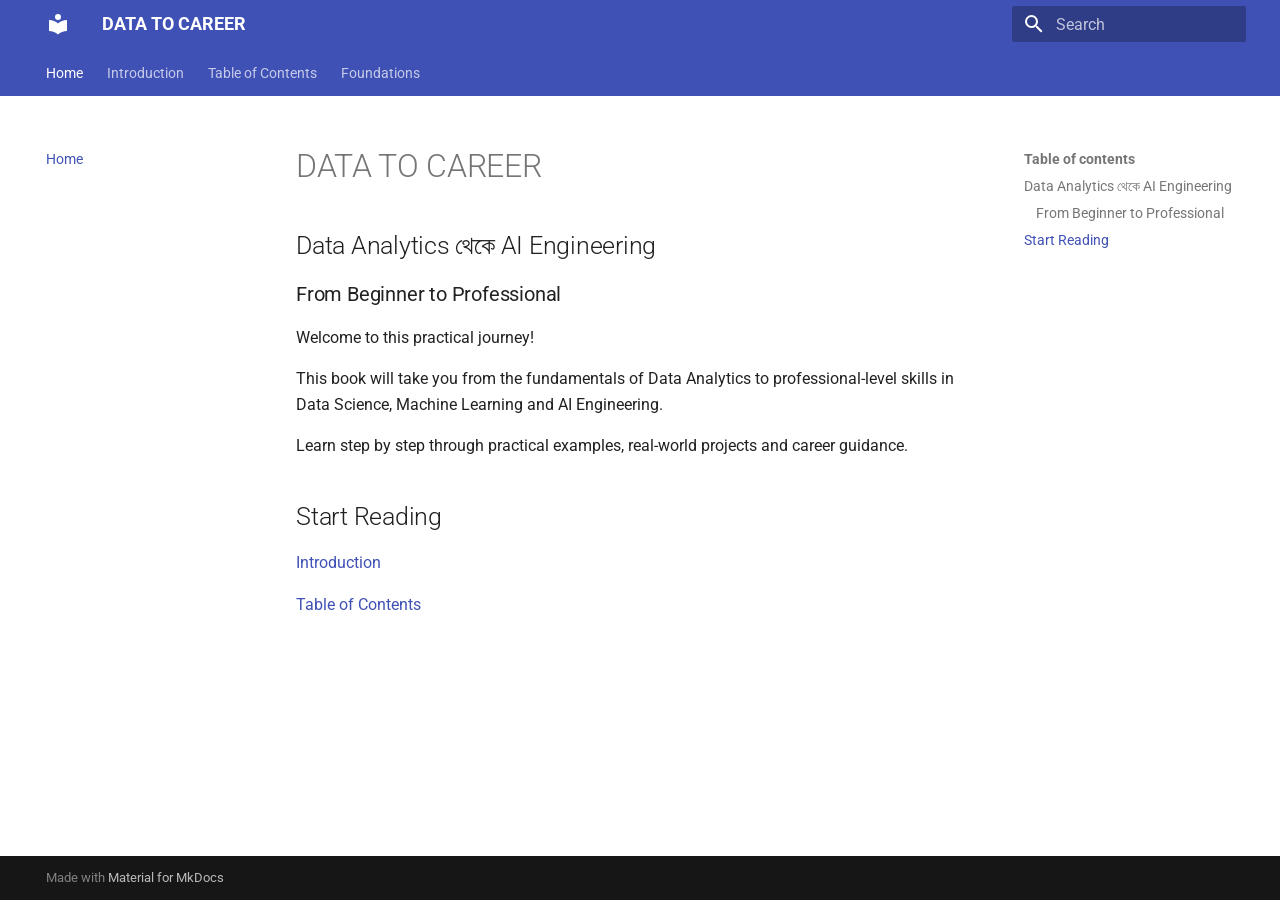
<file: index.html>
<!doctype html>
<html lang="en" class="no-js">
  <head>
    
      <meta charset="utf-8">
      <meta name="viewport" content="width=device-width,initial-scale=1">
      
        <meta name="description" content="Data Analytics থেকে AI Engineering">
      
      
        <meta name="author" content="MD.SHAFIQUL ISLAM">
      
      
      
      
      
        
      
      
      <link rel="icon" href="assets/images/favicon.png">
      <meta name="generator" content="mkdocs-1.6.1, mkdocs-material-9.7.7">
    
    
      
        <title>DATA TO CAREER</title>
      
    
    
      <link rel="stylesheet" href="assets/stylesheets/main.ec1eaa64.min.css">
      
      


    
    
      
    
    
      
        
        
        <link rel="preconnect" href="https://fonts.gstatic.com" crossorigin>
        <link rel="stylesheet" href="https://fonts.googleapis.com/css?family=Roboto:300,300i,400,400i,700,700i%7CRoboto+Mono:400,400i,700,700i&display=fallback">
        <style>:root{--md-text-font:"Roboto";--md-code-font:"Roboto Mono"}</style>
      
    
    
    <script>__md_scope=new URL(".",location),__md_hash=e=>[...e].reduce(((e,_)=>(e<<5)-e+_.charCodeAt(0)),0),__md_get=(e,_=localStorage,t=__md_scope)=>JSON.parse(_.getItem(t.pathname+"."+e)),__md_set=(e,_,t=localStorage,a=__md_scope)=>{try{t.setItem(a.pathname+"."+e,JSON.stringify(_))}catch(e){}}</script>
    
      

    
    
  </head>
  
  
    <body dir="ltr">
  
    
    <input class="md-toggle" data-md-toggle="drawer" type="checkbox" id="__drawer" autocomplete="off">
    <input class="md-toggle" data-md-toggle="search" type="checkbox" id="__search" autocomplete="off">
    <label class="md-overlay" for="__drawer"></label>
    <div data-md-component="skip">
      
        
        <a href="#data-to-career" class="md-skip">
          Skip to content
        </a>
      
    </div>
    <div data-md-component="announce">
      
    </div>
    
    
      

<header class="md-header" data-md-component="header">
  <nav class="md-header__inner md-grid" aria-label="Header">
    <a href="." title="DATA TO CAREER" class="md-header__button md-logo" aria-label="DATA TO CAREER" data-md-component="logo">
      
  
  <svg xmlns="http://www.w3.org/2000/svg" viewBox="0 0 24 24"><path d="M12 8a3 3 0 0 0 3-3 3 3 0 0 0-3-3 3 3 0 0 0-3 3 3 3 0 0 0 3 3m0 3.54C9.64 9.35 6.5 8 3 8v11c3.5 0 6.64 1.35 9 3.54 2.36-2.19 5.5-3.54 9-3.54V8c-3.5 0-6.64 1.35-9 3.54"/></svg>

    </a>
    <label class="md-header__button md-icon" for="__drawer">
      
      <svg xmlns="http://www.w3.org/2000/svg" viewBox="0 0 24 24"><path d="M3 6h18v2H3zm0 5h18v2H3zm0 5h18v2H3z"/></svg>
    </label>
    <div class="md-header__title" data-md-component="header-title">
      <div class="md-header__ellipsis">
        <div class="md-header__topic">
          <span class="md-ellipsis">
            DATA TO CAREER
          </span>
        </div>
        <div class="md-header__topic" data-md-component="header-topic">
          <span class="md-ellipsis">
            
              Home
            
          </span>
        </div>
      </div>
    </div>
    
    
      <script>var palette=__md_get("__palette");if(palette&&palette.color){if("(prefers-color-scheme)"===palette.color.media){var media=matchMedia("(prefers-color-scheme: light)"),input=document.querySelector(media.matches?"[data-md-color-media='(prefers-color-scheme: light)']":"[data-md-color-media='(prefers-color-scheme: dark)']");palette.color.media=input.getAttribute("data-md-color-media"),palette.color.scheme=input.getAttribute("data-md-color-scheme"),palette.color.primary=input.getAttribute("data-md-color-primary"),palette.color.accent=input.getAttribute("data-md-color-accent")}for(var[key,value]of Object.entries(palette.color))document.body.setAttribute("data-md-color-"+key,value)}</script>
    
    
    
      
      
        <label class="md-header__button md-icon" for="__search">
          
          <svg xmlns="http://www.w3.org/2000/svg" viewBox="0 0 24 24"><path d="M9.5 3A6.5 6.5 0 0 1 16 9.5c0 1.61-.59 3.09-1.56 4.23l.27.27h.79l5 5-1.5 1.5-5-5v-.79l-.27-.27A6.52 6.52 0 0 1 9.5 16 6.5 6.5 0 0 1 3 9.5 6.5 6.5 0 0 1 9.5 3m0 2C7 5 5 7 5 9.5S7 14 9.5 14 14 12 14 9.5 12 5 9.5 5"/></svg>
        </label>
        <div class="md-search" data-md-component="search" role="dialog">
  <label class="md-search__overlay" for="__search"></label>
  <div class="md-search__inner" role="search">
    <form class="md-search__form" name="search">
      <input type="text" class="md-search__input" name="query" aria-label="Search" placeholder="Search" autocapitalize="off" autocorrect="off" autocomplete="off" spellcheck="false" data-md-component="search-query" required>
      <label class="md-search__icon md-icon" for="__search">
        
        <svg xmlns="http://www.w3.org/2000/svg" viewBox="0 0 24 24"><path d="M9.5 3A6.5 6.5 0 0 1 16 9.5c0 1.61-.59 3.09-1.56 4.23l.27.27h.79l5 5-1.5 1.5-5-5v-.79l-.27-.27A6.52 6.52 0 0 1 9.5 16 6.5 6.5 0 0 1 3 9.5 6.5 6.5 0 0 1 9.5 3m0 2C7 5 5 7 5 9.5S7 14 9.5 14 14 12 14 9.5 12 5 9.5 5"/></svg>
        
        <svg xmlns="http://www.w3.org/2000/svg" viewBox="0 0 24 24"><path d="M20 11v2H8l5.5 5.5-1.42 1.42L4.16 12l7.92-7.92L13.5 5.5 8 11z"/></svg>
      </label>
      <nav class="md-search__options" aria-label="Search">
        
        <button type="reset" class="md-search__icon md-icon" title="Clear" aria-label="Clear" tabindex="-1">
          
          <svg xmlns="http://www.w3.org/2000/svg" viewBox="0 0 24 24"><path d="M19 6.41 17.59 5 12 10.59 6.41 5 5 6.41 10.59 12 5 17.59 6.41 19 12 13.41 17.59 19 19 17.59 13.41 12z"/></svg>
        </button>
      </nav>
      
        <div class="md-search__suggest" data-md-component="search-suggest"></div>
      
    </form>
    <div class="md-search__output">
      <div class="md-search__scrollwrap" tabindex="0" data-md-scrollfix>
        <div class="md-search-result" data-md-component="search-result">
          <div class="md-search-result__meta">
            Initializing search
          </div>
          <ol class="md-search-result__list" role="presentation"></ol>
        </div>
      </div>
    </div>
  </div>
</div>
      
    
    
  </nav>
  
</header>
    
    <div class="md-container" data-md-component="container">
      
      
        
          
            
<nav class="md-tabs" aria-label="Tabs" data-md-component="tabs">
  <div class="md-grid">
    <ul class="md-tabs__list">
      
        
  
  
  
    
  
  
    <li class="md-tabs__item md-tabs__item--active">
      <a href="." class="md-tabs__link">
        
  
  
    
  
  Home

      </a>
    </li>
  

      
        
  
  
  
  
    <li class="md-tabs__item">
      <a href="introduction.md" class="md-tabs__link">
        
  
  
    
  
  Introduction

      </a>
    </li>
  

      
        
  
  
  
  
    <li class="md-tabs__item">
      <a href="table-of-contents.md" class="md-tabs__link">
        
  
  
    
  
  Table of Contents

      </a>
    </li>
  

      
        
  
  
  
  
    
    
      <li class="md-tabs__item">
        <a href="part-01-foundations/chapter-01.md" class="md-tabs__link">
          
  
  
  Foundations

        </a>
      </li>
    
  

      
    </ul>
  </div>
</nav>
          
        
      
      <main class="md-main" data-md-component="main">
        <div class="md-main__inner md-grid">
          
            
              
              <div class="md-sidebar md-sidebar--primary" data-md-component="sidebar" data-md-type="navigation" >
                <div class="md-sidebar__scrollwrap">
                  <div class="md-sidebar__inner">
                    


  


<nav class="md-nav md-nav--primary md-nav--lifted" aria-label="Navigation" data-md-level="0">
  <label class="md-nav__title" for="__drawer">
    <a href="." title="DATA TO CAREER" class="md-nav__button md-logo" aria-label="DATA TO CAREER" data-md-component="logo">
      
  
  <svg xmlns="http://www.w3.org/2000/svg" viewBox="0 0 24 24"><path d="M12 8a3 3 0 0 0 3-3 3 3 0 0 0-3-3 3 3 0 0 0-3 3 3 3 0 0 0 3 3m0 3.54C9.64 9.35 6.5 8 3 8v11c3.5 0 6.64 1.35 9 3.54 2.36-2.19 5.5-3.54 9-3.54V8c-3.5 0-6.64 1.35-9 3.54"/></svg>

    </a>
    DATA TO CAREER
  </label>
  
  <ul class="md-nav__list" data-md-scrollfix>
    
      
      
  
  
    
  
  
  
    <li class="md-nav__item md-nav__item--active">
      
      <input class="md-nav__toggle md-toggle" type="checkbox" id="__toc">
      
      
        
      
      
        <label class="md-nav__link md-nav__link--active" for="__toc">
          
  
  
  <span class="md-ellipsis">
    
  
    Home
  

    
  </span>
  
  

          <span class="md-nav__icon md-icon"></span>
        </label>
      
      <a href="." class="md-nav__link md-nav__link--active">
        
  
  
  <span class="md-ellipsis">
    
  
    Home
  

    
  </span>
  
  

      </a>
      
        

<nav class="md-nav md-nav--secondary" aria-label="Table of contents">
  
  
  
    
  
  
    <label class="md-nav__title" for="__toc">
      <span class="md-nav__icon md-icon"></span>
      Table of contents
    </label>
    <ul class="md-nav__list" data-md-component="toc" data-md-scrollfix>
      
        <li class="md-nav__item">
  <a href="#data-analytics-ai-engineering" class="md-nav__link">
    <span class="md-ellipsis">
      
        Data Analytics থেকে AI Engineering
      
    </span>
  </a>
  
    <nav class="md-nav" aria-label="Data Analytics থেকে AI Engineering">
      <ul class="md-nav__list">
        
          <li class="md-nav__item">
  <a href="#from-beginner-to-professional" class="md-nav__link">
    <span class="md-ellipsis">
      
        From Beginner to Professional
      
    </span>
  </a>
  
</li>
        
      </ul>
    </nav>
  
</li>
      
        <li class="md-nav__item">
  <a href="#start-reading" class="md-nav__link">
    <span class="md-ellipsis">
      
        Start Reading
      
    </span>
  </a>
  
</li>
      
    </ul>
  
</nav>
      
    </li>
  

    
      
      
  
  
  
  
    <li class="md-nav__item">
      <a href="introduction.md" class="md-nav__link">
        
  
  
  <span class="md-ellipsis">
    
  
    Introduction
  

    
  </span>
  
  

      </a>
    </li>
  

    
      
      
  
  
  
  
    <li class="md-nav__item">
      <a href="table-of-contents.md" class="md-nav__link">
        
  
  
  <span class="md-ellipsis">
    
  
    Table of Contents
  

    
  </span>
  
  

      </a>
    </li>
  

    
      
      
  
  
  
  
    
    
    
    
      
      
        
      
    
    
    <li class="md-nav__item md-nav__item--nested">
      
        
        
        <input class="md-nav__toggle md-toggle " type="checkbox" id="__nav_4" >
        
          
          <label class="md-nav__link" for="__nav_4" id="__nav_4_label" tabindex="0">
            
  
  
  <span class="md-ellipsis">
    
  
    Foundations
  

    
  </span>
  
  

            <span class="md-nav__icon md-icon"></span>
          </label>
        
        <nav class="md-nav" data-md-level="1" aria-labelledby="__nav_4_label" aria-expanded="false">
          <label class="md-nav__title" for="__nav_4">
            <span class="md-nav__icon md-icon"></span>
            
  
    Foundations
  

          </label>
          <ul class="md-nav__list" data-md-scrollfix>
            
              
                
  
  
  
  
    <li class="md-nav__item">
      <a href="part-01-foundations/chapter-01.md" class="md-nav__link">
        
  
  
  <span class="md-ellipsis">
    
  
    Chapter 1
  

    
  </span>
  
  

      </a>
    </li>
  

              
            
              
                
  
  
  
  
    <li class="md-nav__item">
      <a href="part-01-foundations/chapter-02.md" class="md-nav__link">
        
  
  
  <span class="md-ellipsis">
    
  
    Chapter 2
  

    
  </span>
  
  

      </a>
    </li>
  

              
            
          </ul>
        </nav>
      
    </li>
  

    
  </ul>
</nav>
                  </div>
                </div>
              </div>
            
            
              
              <div class="md-sidebar md-sidebar--secondary" data-md-component="sidebar" data-md-type="toc" >
                <div class="md-sidebar__scrollwrap">
                  <div class="md-sidebar__inner">
                    

<nav class="md-nav md-nav--secondary" aria-label="Table of contents">
  
  
  
    
  
  
    <label class="md-nav__title" for="__toc">
      <span class="md-nav__icon md-icon"></span>
      Table of contents
    </label>
    <ul class="md-nav__list" data-md-component="toc" data-md-scrollfix>
      
        <li class="md-nav__item">
  <a href="#data-analytics-ai-engineering" class="md-nav__link">
    <span class="md-ellipsis">
      
        Data Analytics থেকে AI Engineering
      
    </span>
  </a>
  
    <nav class="md-nav" aria-label="Data Analytics থেকে AI Engineering">
      <ul class="md-nav__list">
        
          <li class="md-nav__item">
  <a href="#from-beginner-to-professional" class="md-nav__link">
    <span class="md-ellipsis">
      
        From Beginner to Professional
      
    </span>
  </a>
  
</li>
        
      </ul>
    </nav>
  
</li>
      
        <li class="md-nav__item">
  <a href="#start-reading" class="md-nav__link">
    <span class="md-ellipsis">
      
        Start Reading
      
    </span>
  </a>
  
</li>
      
    </ul>
  
</nav>
                  </div>
                </div>
              </div>
            
          
          
            <div class="md-content" data-md-component="content">
              
              <article class="md-content__inner md-typeset">
                
                  



<h1 id="data-to-career">DATA TO CAREER</h1>
<h2 id="data-analytics-ai-engineering">Data Analytics থেকে AI Engineering</h2>
<h3 id="from-beginner-to-professional">From Beginner to Professional</h3>
<p>Welcome to this practical journey!</p>
<p>This book will take you from the fundamentals
of Data Analytics to professional-level skills
in Data Science, Machine Learning and AI Engineering.</p>
<p>Learn step by step through practical examples,
real-world projects and career guidance.</p>
<h2 id="start-reading">Start Reading</h2>
<p><a href="introduction.md">Introduction</a></p>
<p><a href="table-of-contents.md">Table of Contents</a></p>












                
              </article>
            </div>
          
          
<script>var target=document.getElementById(location.hash.slice(1));target&&target.name&&(target.checked=target.name.startsWith("__tabbed_"))</script>
        </div>
        
          <button type="button" class="md-top md-icon" data-md-component="top" hidden>
  
  <svg xmlns="http://www.w3.org/2000/svg" viewBox="0 0 24 24"><path d="M13 20h-2V8l-5.5 5.5-1.42-1.42L12 4.16l7.92 7.92-1.42 1.42L13 8z"/></svg>
  Back to top
</button>
        
      </main>
      
        <footer class="md-footer">
  
  <div class="md-footer-meta md-typeset">
    <div class="md-footer-meta__inner md-grid">
      <div class="md-copyright">
  
  
    Made with
    <a href="https://squidfunk.github.io/mkdocs-material/" target="_blank" rel="noopener">
      Material for MkDocs
    </a>
  
</div>
      
    </div>
  </div>
</footer>
      
    </div>
    <div class="md-dialog" data-md-component="dialog">
      <div class="md-dialog__inner md-typeset"></div>
    </div>
    
    
    
      
      
      <script id="__config" type="application/json">{"annotate": null, "base": ".", "features": ["navigation.tabs", "navigation.sections", "navigation.top", "search.suggest", "search.highlight", "content.code.copy"], "search": "assets/javascripts/workers/search.2c215733.min.js", "tags": null, "translations": {"clipboard.copied": "Copied to clipboard", "clipboard.copy": "Copy to clipboard", "search.result.more.one": "1 more on this page", "search.result.more.other": "# more on this page", "search.result.none": "No matching documents", "search.result.one": "1 matching document", "search.result.other": "# matching documents", "search.result.placeholder": "Type to start searching", "search.result.term.missing": "Missing", "select.version": "Select version"}, "version": null}</script>
    
    
      <script src="assets/javascripts/bundle.d7400e89.min.js"></script>
      
    
  </body>
</html>
</file>
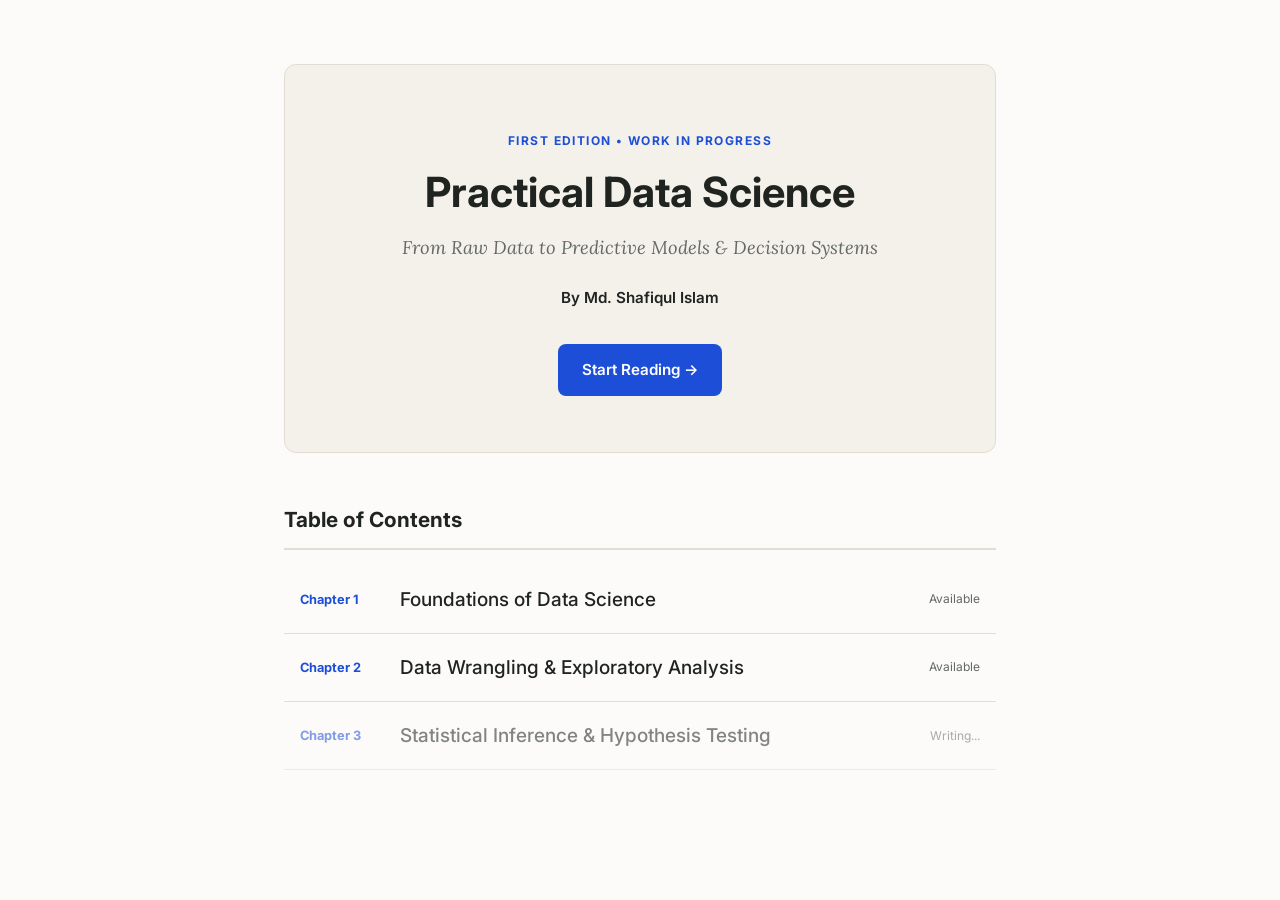
<file: docs/index.html>
<!DOCTYPE html>
<html lang="en" data-theme="light">
<head>
  <meta charset="UTF-8" />
  <meta name="viewport" content="width=device-width, initial-scale=1.0" />
  <title>Practical Data Science</title>
  <link rel="stylesheet" href="book.css" />
</head>
<body class="cover-page">
  <div class="cover-container">
    <header class="book-cover">
      <span class="edition-tag">FIRST EDITION • WORK IN PROGRESS</span>
      <h1>Practical Data Science</h1>
      <p class="subtitle">From Raw Data to Predictive Models & Decision Systems</p>
      <p class="author">By Md. Shafiqul Islam</p>
      <div class="cover-actions">
        <a href="chapters/chapter-1.html" class="btn-primary">Start Reading →</a>
        <button id="resume-btn" class="btn-secondary" style="display:none;">🔖 Resume Bookmark</button>
      </div>
    </header>

    <section class="toc-section">
      <h2>Table of Contents</h2>
      <ol class="toc-list">
        <li>
          <a href="chapters/chapter-1.html">
            <span class="ch-num">Chapter 1</span>
            <span class="ch-title">Foundations of Data Science</span>
            <span class="ch-status">Available</span>
          </a>
        </li>
        <li>
          <a href="chapters/chapter-2.html">
            <span class="ch-num">Chapter 2</span>
            <span class="ch-title">Data Wrangling & Exploratory Analysis</span>
            <span class="ch-status">Available</span>
          </a>
        </li>
        <!-- Copy and paste an <li> block below as you write new chapters -->
        <li class="upcoming">
          <span class="ch-num">Chapter 3</span>
          <span class="ch-title">Statistical Inference & Hypothesis Testing</span>
          <span class="ch-status">Writing...</span>
        </li>
      </ol>
    </section>
  </div>

  <script src="book.js"></script>
</body>
</html>
</file>
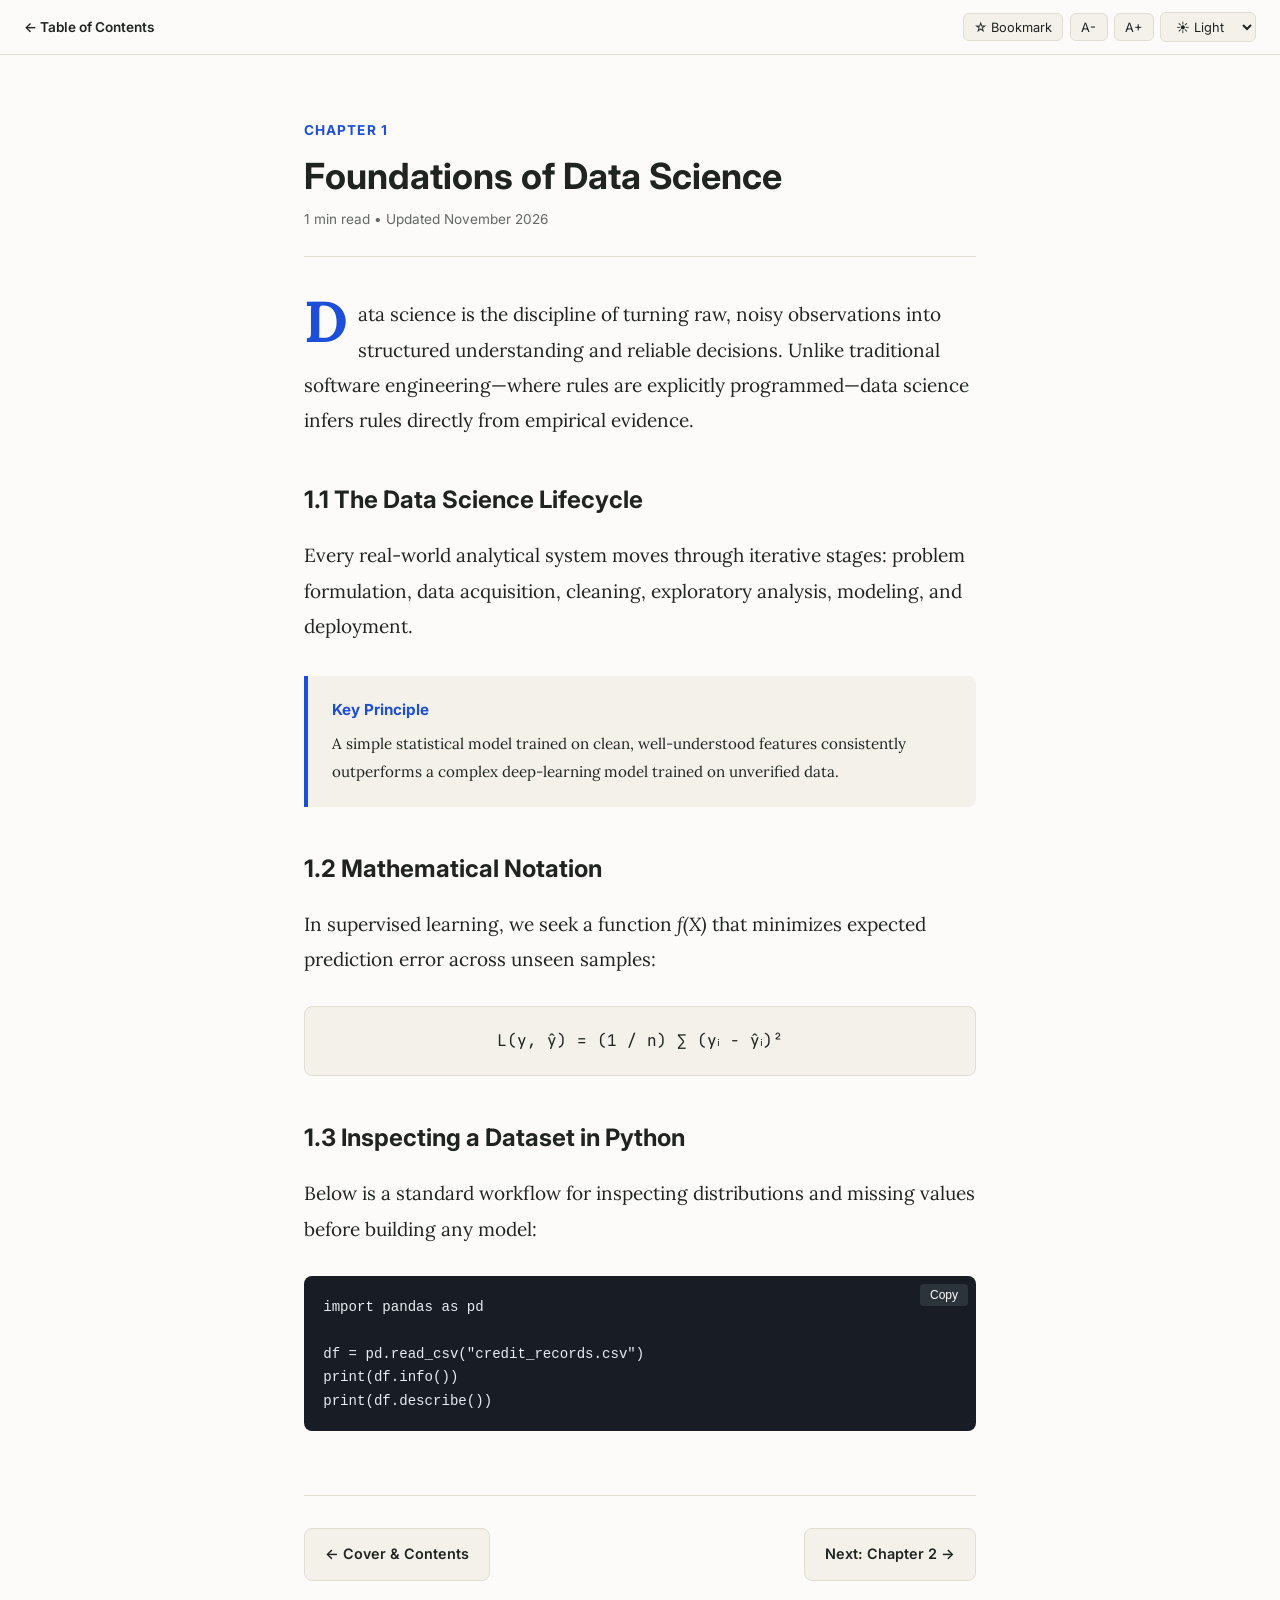
<file: docs/chapters/chapter-1.html>
<!DOCTYPE html>
<html lang="en" data-theme="light">
<head>
  <meta charset="UTF-8" />
  <meta name="viewport" content="width=device-width, initial-scale=1.0" />
  <title>Chapter 1: Foundations of Data Science</title>
  <link rel="stylesheet" href="../book.css" />
</head>
<body>
  <div id="progress-bar"></div>

  <!-- Top Reader Toolbar -->
  <header class="reader-toolbar">
    <div class="toolbar-left">
      <a href="../index.html">← Table of Contents</a>
    </div>
    <div class="toolbar-controls">
      <button id="bookmark-btn" class="tool-btn">☆ Bookmark</button>
      <button id="font-dec" class="tool-btn">A-</button>
      <button id="font-inc" class="tool-btn">A+</button>
      <select id="theme-select" class="theme-select">
        <option value="light">☀️ Light</option>
        <option value="sepia">📜 Sepia</option>
        <option value="dark">🌙 Dark</option>
      </select>
    </div>
  </header>

  <!-- Chapter Body -->
  <main class="chapter-wrapper">
    <header class="chapter-header">
      <span class="chapter-label">Chapter 1</span>
      <h1>Foundations of Data Science</h1>
      <div class="chapter-meta">
        <span id="reading-time">Calculating...</span> • Updated November 2026
      </div>
    </header>

    <article class="book-content">
      <p class="drop-cap">
        Data science is the discipline of turning raw, noisy observations into structured understanding and reliable decisions. Unlike traditional software engineering—where rules are explicitly programmed—data science infers rules directly from empirical evidence.
      </p>

      <h2>1.1 The Data Science Lifecycle</h2>
      <p>
        Every real-world analytical system moves through iterative stages: problem formulation, data acquisition, cleaning, exploratory analysis, modeling, and deployment.
      </p>

      <!-- Custom Callout Box -->
      <div class="callout">
        <span class="callout-title">Key Principle</span>
        A simple statistical model trained on clean, well-understood features consistently outperforms a complex deep-learning model trained on unverified data.
      </div>

      <h2>1.2 Mathematical Notation</h2>
      <p>
        In supervised learning, we seek a function <em>f(X)</em> that minimizes expected prediction error across unseen samples:
      </p>

      <!-- Styled Formula Box -->
      <div class="formula-box">
        L(y, ŷ) = (1 / n) ∑ (yᵢ - ŷᵢ)²
      </div>

      <h2>1.3 Inspecting a Dataset in Python</h2>
      <p>
        Below is a standard workflow for inspecting distributions and missing values before building any model:
      </p>

      <pre><code>import pandas as pd

df = pd.read_csv("credit_records.csv")
print(df.info())
print(df.describe())</code></pre>
    </article>

    <!-- Bottom Chapter Navigation -->
    <footer class="chapter-footer">
      <a href="../index.html" class="nav-link">← Cover & Contents</a>
      <a href="chapter-2.html" class="nav-link">Next: Chapter 2 →</a>
    </footer>
  </main>

  <script src="../book.js"></script>
</body>
</html>
</file>
<file: docs/book.css>
@import url('https://fonts.googleapis.com/css2?family=Inter:wght@400;500;600;700&family=Lora:ital,wght@0,400;0,600;1,400&family=JetBrains+Mono:wght@400;500&display=swap');

:root {
  --bg: #fcfbf9;
  --surface: #f4f1ea;
  --text: #1f2421;
  --muted: #636965;
  --border: #e2ddd2;
  --accent: #1d4ed8;
  --accent-soft: #eff6ff;
  --font-size: 19px;
}

[data-theme="sepia"] {
  --bg: #f4ecd8;
  --surface: #e9dec3;
  --text: #382e24;
  --muted: #6e5e4f;
  --border: #d5c6a9;
  --accent: #9a4e12;
  --accent-soft: #ebdcb9;
}

[data-theme="dark"] {
  --bg: #12151c;
  --surface: #1b202b;
  --text: #e2e6ee;
  --muted: #939cb0;
  --border: #2c3344;
  --accent: #60a5fa;
  --accent-soft: #1e293b;
}

* { box-sizing: border-box; margin: 0; padding: 0; }

body {
  background: var(--bg);
  color: var(--text);
  font-family: 'Lora', Georgia, serif;
  font-size: var(--font-size);
  line-height: 1.85;
  transition: background 0.25s, color 0.25s;
}

/* Progress Bar */
#progress-bar {
  position: fixed;
  top: 0; left: 0;
  height: 3px;
  width: 0%;
  background: var(--accent);
  z-index: 1000;
}

/* Top Reader Toolbar */
.reader-toolbar {
  position: sticky;
  top: 0;
  background: var(--bg);
  border-bottom: 1px solid var(--border);
  padding: 0.75rem 1.5rem;
  display: flex;
  justify-content: space-between;
  align-items: center;
  font-family: 'Inter', sans-serif;
  font-size: 0.85rem;
  z-index: 100;
}

.toolbar-left a {
  text-decoration: none;
  color: var(--text);
  font-weight: 600;
}

.toolbar-controls {
  display: flex;
  gap: 0.4rem;
  align-items: center;
}

.tool-btn, .theme-select {
  background: var(--surface);
  color: var(--text);
  border: 1px solid var(--border);
  padding: 0.35rem 0.65rem;
  border-radius: 6px;
  cursor: pointer;
  font-family: 'Inter', sans-serif;
  font-size: 0.8rem;
}

/* Book Cover Page */
.cover-container {
  max-width: 760px;
  margin: 0 auto;
  padding: 4rem 1.5rem;
}

.book-cover {
  text-align: center;
  padding: 3.5rem 2rem;
  background: var(--surface);
  border: 1px solid var(--border);
  border-radius: 12px;
  margin-bottom: 3rem;
}

.edition-tag {
  font-family: 'Inter', sans-serif;
  font-size: 0.75rem;
  letter-spacing: 0.12em;
  color: var(--accent);
  font-weight: 700;
}

.book-cover h1 {
  font-family: 'Inter', sans-serif;
  font-size: 2.6rem;
  line-height: 1.2;
  margin: 0.75rem 0;
}

.subtitle {
  color: var(--muted);
  font-size: 1.15rem;
  font-style: italic;
  margin-bottom: 1.25rem;
}

.author {
  font-family: 'Inter', sans-serif;
  font-weight: 600;
  font-size: 0.95rem;
  margin-bottom: 2rem;
}

.cover-actions {
  display: flex;
  gap: 1rem;
  justify-content: center;
  flex-wrap: wrap;
}

.btn-primary, .btn-secondary {
  font-family: 'Inter', sans-serif;
  padding: 0.75rem 1.5rem;
  border-radius: 8px;
  text-decoration: none;
  font-weight: 600;
  font-size: 0.95rem;
  cursor: pointer;
}

.btn-primary { background: var(--accent); color: #fff; border: none; }
.btn-secondary { background: var(--bg); color: var(--text); border: 1px solid var(--border); }

/* Table of Contents */
.toc-section h2 {
  font-family: 'Inter', sans-serif;
  font-size: 1.3rem;
  margin-bottom: 1rem;
  padding-bottom: 0.5rem;
  border-bottom: 2px solid var(--border);
}

.toc-list { list-style: none; }

.toc-list li a, .toc-list li.upcoming {
  display: flex;
  align-items: center;
  justify-content: space-between;
  padding: 1rem;
  border-bottom: 1px solid var(--border);
  text-decoration: none;
  color: var(--text);
  font-family: 'Inter', sans-serif;
}

.toc-list li a:hover { background: var(--surface); }
.toc-list li.upcoming { opacity: 0.55; }

.ch-num { font-size: 0.8rem; color: var(--accent); font-weight: 700; width: 100px; }
.ch-title { flex: 1; font-weight: 500; }
.ch-status { font-size: 0.75rem; color: var(--muted); }

/* Chapter Layout */
.chapter-wrapper {
  max-width: 720px;
  margin: 0 auto;
  padding: 3.5rem 1.5rem 6rem;
}

.chapter-header {
  margin-bottom: 2.5rem;
  padding-bottom: 1.5rem;
  border-bottom: 1px solid var(--border);
}

.chapter-label {
  font-family: 'Inter', sans-serif;
  font-size: 0.85rem;
  font-weight: 700;
  text-transform: uppercase;
  letter-spacing: 0.08em;
  color: var(--accent);
}

.chapter-header h1 {
  font-family: 'Inter', sans-serif;
  font-size: 2.25rem;
  line-height: 1.25;
  margin: 0.5rem 0;
}

.chapter-meta {
  font-family: 'Inter', sans-serif;
  font-size: 0.85rem;
  color: var(--muted);
}

/* Book Typography & Elements */
.book-content p { margin-bottom: 1.4rem; }

.book-content h2 {
  font-family: 'Inter', sans-serif;
  font-size: 1.5rem;
  margin: 2.5rem 0 1rem;
}

.book-content h3 {
  font-family: 'Inter', sans-serif;
  font-size: 1.2rem;
  margin: 1.8rem 0 0.75rem;
}

/* Drop Cap for First Paragraph */
.drop-cap::first-letter {
  float: left;
  font-size: 3.6rem;
  line-height: 0.85;
  padding-right: 0.6rem;
  font-weight: 700;
  color: var(--accent);
}

/* Styled Callout Boxes */
.callout {
  background: var(--surface);
  border-left: 4px solid var(--accent);
  padding: 1.25rem 1.5rem;
  margin: 2rem 0;
  border-radius: 0 8px 8px 0;
  font-size: 0.95rem;
}

.callout-title {
  font-family: 'Inter', sans-serif;
  font-weight: 700;
  display: block;
  margin-bottom: 0.4rem;
  color: var(--accent);
}

/* Formula Box */
.formula-box {
  background: var(--surface);
  border: 1px solid var(--border);
  padding: 1.2rem;
  text-align: center;
  border-radius: 8px;
  margin: 1.8rem 0;
  font-family: 'JetBrains Mono', monospace;
  font-size: 1rem;
}

/* Code Blocks */
pre {
  background: #181c24;
  color: #e6edf3;
  padding: 1.2rem;
  border-radius: 8px;
  overflow-x: auto;
  margin: 1.8rem 0;
  font-family: 'JetBrains Mono', monospace;
  font-size: 0.88rem;
  line-height: 1.6;
  position: relative;
}

.copy-btn {
  position: absolute;
  top: 8px; right: 8px;
  background: #2d333b;
  color: #fff;
  border: none;
  padding: 4px 10px;
  border-radius: 4px;
  font-size: 0.75rem;
  cursor: pointer;
}

/* Figures & Images */
figure {
  margin: 2rem 0;
  text-align: center;
}

figure img {
  max-width: 100%;
  border-radius: 8px;
  border: 1px solid var(--border);
}

figcaption {
  font-family: 'Inter', sans-serif;
  font-size: 0.82rem;
  color: var(--muted);
  margin-top: 0.6rem;
}

/* Footer Navigation */
.chapter-footer {
  display: flex;
  justify-content: space-between;
  margin-top: 4rem;
  padding-top: 2rem;
  border-top: 1px solid var(--border);
  font-family: 'Inter', sans-serif;
}

.nav-link {
  text-decoration: none;
  color: var(--text);
  background: var(--surface);
  border: 1px solid var(--border);
  padding: 0.75rem 1.25rem;
  border-radius: 8px;
  font-weight: 600;
  font-size: 0.9rem;
}

/* Print / PDF Styling */
@media print {
  .reader-toolbar, .chapter-footer, #progress-bar { display: none; }
  body { background: #fff; color: #000; font-size: 12pt; }
}
</file>
<file: assets/stylesheets/main.ec1eaa64.min.css>
@charset "UTF-8";html{-webkit-text-size-adjust:none;-moz-text-size-adjust:none;text-size-adjust:none;box-sizing:border-box}*,:after,:before{box-sizing:inherit}@media (prefers-reduced-motion){*,:after,:before{transition:none!important}}body{margin:0}a,button,input,label{-webkit-tap-highlight-color:transparent}a{color:inherit;text-decoration:none}hr{border:0;box-sizing:initial;display:block;height:.05rem;overflow:visible;padding:0}small{font-size:80%}sub,sup{line-height:1em}img{border-style:none}table{border-collapse:initial;border-spacing:0}td,th{font-weight:400;vertical-align:top}button{background:#0000;border:0;font-family:inherit;font-size:inherit;margin:0;padding:0}input{border:0;outline:none}:root{--md-primary-fg-color:#4051b5;--md-primary-fg-color--light:#5d6cc0;--md-primary-fg-color--dark:#303fa1;--md-primary-bg-color:#fff;--md-primary-bg-color--light:#ffffffb3;--md-accent-fg-color:#526cfe;--md-accent-fg-color--transparent:#526cfe1a;--md-accent-bg-color:#fff;--md-accent-bg-color--light:#ffffffb3}[data-md-color-scheme=default]{color-scheme:light}[data-md-color-scheme=default] img[src$="#gh-dark-mode-only"],[data-md-color-scheme=default] img[src$="#only-dark"]{display:none}:root,[data-md-color-scheme=default]{--md-hue:225deg;--md-default-fg-color:#000000de;--md-default-fg-color--light:#0000008a;--md-default-fg-color--lighter:#00000052;--md-default-fg-color--lightest:#00000012;--md-default-bg-color:#fff;--md-default-bg-color--light:#ffffffb3;--md-default-bg-color--lighter:#ffffff4d;--md-default-bg-color--lightest:#ffffff1f;--md-code-fg-color:#36464e;--md-code-bg-color:#f5f5f5;--md-code-bg-color--light:#f5f5f5b3;--md-code-bg-color--lighter:#f5f5f54d;--md-code-hl-color:#4287ff;--md-code-hl-color--light:#4287ff1a;--md-code-hl-number-color:#d52a2a;--md-code-hl-special-color:#db1457;--md-code-hl-function-color:#a846b9;--md-code-hl-constant-color:#6e59d9;--md-code-hl-keyword-color:#3f6ec6;--md-code-hl-string-color:#1c7d4d;--md-code-hl-name-color:var(--md-code-fg-color);--md-code-hl-operator-color:var(--md-default-fg-color--light);--md-code-hl-punctuation-color:var(--md-default-fg-color--light);--md-code-hl-comment-color:var(--md-default-fg-color--light);--md-code-hl-generic-color:var(--md-default-fg-color--light);--md-code-hl-variable-color:var(--md-default-fg-color--light);--md-typeset-color:var(--md-default-fg-color);--md-typeset-a-color:var(--md-primary-fg-color);--md-typeset-del-color:#f5503d26;--md-typeset-ins-color:#0bd57026;--md-typeset-kbd-color:#fafafa;--md-typeset-kbd-accent-color:#fff;--md-typeset-kbd-border-color:#b8b8b8;--md-typeset-mark-color:#ffff0080;--md-typeset-table-color:#0000001f;--md-typeset-table-color--light:rgba(0,0,0,.035);--md-admonition-fg-color:var(--md-default-fg-color);--md-admonition-bg-color:var(--md-default-bg-color);--md-warning-fg-color:#000000de;--md-warning-bg-color:#ff9;--md-footer-fg-color:#fff;--md-footer-fg-color--light:#ffffffb3;--md-footer-fg-color--lighter:#ffffff73;--md-footer-bg-color:#000000de;--md-footer-bg-color--dark:#00000052;--md-shadow-z1:0 0.2rem 0.5rem #0000000d,0 0 0.05rem #0000001a;--md-shadow-z2:0 0.2rem 0.5rem #0000001a,0 0 0.05rem #00000040;--md-shadow-z3:0 0.2rem 0.5rem #0003,0 0 0.05rem #00000059}.md-icon svg{fill:currentcolor;display:block;height:1.2rem;width:1.2rem}body{-webkit-font-smoothing:antialiased;-moz-osx-font-smoothing:grayscale;--md-text-font-family:var(--md-text-font,_),-apple-system,BlinkMacSystemFont,Helvetica,Arial,sans-serif;--md-code-font-family:var(--md-code-font,_),SFMono-Regular,Consolas,Menlo,monospace}aside,body,input{font-feature-settings:"kern","liga";color:var(--md-typeset-color);font-family:var(--md-text-font-family)}code,kbd,pre{font-feature-settings:"kern";font-family:var(--md-code-font-family)}:root{--md-typeset-table-sort-icon:url('data:image/svg+xml;charset=utf-8,<svg xmlns="http://www.w3.org/2000/svg" viewBox="0 0 24 24"><path d="m18 21-4-4h3V7h-3l4-4 4 4h-3v10h3M2 19v-2h10v2M2 13v-2h7v2M2 7V5h4v2z"/></svg>');--md-typeset-table-sort-icon--asc:url('data:image/svg+xml;charset=utf-8,<svg xmlns="http://www.w3.org/2000/svg" viewBox="0 0 24 24"><path d="M19 17h3l-4 4-4-4h3V3h2M2 17h10v2H2M6 5v2H2V5m0 6h7v2H2z"/></svg>');--md-typeset-table-sort-icon--desc:url('data:image/svg+xml;charset=utf-8,<svg xmlns="http://www.w3.org/2000/svg" viewBox="0 0 24 24"><path d="M19 7h3l-4-4-4 4h3v14h2M2 17h10v2H2M6 5v2H2V5m0 6h7v2H2z"/></svg>')}.md-typeset{-webkit-print-color-adjust:exact;color-adjust:exact;font-size:.8rem;line-height:1.6;overflow-wrap:break-word}@media print{.md-typeset{font-size:.68rem}}.md-typeset blockquote,.md-typeset dl,.md-typeset figure,.md-typeset ol,.md-typeset pre,.md-typeset ul{margin-bottom:1em;margin-top:1em}.md-typeset h1{color:var(--md-default-fg-color--light);font-size:2em;line-height:1.3;margin:0 0 1.25em}.md-typeset h1,.md-typeset h2{font-weight:300;letter-spacing:-.01em}.md-typeset h2{font-size:1.5625em;line-height:1.4;margin:1.6em 0 .64em}.md-typeset h3{font-size:1.25em;font-weight:400;letter-spacing:-.01em;line-height:1.5;margin:1.6em 0 .8em}.md-typeset h2+h3{margin-top:.8em}.md-typeset h4{font-weight:700;letter-spacing:-.01em;margin:1em 0}.md-typeset h5,.md-typeset h6{color:var(--md-default-fg-color--light);font-size:.8em;font-weight:700;letter-spacing:-.01em;margin:1.25em 0}.md-typeset h5{text-transform:uppercase}.md-typeset h5 code{text-transform:none}.md-typeset hr{border-bottom:.05rem solid var(--md-default-fg-color--lightest);display:flow-root;margin:1.5em 0}.md-typeset a{color:var(--md-typeset-a-color);word-break:break-word}.md-typeset a,.md-typeset a:before{transition:color 125ms}.md-typeset a:focus,.md-typeset a:hover{color:var(--md-accent-fg-color)}.md-typeset a:focus code,.md-typeset a:hover code{background-color:var(--md-accent-fg-color--transparent);color:var(--md-accent-fg-color)}.md-typeset a code{color:var(--md-typeset-a-color)}.md-typeset a.focus-visible{outline-color:var(--md-accent-fg-color);outline-offset:.2rem}.md-typeset code,.md-typeset kbd,.md-typeset pre{color:var(--md-code-fg-color);direction:ltr;font-variant-ligatures:none;transition:background-color 125ms}@media print{.md-typeset code,.md-typeset kbd,.md-typeset pre{white-space:pre-wrap}}.md-typeset code{background-color:var(--md-code-bg-color);border-radius:.1rem;-webkit-box-decoration-break:clone;box-decoration-break:clone;font-size:.85em;padding:0 .2941176471em;transition:color 125ms,background-color 125ms;word-break:break-word}.md-typeset code:not(.focus-visible){-webkit-tap-highlight-color:transparent;outline:none}.md-typeset pre{display:flow-root;line-height:1.4;position:relative}.md-typeset pre>code{-webkit-box-decoration-break:slice;box-decoration-break:slice;box-shadow:none;display:block;margin:0;outline-color:var(--md-accent-fg-color);overflow:auto;padding:.7720588235em 1.1764705882em;scrollbar-color:var(--md-default-fg-color--lighter) #0000;scrollbar-width:thin;touch-action:auto;word-break:normal}.md-typeset pre>code:hover{scrollbar-color:var(--md-accent-fg-color) #0000}.md-typeset pre>code::-webkit-scrollbar{height:.2rem;width:.2rem}.md-typeset pre>code::-webkit-scrollbar-thumb{background-color:var(--md-default-fg-color--lighter)}.md-typeset pre>code::-webkit-scrollbar-thumb:hover{background-color:var(--md-accent-fg-color)}.md-typeset kbd{background-color:var(--md-typeset-kbd-color);border-radius:.1rem;box-shadow:0 .1rem 0 .05rem var(--md-typeset-kbd-border-color),0 .1rem 0 var(--md-typeset-kbd-border-color),0 -.1rem .2rem var(--md-typeset-kbd-accent-color) inset;color:var(--md-default-fg-color);display:inline-block;font-size:.75em;padding:0 .6666666667em;vertical-align:text-top;word-break:break-word}.md-typeset mark{background-color:var(--md-typeset-mark-color);-webkit-box-decoration-break:clone;box-decoration-break:clone;color:inherit;word-break:break-word}.md-typeset abbr{cursor:help;text-decoration:none}.md-typeset [data-preview],.md-typeset abbr{border-bottom:.05rem dotted var(--md-default-fg-color--light)}.md-typeset small{opacity:.75}[dir=ltr] .md-typeset sub,[dir=ltr] .md-typeset sup{margin-left:.078125em}[dir=rtl] .md-typeset sub,[dir=rtl] .md-typeset sup{margin-right:.078125em}[dir=ltr] .md-typeset blockquote{padding-left:.6rem}[dir=rtl] .md-typeset blockquote{padding-right:.6rem}[dir=ltr] .md-typeset blockquote{border-left:.2rem solid var(--md-default-fg-color--lighter)}[dir=rtl] .md-typeset blockquote{border-right:.2rem solid var(--md-default-fg-color--lighter)}.md-typeset blockquote{color:var(--md-default-fg-color--light);margin-left:0;margin-right:0}.md-typeset ul{list-style-type:disc}.md-typeset ul[type]{list-style-type:revert-layer}[dir=ltr] .md-typeset ol,[dir=ltr] .md-typeset ul{margin-left:.625em}[dir=rtl] .md-typeset ol,[dir=rtl] .md-typeset ul{margin-right:.625em}.md-typeset ol,.md-typeset ul{padding:0}.md-typeset ol:not([hidden]),.md-typeset ul:not([hidden]){display:flow-root}.md-typeset ol ol,.md-typeset ul ol{list-style-type:lower-alpha}.md-typeset ol ol ol,.md-typeset ul ol ol{list-style-type:lower-roman}.md-typeset ol ol ol ol,.md-typeset ul ol ol ol{list-style-type:upper-alpha}.md-typeset ol ol ol ol ol,.md-typeset ul ol ol ol ol{list-style-type:upper-roman}.md-typeset ol[type],.md-typeset ul[type]{list-style-type:revert-layer}[dir=ltr] .md-typeset ol li,[dir=ltr] .md-typeset ul li{margin-left:1.25em}[dir=rtl] .md-typeset ol li,[dir=rtl] .md-typeset ul li{margin-right:1.25em}.md-typeset ol li,.md-typeset ul li{margin-bottom:.5em}.md-typeset ol li blockquote,.md-typeset ol li p,.md-typeset ul li blockquote,.md-typeset ul li p{margin:.5em 0}.md-typeset ol li:last-child,.md-typeset ul li:last-child{margin-bottom:0}[dir=ltr] .md-typeset ol li ol,[dir=ltr] .md-typeset ol li ul,[dir=ltr] .md-typeset ul li ol,[dir=ltr] .md-typeset ul li ul{margin-left:.625em}[dir=rtl] .md-typeset ol li ol,[dir=rtl] .md-typeset ol li ul,[dir=rtl] .md-typeset ul li ol,[dir=rtl] .md-typeset ul li ul{margin-right:.625em}.md-typeset ol li ol,.md-typeset ol li ul,.md-typeset ul li ol,.md-typeset ul li ul{margin-bottom:.5em;margin-top:.5em}[dir=ltr] .md-typeset dd{margin-left:1.875em}[dir=rtl] .md-typeset dd{margin-right:1.875em}.md-typeset dd{margin-bottom:1.5em;margin-top:1em}.md-typeset img,.md-typeset svg,.md-typeset video{height:auto;max-width:100%}.md-typeset img[align=left]{margin:1em 1em 1em 0}.md-typeset img[align=right]{margin:1em 0 1em 1em}.md-typeset img[align]:only-child{margin-top:0}.md-typeset figure{display:flow-root;margin:1em auto;max-width:100%;text-align:center;width:fit-content}.md-typeset figure img{display:block;margin:0 auto}.md-typeset figcaption{font-style:italic;margin:1em auto;max-width:24rem}.md-typeset iframe{max-width:100%}.md-typeset table:not([class]){background-color:var(--md-default-bg-color);border:.05rem solid var(--md-typeset-table-color);border-radius:.1rem;display:inline-block;font-size:.64rem;max-width:100%;overflow:auto;touch-action:auto}@media print{.md-typeset table:not([class]){display:table}}.md-typeset table:not([class])+*{margin-top:1.5em}.md-typeset table:not([class]) td>:first-child,.md-typeset table:not([class]) th>:first-child{margin-top:0}.md-typeset table:not([class]) td>:last-child,.md-typeset table:not([class]) th>:last-child{margin-bottom:0}.md-typeset table:not([class]) td:not([align]),.md-typeset table:not([class]) th:not([align]){text-align:left}[dir=rtl] .md-typeset table:not([class]) td:not([align]),[dir=rtl] .md-typeset table:not([class]) th:not([align]){text-align:right}.md-typeset table:not([class]) th{font-weight:700;min-width:5rem;padding:.9375em 1.25em;vertical-align:top}.md-typeset table:not([class]) td{border-top:.05rem solid var(--md-typeset-table-color);padding:.9375em 1.25em;vertical-align:top}.md-typeset table:not([class]) tbody tr{transition:background-color 125ms}.md-typeset table:not([class]) tbody tr:hover{background-color:var(--md-typeset-table-color--light);box-shadow:0 .05rem 0 var(--md-default-bg-color) inset}.md-typeset table:not([class]) a{word-break:normal}.md-typeset table th[role=columnheader]{cursor:pointer}[dir=ltr] .md-typeset table th[role=columnheader]:after{margin-left:.5em}[dir=rtl] .md-typeset table th[role=columnheader]:after{margin-right:.5em}.md-typeset table th[role=columnheader]:after{content:"";display:inline-block;height:1.2em;-webkit-mask-image:var(--md-typeset-table-sort-icon);mask-image:var(--md-typeset-table-sort-icon);-webkit-mask-repeat:no-repeat;mask-repeat:no-repeat;-webkit-mask-size:contain;mask-size:contain;transition:background-color 125ms;vertical-align:text-bottom;width:1.2em}.md-typeset table th[role=columnheader]:hover:after{background-color:var(--md-default-fg-color--lighter)}.md-typeset table th[role=columnheader][aria-sort=ascending]:after{background-color:var(--md-default-fg-color--light);-webkit-mask-image:var(--md-typeset-table-sort-icon--asc);mask-image:var(--md-typeset-table-sort-icon--asc)}.md-typeset table th[role=columnheader][aria-sort=descending]:after{background-color:var(--md-default-fg-color--light);-webkit-mask-image:var(--md-typeset-table-sort-icon--desc);mask-image:var(--md-typeset-table-sort-icon--desc)}.md-typeset__scrollwrap{margin:1em -.8rem;overflow-x:auto;touch-action:auto}.md-typeset__table{display:inline-block;margin-bottom:.5em;padding:0 .8rem}@media print{.md-typeset__table{display:block}}html .md-typeset__table table{display:table;margin:0;overflow:hidden;width:100%}@media screen and (max-width:44.984375em){.md-content__inner>pre{margin:1em -.8rem}.md-content__inner>pre code{border-radius:0}}.md-typeset .md-author{border-radius:100%;display:block;flex-shrink:0;height:1.6rem;overflow:hidden;position:relative;transition:color 125ms,transform 125ms;width:1.6rem}.md-typeset .md-author img{display:block}.md-typeset .md-author--more{background:var(--md-default-fg-color--lightest);color:var(--md-default-fg-color--lighter);font-size:.6rem;font-weight:700;line-height:1.6rem;text-align:center}.md-typeset .md-author--long{height:2.4rem;width:2.4rem}.md-typeset a.md-author{transform:scale(1)}.md-typeset a.md-author img{border-radius:100%;filter:grayscale(100%) opacity(75%);transition:filter 125ms}.md-typeset a.md-author:focus,.md-typeset a.md-author:hover{transform:scale(1.1);z-index:1}.md-typeset a.md-author:focus img,.md-typeset a.md-author:hover img{filter:grayscale(0)}.md-banner{background-color:var(--md-footer-bg-color);color:var(--md-footer-fg-color);overflow:auto}@media print{.md-banner{display:none}}.md-banner--warning{background-color:var(--md-warning-bg-color);color:var(--md-warning-fg-color)}.md-banner__inner{font-size:.7rem;margin:.6rem auto;padding:0 .8rem}[dir=ltr] .md-banner__button{float:right}[dir=rtl] .md-banner__button{float:left}.md-banner__button{color:inherit;cursor:pointer;transition:opacity .25s}.no-js .md-banner__button{display:none}.md-banner__button:hover{opacity:.7}html{font-size:125%;height:100%;overflow-x:hidden}@media screen and (min-width:100em){html{font-size:137.5%}}@media screen and (min-width:125em){html{font-size:150%}}body{background-color:var(--md-default-bg-color);display:flex;flex-direction:column;font-size:.5rem;min-height:100%;position:relative;width:100%}@media print{body{display:block}}@media screen and (max-width:59.984375em){body[data-md-scrolllock]{position:fixed}}.md-grid{margin-left:auto;margin-right:auto;max-width:61rem}.md-container{display:flex;flex-direction:column;flex-grow:1}@media print{.md-container{display:block}}.md-main{flex-grow:1}.md-main__inner{display:flex;height:100%;margin-top:1.5rem}.md-ellipsis{overflow:hidden;text-overflow:ellipsis}.md-toggle{display:none}.md-option{height:0;opacity:0;position:absolute;width:0}.md-option:checked+label:not([hidden]){display:block}.md-option.focus-visible+label{outline-color:var(--md-accent-fg-color);outline-style:auto}.md-skip{background-color:var(--md-default-fg-color);border-radius:.1rem;color:var(--md-default-bg-color);font-size:.64rem;margin:.5rem;opacity:0;outline-color:var(--md-accent-fg-color);padding:.3rem .5rem;position:fixed;transform:translateY(.4rem);z-index:-1}.md-skip:focus{opacity:1;transform:translateY(0);transition:transform .25s cubic-bezier(.4,0,.2,1),opacity 175ms 75ms;z-index:10}@page{margin:25mm}:root{--md-clipboard-icon:url('data:image/svg+xml;charset=utf-8,<svg xmlns="http://www.w3.org/2000/svg" viewBox="0 0 24 24"><path d="M19 21H8V7h11m0-2H8a2 2 0 0 0-2 2v14a2 2 0 0 0 2 2h11a2 2 0 0 0 2-2V7a2 2 0 0 0-2-2m-3-4H4a2 2 0 0 0-2 2v14h2V3h12z"/></svg>')}.md-clipboard{border-radius:.1rem;color:var(--md-default-fg-color--lightest);cursor:pointer;height:1.5em;outline-color:var(--md-accent-fg-color);outline-offset:.1rem;transition:color .25s;width:1.5em;z-index:1}@media print{.md-clipboard{display:none}}.md-clipboard:not(.focus-visible){-webkit-tap-highlight-color:transparent;outline:none}:hover>.md-clipboard{color:var(--md-default-fg-color--light)}.md-clipboard:focus,.md-clipboard:hover{color:var(--md-accent-fg-color)}.md-clipboard:after{background-color:currentcolor;content:"";display:block;height:1.125em;margin:0 auto;-webkit-mask-image:var(--md-clipboard-icon);mask-image:var(--md-clipboard-icon);-webkit-mask-position:center;mask-position:center;-webkit-mask-repeat:no-repeat;mask-repeat:no-repeat;-webkit-mask-size:contain;mask-size:contain;width:1.125em}.md-clipboard--inline{cursor:pointer}.md-clipboard--inline code{transition:color .25s,background-color .25s}.md-clipboard--inline:focus code,.md-clipboard--inline:hover code{background-color:var(--md-accent-fg-color--transparent);color:var(--md-accent-fg-color)}:root{--md-code-select-icon:url('data:image/svg+xml;charset=utf-8,<svg xmlns="http://www.w3.org/2000/svg" viewBox="0 0 24 24"><path d="M19 19h-4v2h4c1.1 0 2-.9 2-2v-4h-2m0-12h-4v2h4v4h2V5c0-1.1-.9-2-2-2M5 5h4V3H5c-1.1 0-2 .9-2 2v4h2m0 6H3v4c0 1.1.9 2 2 2h4v-2H5zm2-4h2v2H7zm4 0h2v2h-2zm4 0h2v2h-2zM7 7h2v2H7zm4 0h2v2h-2zm4 0h2v2h-2zm-8 8h2v2H7zm4 0h2v2h-2zm4 0h2v2h-2z"/></svg>');--md-code-copy-icon:url('data:image/svg+xml;charset=utf-8,<svg xmlns="http://www.w3.org/2000/svg" viewBox="0 0 24 24"><path d="M19 21H8V7h11m0-2H8a2 2 0 0 0-2 2v14a2 2 0 0 0 2 2h11a2 2 0 0 0 2-2V7a2 2 0 0 0-2-2m-3-4H4a2 2 0 0 0-2 2v14h2V3h12z"/></svg>')}.md-typeset .md-code__content{display:grid}.md-code__nav{background-color:var(--md-code-bg-color--lighter);border-radius:.1rem;display:flex;gap:.2rem;padding:.2rem;position:absolute;right:.25em;top:.25em;transition:background-color .25s;z-index:1}:hover>.md-code__nav{background-color:var(--md-code-bg-color--light)}.md-code__button{color:var(--md-default-fg-color--lightest);cursor:pointer;display:block;height:1.5em;outline-color:var(--md-accent-fg-color);outline-offset:.1rem;transition:color .25s;width:1.5em}:hover>*>.md-code__button{color:var(--md-default-fg-color--light)}.md-code__button.focus-visible,.md-code__button:hover{color:var(--md-accent-fg-color)}.md-code__button--active{color:var(--md-default-fg-color)!important}.md-code__button:after{background-color:currentcolor;content:"";display:block;height:1.125em;margin:0 auto;-webkit-mask-position:center;mask-position:center;-webkit-mask-repeat:no-repeat;mask-repeat:no-repeat;-webkit-mask-size:contain;mask-size:contain;width:1.125em}.md-code__button[data-md-type=select]:after{-webkit-mask-image:var(--md-code-select-icon);mask-image:var(--md-code-select-icon)}.md-code__button[data-md-type=copy]:after{-webkit-mask-image:var(--md-code-copy-icon);mask-image:var(--md-code-copy-icon)}@keyframes consent{0%{opacity:0;transform:translateY(100%)}to{opacity:1;transform:translateY(0)}}@keyframes overlay{0%{opacity:0}to{opacity:1}}.md-consent__overlay{animation:overlay .25s both;-webkit-backdrop-filter:blur(.1rem);backdrop-filter:blur(.1rem);background-color:#0000008a;height:100%;opacity:1;position:fixed;top:0;width:100%;z-index:5}.md-consent__inner{animation:consent .5s cubic-bezier(.1,.7,.1,1) both;background-color:var(--md-default-bg-color);border:0;border-radius:.1rem;bottom:0;box-shadow:0 0 .2rem #0000001a,0 .2rem .4rem #0003;max-height:100%;overflow:auto;padding:0;position:fixed;width:100%;z-index:5}.md-consent__form{padding:.8rem}.md-consent__settings{display:none;margin:1em 0}input:checked+.md-consent__settings{display:block}.md-consent__controls{margin-bottom:.8rem}.md-typeset .md-consent__controls .md-button{display:inline}@media screen and (max-width:44.984375em){.md-typeset .md-consent__controls .md-button{display:block;margin-top:.4rem;text-align:center;width:100%}}.md-consent label{cursor:pointer}.md-content{flex-grow:1;min-width:0}.md-content__inner{margin:0 .8rem 1.2rem;padding-top:.6rem}@media screen and (min-width:76.25em){[dir=ltr] .md-sidebar--primary:not([hidden])~.md-content>.md-content__inner{margin-left:1.2rem}[dir=ltr] .md-sidebar--secondary:not([hidden])~.md-content>.md-content__inner,[dir=rtl] .md-sidebar--primary:not([hidden])~.md-content>.md-content__inner{margin-right:1.2rem}[dir=rtl] .md-sidebar--secondary:not([hidden])~.md-content>.md-content__inner{margin-left:1.2rem}}.md-content__inner:before{content:"";display:block;height:.4rem}.md-content__inner>:last-child{margin-bottom:0}[dir=ltr] .md-content__button{float:right}[dir=rtl] .md-content__button{float:left}[dir=ltr] .md-content__button{margin-left:.4rem}[dir=rtl] .md-content__button{margin-right:.4rem}.md-content__button{margin:.4rem 0;padding:0}@media print{.md-content__button{display:none}}.md-typeset .md-content__button{color:var(--md-default-fg-color--lighter)}.md-content__button svg{display:inline;vertical-align:top}[dir=rtl] .md-content__button svg{transform:scaleX(-1)}[dir=ltr] .md-dialog{right:.8rem}[dir=rtl] .md-dialog{left:.8rem}.md-dialog{background-color:var(--md-default-fg-color);border-radius:.1rem;bottom:.8rem;box-shadow:var(--md-shadow-z3);min-width:11.1rem;opacity:0;padding:.4rem .6rem;pointer-events:none;position:fixed;transform:translateY(100%);transition:transform 0ms .4s,opacity .4s;z-index:4}@media print{.md-dialog{display:none}}.md-dialog--active{opacity:1;pointer-events:auto;transform:translateY(0);transition:transform .4s cubic-bezier(.075,.85,.175,1),opacity .4s}.md-dialog__inner{color:var(--md-default-bg-color);font-size:.7rem}.md-feedback{margin:2em 0 1em;text-align:center}.md-feedback fieldset{border:none;margin:0;padding:0}.md-feedback__title{font-weight:700;margin:1em auto}.md-feedback__inner{position:relative}.md-feedback__list{display:flex;flex-wrap:wrap;place-content:baseline center;position:relative}.md-feedback__list:hover .md-icon:not(:disabled){color:var(--md-default-fg-color--lighter)}:disabled .md-feedback__list{min-height:1.8rem}.md-feedback__icon{color:var(--md-default-fg-color--light);cursor:pointer;flex-shrink:0;margin:0 .1rem;transition:color 125ms}.md-feedback__icon:not(:disabled).md-icon:hover{color:var(--md-accent-fg-color)}.md-feedback__icon:disabled{color:var(--md-default-fg-color--lightest);pointer-events:none}.md-feedback__note{opacity:0;position:relative;transform:translateY(.4rem);transition:transform .4s cubic-bezier(.1,.7,.1,1),opacity .15s}.md-feedback__note>*{margin:0 auto;max-width:16rem}:disabled .md-feedback__note{opacity:1;transform:translateY(0)}@media print{.md-feedback{display:none}}.md-footer{background-color:var(--md-footer-bg-color);color:var(--md-footer-fg-color)}@media print{.md-footer{display:none}}.md-footer__inner{justify-content:space-between;overflow:auto;padding:.2rem}.md-footer__inner:not([hidden]){display:flex}.md-footer__link{align-items:end;display:flex;flex-grow:0.01;margin-bottom:.4rem;margin-top:1rem;max-width:100%;outline-color:var(--md-accent-fg-color);overflow:hidden;transition:opacity .25s}.md-footer__link:focus,.md-footer__link:hover{opacity:.7}[dir=rtl] .md-footer__link svg{transform:scaleX(-1)}@media screen and (max-width:44.984375em){.md-footer__link--prev{flex-shrink:0}.md-footer__link--prev .md-footer__title{display:none}}[dir=ltr] .md-footer__link--next{margin-left:auto}[dir=rtl] .md-footer__link--next{margin-right:auto}.md-footer__link--next{text-align:right}[dir=rtl] .md-footer__link--next{text-align:left}.md-footer__title{flex-grow:1;font-size:.9rem;margin-bottom:.7rem;max-width:calc(100% - 2.4rem);padding:0 1rem;white-space:nowrap}.md-footer__button{margin:.2rem;padding:.4rem}.md-footer__direction{font-size:.64rem;opacity:.7}.md-footer-meta{background-color:var(--md-footer-bg-color--dark)}.md-footer-meta__inner{display:flex;flex-wrap:wrap;justify-content:space-between;padding:.2rem}html .md-footer-meta.md-typeset a{color:var(--md-footer-fg-color--light)}html .md-footer-meta.md-typeset a:focus,html .md-footer-meta.md-typeset a:hover{color:var(--md-footer-fg-color)}.md-copyright{color:var(--md-footer-fg-color--lighter);font-size:.64rem;margin:auto .6rem;padding:.4rem 0;width:100%}@media screen and (min-width:45em){.md-copyright{width:auto}}.md-copyright__highlight{color:var(--md-footer-fg-color--light)}.md-social{display:inline-flex;gap:.2rem;margin:0 .4rem;padding:.2rem 0 .6rem}@media screen and (min-width:45em){.md-social{padding:.6rem 0}}.md-social__link{display:inline-block;height:1.6rem;text-align:center;width:1.6rem}.md-social__link:before{line-height:1.9}.md-social__link svg{fill:currentcolor;max-height:.8rem;vertical-align:-25%}.md-typeset .md-button{border:.1rem solid;border-radius:.1rem;color:var(--md-primary-fg-color);cursor:pointer;display:inline-block;font-weight:700;padding:.625em 2em;transition:color 125ms,background-color 125ms,border-color 125ms}.md-typeset .md-button--primary{background-color:var(--md-primary-fg-color);border-color:var(--md-primary-fg-color);color:var(--md-primary-bg-color)}.md-typeset .md-button:focus,.md-typeset .md-button:hover{background-color:var(--md-accent-fg-color);border-color:var(--md-accent-fg-color);color:var(--md-accent-bg-color)}[dir=ltr] .md-typeset .md-input{border-top-left-radius:.1rem}[dir=ltr] .md-typeset .md-input,[dir=rtl] .md-typeset .md-input{border-top-right-radius:.1rem}[dir=rtl] .md-typeset .md-input{border-top-left-radius:.1rem}.md-typeset .md-input{border-bottom:.1rem solid var(--md-default-fg-color--lighter);box-shadow:var(--md-shadow-z1);font-size:.8rem;height:1.8rem;padding:0 .6rem;transition:border .25s,box-shadow .25s}.md-typeset .md-input:focus,.md-typeset .md-input:hover{border-bottom-color:var(--md-accent-fg-color);box-shadow:var(--md-shadow-z2)}.md-typeset .md-input--stretch{width:100%}.md-header{background-color:var(--md-primary-fg-color);box-shadow:0 0 .2rem #0000,0 .2rem .4rem #0000;color:var(--md-primary-bg-color);display:block;left:0;position:sticky;right:0;top:0;z-index:4}@media print{.md-header{display:none}}.md-header[hidden]{transform:translateY(-100%);transition:transform .25s cubic-bezier(.8,0,.6,1),box-shadow .25s}.md-header--shadow{box-shadow:0 0 .2rem #0000001a,0 .2rem .4rem #0003;transition:transform .25s cubic-bezier(.1,.7,.1,1),box-shadow .25s}.md-header__inner{align-items:center;display:flex;padding:0 .2rem}.md-header__button{color:currentcolor;cursor:pointer;margin:.2rem;outline-color:var(--md-accent-fg-color);padding:.4rem;position:relative;transition:opacity .25s;vertical-align:middle;z-index:1}.md-header__button:hover{opacity:.7}.md-header__button:not([hidden]){display:inline-block}.md-header__button:not(.focus-visible){-webkit-tap-highlight-color:transparent;outline:none}.md-header__button.md-logo{margin:.2rem;padding:.4rem}@media screen and (max-width:76.234375em){.md-header__button.md-logo{display:none}}.md-header__button.md-logo img,.md-header__button.md-logo svg{fill:currentcolor;display:block;height:1.2rem;width:auto}@media screen and (min-width:60em){.md-header__button[for=__search]{display:none}}.no-js .md-header__button[for=__search]{display:none}[dir=rtl] .md-header__button[for=__search] svg{transform:scaleX(-1)}@media screen and (min-width:76.25em){.md-header__button[for=__drawer]{display:none}}.md-header__topic{display:flex;max-width:100%;position:absolute;transition:transform .4s cubic-bezier(.1,.7,.1,1),opacity .15s;white-space:nowrap}.md-header__topic+.md-header__topic{opacity:0;pointer-events:none;transform:translateX(1.25rem);transition:transform .4s cubic-bezier(1,.7,.1,.1),opacity .15s;z-index:-1}[dir=rtl] .md-header__topic+.md-header__topic{transform:translateX(-1.25rem)}.md-header__topic:first-child{font-weight:700}[dir=ltr] .md-header__title{margin-left:1rem;margin-right:.4rem}[dir=rtl] .md-header__title{margin-left:.4rem;margin-right:1rem}.md-header__title{flex-grow:1;font-size:.9rem;height:2.4rem;line-height:2.4rem}.md-header__title--active .md-header__topic{opacity:0;pointer-events:none;transform:translateX(-1.25rem);transition:transform .4s cubic-bezier(1,.7,.1,.1),opacity .15s;z-index:-1}[dir=rtl] .md-header__title--active .md-header__topic{transform:translateX(1.25rem)}.md-header__title--active .md-header__topic+.md-header__topic{opacity:1;pointer-events:auto;transform:translateX(0);transition:transform .4s cubic-bezier(.1,.7,.1,1),opacity .15s;z-index:0}.md-header__title>.md-header__ellipsis{height:100%;position:relative;width:100%}.md-header__option{display:flex;flex-shrink:0;max-width:100%;transition:max-width 0ms .25s,opacity .25s .25s;white-space:nowrap}[data-md-toggle=search]:checked~.md-header .md-header__option{max-width:0;opacity:0;transition:max-width 0ms,opacity 0ms}.md-header__option>input{bottom:0}.md-header__source{display:none}@media screen and (min-width:60em){[dir=ltr] .md-header__source{margin-left:1rem}[dir=rtl] .md-header__source{margin-right:1rem}.md-header__source{display:block;max-width:11.7rem;width:11.7rem}}@media screen and (min-width:76.25em){[dir=ltr] .md-header__source{margin-left:1.4rem}[dir=rtl] .md-header__source{margin-right:1.4rem}}.md-meta{color:var(--md-default-fg-color--light);font-size:.7rem;line-height:1.3}.md-meta__list{display:inline-flex;flex-wrap:wrap;list-style:none;margin:0;padding:0}.md-meta__item:not(:last-child):after{content:"·";margin-left:.2rem;margin-right:.2rem}.md-meta__link{color:var(--md-typeset-a-color)}.md-meta__link:focus,.md-meta__link:hover{color:var(--md-accent-fg-color)}.md-draft{background-color:#ff1744;border-radius:.125em;color:#fff;display:inline-block;font-weight:700;padding-left:.5714285714em;padding-right:.5714285714em}:root{--md-nav-icon--prev:url('data:image/svg+xml;charset=utf-8,<svg xmlns="http://www.w3.org/2000/svg" viewBox="0 0 24 24"><path d="M20 11v2H8l5.5 5.5-1.42 1.42L4.16 12l7.92-7.92L13.5 5.5 8 11z"/></svg>');--md-nav-icon--next:url('data:image/svg+xml;charset=utf-8,<svg xmlns="http://www.w3.org/2000/svg" viewBox="0 0 24 24"><path d="M8.59 16.58 13.17 12 8.59 7.41 10 6l6 6-6 6z"/></svg>');--md-toc-icon:url('data:image/svg+xml;charset=utf-8,<svg xmlns="http://www.w3.org/2000/svg" viewBox="0 0 24 24"><path d="M3 9h14V7H3zm0 4h14v-2H3zm0 4h14v-2H3zm16 0h2v-2h-2zm0-10v2h2V7zm0 6h2v-2h-2z"/></svg>')}.md-nav{font-size:.7rem;line-height:1.3}.md-nav__title{color:var(--md-default-fg-color--light);display:block;font-weight:700;overflow:hidden;padding:0 .6rem;text-overflow:ellipsis}.md-nav__title .md-nav__button{display:none}.md-nav__title .md-nav__button img{height:100%;width:auto}.md-nav__title .md-nav__button.md-logo img,.md-nav__title .md-nav__button.md-logo svg{fill:currentcolor;display:block;height:2.4rem;max-width:100%;object-fit:contain;width:auto}.md-nav__list{list-style:none;margin:0;padding:0}.md-nav__link{align-items:flex-start;display:flex;gap:.4rem;margin-top:.625em;scroll-snap-align:start;transition:color 125ms}.md-nav__link--passed,.md-nav__link--passed code{color:var(--md-default-fg-color--light)}.md-nav__item .md-nav__link--active,.md-nav__item .md-nav__link--active code{color:var(--md-typeset-a-color)}.md-nav__link .md-ellipsis{position:relative}.md-nav__link .md-ellipsis code{word-break:normal}[dir=ltr] .md-nav__link .md-icon:last-child{margin-left:auto}[dir=rtl] .md-nav__link .md-icon:last-child{margin-right:auto}.md-nav__link .md-typeset{font-size:.7rem;line-height:1.3}.md-nav__link svg{fill:currentcolor;flex-shrink:0;height:1.3em;position:relative}.md-nav__link[for]:focus,.md-nav__link[for]:hover,.md-nav__link[href]:focus,.md-nav__link[href]:hover{color:var(--md-accent-fg-color);cursor:pointer}.md-nav__link[for]:focus code,.md-nav__link[for]:hover code,.md-nav__link[href]:focus code,.md-nav__link[href]:hover code{background-color:var(--md-accent-fg-color--transparent);color:var(--md-accent-fg-color)}.md-nav__link.focus-visible{outline-color:var(--md-accent-fg-color);outline-offset:.2rem}.md-nav--primary .md-nav__link[for=__toc]{display:none}.md-nav--primary .md-nav__link[for=__toc] .md-icon:after{background-color:currentcolor;display:block;height:100%;-webkit-mask-image:var(--md-toc-icon);mask-image:var(--md-toc-icon);width:100%}.md-nav--primary .md-nav__link[for=__toc]~.md-nav{display:none}.md-nav__container>.md-nav__link{margin-top:0}.md-nav__container>.md-nav__link:first-child{flex-grow:1;min-width:0}.md-nav__icon{flex-shrink:0}.md-nav__source{display:none}@media screen and (max-width:76.234375em){.md-nav--primary,.md-nav--primary .md-nav{background-color:var(--md-default-bg-color);display:flex;flex-direction:column;height:100%;left:0;position:absolute;right:0;top:0;z-index:1}.md-nav--primary .md-nav__item,.md-nav--primary .md-nav__title{font-size:.8rem;line-height:1.5}.md-nav--primary .md-nav__title{background-color:var(--md-default-fg-color--lightest);color:var(--md-default-fg-color--light);cursor:pointer;height:5.6rem;line-height:2.4rem;padding:3rem .8rem .2rem;position:relative;white-space:nowrap}[dir=ltr] .md-nav--primary .md-nav__title .md-nav__icon{left:.4rem}[dir=rtl] .md-nav--primary .md-nav__title .md-nav__icon{right:.4rem}.md-nav--primary .md-nav__title .md-nav__icon{display:block;height:1.2rem;margin:.2rem;position:absolute;top:.4rem;width:1.2rem}.md-nav--primary .md-nav__title .md-nav__icon:after{background-color:currentcolor;content:"";display:block;height:100%;-webkit-mask-image:var(--md-nav-icon--prev);mask-image:var(--md-nav-icon--prev);-webkit-mask-position:center;mask-position:center;-webkit-mask-repeat:no-repeat;mask-repeat:no-repeat;-webkit-mask-size:contain;mask-size:contain;width:100%}.md-nav--primary .md-nav__title~.md-nav__list{background-color:var(--md-default-bg-color);box-shadow:0 .05rem 0 var(--md-default-fg-color--lightest) inset;overflow-y:auto;scroll-snap-type:y mandatory;touch-action:pan-y}.md-nav--primary .md-nav__title~.md-nav__list>:first-child{border-top:0}.md-nav--primary .md-nav__title[for=__drawer]{background-color:var(--md-primary-fg-color);color:var(--md-primary-bg-color);font-weight:700}.md-nav--primary .md-nav__title .md-logo{display:block;left:.2rem;margin:.2rem;padding:.4rem;position:absolute;right:.2rem;top:.2rem}.md-nav--primary .md-nav__list{flex:1}.md-nav--primary .md-nav__item{border-top:.05rem solid var(--md-default-fg-color--lightest)}.md-nav--primary .md-nav__item--active>.md-nav__link{color:var(--md-typeset-a-color)}.md-nav--primary .md-nav__item--active>.md-nav__link:focus,.md-nav--primary .md-nav__item--active>.md-nav__link:hover{color:var(--md-accent-fg-color)}.md-nav--primary .md-nav__link{margin-top:0;padding:.6rem .8rem}.md-nav--primary .md-nav__link svg{margin-top:.1em}.md-nav--primary .md-nav__link>.md-nav__link{padding:0}[dir=ltr] .md-nav--primary .md-nav__link .md-nav__icon{margin-right:-.2rem}[dir=rtl] .md-nav--primary .md-nav__link .md-nav__icon{margin-left:-.2rem}.md-nav--primary .md-nav__link .md-nav__icon{font-size:1.2rem;height:1.2rem;width:1.2rem}.md-nav--primary .md-nav__link .md-nav__icon:after{background-color:currentcolor;content:"";display:block;height:100%;-webkit-mask-image:var(--md-nav-icon--next);mask-image:var(--md-nav-icon--next);-webkit-mask-position:center;mask-position:center;-webkit-mask-repeat:no-repeat;mask-repeat:no-repeat;-webkit-mask-size:contain;mask-size:contain;width:100%}[dir=rtl] .md-nav--primary .md-nav__icon:after{transform:scale(-1)}.md-nav--primary .md-nav--secondary .md-nav{background-color:initial;position:static}[dir=ltr] .md-nav--primary .md-nav--secondary .md-nav .md-nav__link{padding-left:1.4rem}[dir=rtl] .md-nav--primary .md-nav--secondary .md-nav .md-nav__link{padding-right:1.4rem}[dir=ltr] .md-nav--primary .md-nav--secondary .md-nav .md-nav .md-nav__link{padding-left:2rem}[dir=rtl] .md-nav--primary .md-nav--secondary .md-nav .md-nav .md-nav__link{padding-right:2rem}[dir=ltr] .md-nav--primary .md-nav--secondary .md-nav .md-nav .md-nav .md-nav__link{padding-left:2.6rem}[dir=rtl] .md-nav--primary .md-nav--secondary .md-nav .md-nav .md-nav .md-nav__link{padding-right:2.6rem}[dir=ltr] .md-nav--primary .md-nav--secondary .md-nav .md-nav .md-nav .md-nav .md-nav__link{padding-left:3.2rem}[dir=rtl] .md-nav--primary .md-nav--secondary .md-nav .md-nav .md-nav .md-nav .md-nav__link{padding-right:3.2rem}.md-nav--secondary{background-color:initial}.md-nav__toggle~.md-nav{display:flex;opacity:0;transform:translateX(100%);transition:transform .25s cubic-bezier(.8,0,.6,1),opacity 125ms 50ms}[dir=rtl] .md-nav__toggle~.md-nav{transform:translateX(-100%)}.md-nav__toggle:checked~.md-nav{opacity:1;transform:translateX(0);transition:transform .25s cubic-bezier(.4,0,.2,1),opacity 125ms 125ms}.md-nav__toggle:checked~.md-nav>.md-nav__list{backface-visibility:hidden}}@media screen and (max-width:59.984375em){.md-nav--primary .md-nav__link[for=__toc]{display:flex}.md-nav--primary .md-nav__link[for=__toc] .md-icon:after{content:""}.md-nav--primary .md-nav__link[for=__toc]+.md-nav__link{display:none}.md-nav--primary .md-nav__link[for=__toc]~.md-nav{display:flex}.md-nav__source{background-color:var(--md-primary-fg-color--dark);color:var(--md-primary-bg-color);display:block;padding:0 .2rem}}@media screen and (min-width:60em) and (max-width:76.234375em){.md-nav--integrated .md-nav__link[for=__toc]{display:flex}.md-nav--integrated .md-nav__link[for=__toc] .md-icon:after{content:""}.md-nav--integrated .md-nav__link[for=__toc]+.md-nav__link{display:none}.md-nav--integrated .md-nav__link[for=__toc]~.md-nav{display:flex}}@media screen and (min-width:60em){.md-nav{margin-bottom:-.4rem}.md-nav--secondary .md-nav__title{background:var(--md-default-bg-color);box-shadow:0 0 .4rem .4rem var(--md-default-bg-color);position:sticky;top:0;z-index:1}.md-nav--secondary .md-nav__title[for=__toc]{scroll-snap-align:start}.md-nav--secondary .md-nav__title .md-nav__icon{display:none}[dir=ltr] .md-nav--secondary .md-nav__list{padding-left:.6rem}[dir=rtl] .md-nav--secondary .md-nav__list{padding-right:.6rem}.md-nav--secondary .md-nav__list{padding-bottom:.4rem}[dir=ltr] .md-nav--secondary .md-nav__item>.md-nav__link{margin-right:.4rem}[dir=rtl] .md-nav--secondary .md-nav__item>.md-nav__link{margin-left:.4rem}}@media screen and (min-width:76.25em){.md-nav{margin-bottom:-.4rem;transition:max-height .25s cubic-bezier(.86,0,.07,1)}.md-nav--primary .md-nav__title{background:var(--md-default-bg-color);box-shadow:0 0 .4rem .4rem var(--md-default-bg-color);position:sticky;top:0;z-index:1}.md-nav--primary .md-nav__title[for=__drawer]{scroll-snap-align:start}.md-nav--primary .md-nav__title .md-nav__icon{display:none}[dir=ltr] .md-nav--primary .md-nav__list{padding-left:.6rem}[dir=rtl] .md-nav--primary .md-nav__list{padding-right:.6rem}.md-nav--primary .md-nav__list{padding-bottom:.4rem}[dir=ltr] .md-nav--primary .md-nav__item>.md-nav__link{margin-right:.4rem}[dir=rtl] .md-nav--primary .md-nav__item>.md-nav__link{margin-left:.4rem}.md-nav__toggle~.md-nav{display:grid;grid-template-rows:minmax(.4rem,0fr);opacity:0;transition:grid-template-rows .25s cubic-bezier(.86,0,.07,1),opacity .25s,visibility 0ms .25s;visibility:collapse}.md-nav__toggle~.md-nav>.md-nav__list{overflow:hidden}.md-nav__toggle.md-toggle--indeterminate~.md-nav,.md-nav__toggle:checked~.md-nav{grid-template-rows:minmax(.4rem,1fr);opacity:1;transition:grid-template-rows .25s cubic-bezier(.86,0,.07,1),opacity .15s .1s,visibility 0ms;visibility:visible}.md-nav__toggle.md-toggle--indeterminate~.md-nav{transition:none}.md-nav__item--nested>.md-nav>.md-nav__title{display:none}.md-nav__item--section{display:block;margin:1.25em 0}.md-nav__item--section:last-child{margin-bottom:0}.md-nav__item--section>.md-nav__link{font-weight:700}.md-nav__item--section>.md-nav__link[for]{color:var(--md-default-fg-color--light)}.md-nav__item--section>.md-nav__link:not(.md-nav__container){pointer-events:none}.md-nav__item--section>.md-nav__link .md-icon,.md-nav__item--section>.md-nav__link>[for]{display:none}[dir=ltr] .md-nav__item--section>.md-nav{margin-left:-.6rem}[dir=rtl] .md-nav__item--section>.md-nav{margin-right:-.6rem}.md-nav__item--section>.md-nav{display:block;opacity:1;visibility:visible}.md-nav__item--section>.md-nav>.md-nav__list>.md-nav__item{padding:0}.md-nav__icon{border-radius:100%;height:.9rem;transition:background-color .25s;width:.9rem}.md-nav__icon:hover{background-color:var(--md-accent-fg-color--transparent)}.md-nav__icon:after{background-color:currentcolor;border-radius:100%;content:"";display:inline-block;height:100%;-webkit-mask-image:var(--md-nav-icon--next);mask-image:var(--md-nav-icon--next);-webkit-mask-position:center;mask-position:center;-webkit-mask-repeat:no-repeat;mask-repeat:no-repeat;-webkit-mask-size:contain;mask-size:contain;transition:transform .25s;vertical-align:-.1rem;width:100%}[dir=rtl] .md-nav__icon:after{transform:rotate(180deg)}.md-nav__item--nested .md-nav__toggle:checked~.md-nav__link .md-nav__icon:after,.md-nav__item--nested .md-toggle--indeterminate~.md-nav__link .md-nav__icon:after{transform:rotate(90deg)}.md-nav--lifted>.md-nav__list>.md-nav__item,.md-nav--lifted>.md-nav__title{display:none}.md-nav--lifted>.md-nav__list>.md-nav__item--active{display:block}.md-nav--lifted>.md-nav__list>.md-nav__item--active>.md-nav__link{background:var(--md-default-bg-color);box-shadow:0 0 .4rem .4rem var(--md-default-bg-color);margin-top:0;position:sticky;top:0;z-index:1}.md-nav--lifted>.md-nav__list>.md-nav__item--active>.md-nav__link:not(.md-nav__container){pointer-events:none}.md-nav--lifted>.md-nav__list>.md-nav__item--active.md-nav__item--section{margin:0}[dir=ltr] .md-nav--lifted>.md-nav__list>.md-nav__item>.md-nav:not(.md-nav--secondary){margin-left:-.6rem}[dir=rtl] .md-nav--lifted>.md-nav__list>.md-nav__item>.md-nav:not(.md-nav--secondary){margin-right:-.6rem}.md-nav--lifted>.md-nav__list>.md-nav__item>[for]{color:var(--md-default-fg-color--light)}.md-nav--lifted .md-nav[data-md-level="1"]{grid-template-rows:minmax(.4rem,1fr);opacity:1;visibility:visible}[dir=ltr] .md-nav--integrated>.md-nav__list>.md-nav__item--active .md-nav--secondary{border-left:.05rem solid var(--md-primary-fg-color)}[dir=rtl] .md-nav--integrated>.md-nav__list>.md-nav__item--active .md-nav--secondary{border-right:.05rem solid var(--md-primary-fg-color)}.md-nav--integrated>.md-nav__list>.md-nav__item--active .md-nav--secondary{display:block;margin-bottom:1.25em;opacity:1;visibility:visible}.md-nav--integrated>.md-nav__list>.md-nav__item--active .md-nav--secondary>.md-nav__list{overflow:visible;padding-bottom:0}.md-nav--integrated>.md-nav__list>.md-nav__item--active .md-nav--secondary>.md-nav__title{display:none}}.md-pagination{font-size:.8rem;font-weight:700;gap:.4rem}.md-pagination,.md-pagination>*{align-items:center;display:flex;justify-content:center}.md-pagination>*{border-radius:.2rem;height:1.8rem;min-width:1.8rem;text-align:center}.md-pagination__current{background-color:var(--md-default-fg-color--lightest);color:var(--md-default-fg-color--light)}.md-pagination__link{transition:color 125ms,background-color 125ms}.md-pagination__link:focus,.md-pagination__link:hover{background-color:var(--md-accent-fg-color--transparent);color:var(--md-accent-fg-color)}.md-pagination__link:focus svg,.md-pagination__link:hover svg{color:var(--md-accent-fg-color)}.md-pagination__link.focus-visible{outline-color:var(--md-accent-fg-color);outline-offset:.2rem}.md-pagination__link svg{fill:currentcolor;color:var(--md-default-fg-color--lighter);display:block;max-height:100%;width:1.2rem}:root{--md-path-icon:url('data:image/svg+xml;charset=utf-8,<svg xmlns="http://www.w3.org/2000/svg" viewBox="0 0 24 24"><path d="M8.59 16.58 13.17 12 8.59 7.41 10 6l6 6-6 6z"/></svg>')}.md-path{font-size:.7rem;margin:0 .8rem;overflow:auto;padding-top:1.2rem}.md-path:not([hidden]){display:block}@media screen and (min-width:76.25em){.md-path{margin:0 1.2rem}}.md-path__list{align-items:center;display:flex;gap:.2rem;list-style:none;margin:0;padding:0}.md-path__item:not(:first-child){display:inline-flex;gap:.2rem;white-space:nowrap}.md-path__item:not(:first-child):before{background-color:var(--md-default-fg-color--lighter);content:"";display:inline;height:.8rem;-webkit-mask-image:var(--md-path-icon);mask-image:var(--md-path-icon);width:.8rem}.md-path__link{align-items:center;color:var(--md-default-fg-color--light);display:flex}.md-path__link:focus,.md-path__link:hover{color:var(--md-accent-fg-color)}:root{--md-post-pin-icon:url('data:image/svg+xml;charset=utf-8,<svg xmlns="http://www.w3.org/2000/svg" viewBox="0 0 24 24"><path d="M16 12V4h1V2H7v2h1v8l-2 2v2h5.2v6h1.6v-6H18v-2z"/></svg>')}.md-post__back{border-bottom:.05rem solid var(--md-default-fg-color--lightest);margin-bottom:1.2rem;padding-bottom:1.2rem}@media screen and (max-width:76.234375em){.md-post__back{display:none}}[dir=rtl] .md-post__back svg{transform:scaleX(-1)}.md-post__authors{display:flex;flex-direction:column;gap:.6rem;margin:0 .6rem 1.2rem}.md-post .md-post__meta a{transition:color 125ms}.md-post .md-post__meta a:focus,.md-post .md-post__meta a:hover{color:var(--md-accent-fg-color)}.md-post__title{color:var(--md-default-fg-color--light);font-weight:700}.md-post--excerpt{margin-bottom:3.2rem}.md-post--excerpt .md-post__header{align-items:center;display:flex;gap:.6rem;min-height:1.6rem}.md-post--excerpt .md-post__authors{align-items:center;display:inline-flex;flex-direction:row;gap:.2rem;margin:0;min-height:2.4rem}[dir=ltr] .md-post--excerpt .md-post__meta .md-meta__list{margin-right:.4rem}[dir=rtl] .md-post--excerpt .md-post__meta .md-meta__list{margin-left:.4rem}.md-post--excerpt .md-post__content>:first-child{--md-scroll-margin:6rem;margin-top:0}.md-post>.md-nav--secondary{margin:1em 0}.md-pin{background:var(--md-default-fg-color--lightest);border-radius:1rem;margin-top:-.05rem;padding:.2rem}.md-pin:after{background-color:currentcolor;content:"";display:block;height:.6rem;margin:0 auto;-webkit-mask-image:var(--md-post-pin-icon);mask-image:var(--md-post-pin-icon);-webkit-mask-position:center;mask-position:center;-webkit-mask-repeat:no-repeat;mask-repeat:no-repeat;-webkit-mask-size:contain;mask-size:contain;width:.6rem}.md-profile{align-items:center;display:flex;font-size:.7rem;gap:.6rem;line-height:1.4;width:100%}.md-profile__description{flex-grow:1}.md-content--post{display:flex}@media screen and (max-width:76.234375em){.md-content--post{flex-flow:column-reverse}}.md-content--post>.md-content__inner{flex-grow:1;min-width:0}@media screen and (min-width:76.25em){[dir=ltr] .md-content--post>.md-content__inner{margin-left:1.2rem}[dir=rtl] .md-content--post>.md-content__inner{margin-right:1.2rem}}@media screen and (max-width:76.234375em){.md-sidebar.md-sidebar--post{padding:0;position:static;width:100%}.md-sidebar.md-sidebar--post .md-sidebar__scrollwrap{overflow:visible}.md-sidebar.md-sidebar--post .md-sidebar__inner{padding:0}.md-sidebar.md-sidebar--post .md-post__meta{margin-left:.6rem;margin-right:.6rem}.md-sidebar.md-sidebar--post .md-nav__item{border:none;display:inline}.md-sidebar.md-sidebar--post .md-nav__list{display:inline-flex;flex-wrap:wrap;gap:.6rem;padding-bottom:.6rem;padding-top:.6rem}.md-sidebar.md-sidebar--post .md-nav__link{padding:0}.md-sidebar.md-sidebar--post .md-nav{height:auto;margin-bottom:0;position:static}}:root{--md-progress-value:0;--md-progress-delay:400ms}.md-progress{background:var(--md-primary-bg-color);height:.075rem;opacity:min(clamp(0,var(--md-progress-value),1),clamp(0,100 - var(--md-progress-value),1));position:fixed;top:0;transform:scaleX(calc(var(--md-progress-value)*1%));transform-origin:left;transition:transform .5s cubic-bezier(.19,1,.22,1),opacity .25s var(--md-progress-delay);width:100%;z-index:4}:root{--md-search-result-icon:url('data:image/svg+xml;charset=utf-8,<svg xmlns="http://www.w3.org/2000/svg" viewBox="0 0 24 24"><path d="M14 2H6a2 2 0 0 0-2 2v16a2 2 0 0 0 2 2h7c-.41-.25-.8-.56-1.14-.9-.33-.33-.61-.7-.86-1.1H6V4h7v5h5v1.18c.71.16 1.39.43 2 .82V8zm6.31 16.9c1.33-2.11.69-4.9-1.4-6.22-2.11-1.33-4.91-.68-6.22 1.4-1.34 2.11-.69 4.89 1.4 6.22 1.46.93 3.32.93 4.79.02L22 23.39 23.39 22zm-3.81.1a2.5 2.5 0 0 1-2.5-2.5 2.5 2.5 0 0 1 2.5-2.5 2.5 2.5 0 0 1 2.5 2.5 2.5 2.5 0 0 1-2.5 2.5"/></svg>')}.md-search{position:relative}@media screen and (min-width:60em){.md-search{padding:.2rem 0}}.no-js .md-search{display:none}.md-search__overlay{opacity:0;z-index:1}@media screen and (max-width:59.984375em){[dir=ltr] .md-search__overlay{left:-2.2rem}[dir=rtl] .md-search__overlay{right:-2.2rem}.md-search__overlay{background-color:var(--md-default-bg-color);border-radius:1rem;height:2rem;overflow:hidden;pointer-events:none;position:absolute;top:-1rem;transform-origin:center;transition:transform .3s .1s,opacity .2s .2s;width:2rem}[data-md-toggle=search]:checked~.md-header .md-search__overlay{opacity:1;transition:transform .4s,opacity .1s}}@media screen and (min-width:60em){[dir=ltr] .md-search__overlay{left:0}[dir=rtl] .md-search__overlay{right:0}.md-search__overlay{background-color:#0000008a;cursor:pointer;height:0;position:fixed;top:0;transition:width 0ms .25s,height 0ms .25s,opacity .25s;width:0}[data-md-toggle=search]:checked~.md-header .md-search__overlay{height:200vh;opacity:1;transition:width 0ms,height 0ms,opacity .25s;width:100%}}@media screen and (max-width:29.984375em){[data-md-toggle=search]:checked~.md-header .md-search__overlay{transform:scale(45)}}@media screen and (min-width:30em) and (max-width:44.984375em){[data-md-toggle=search]:checked~.md-header .md-search__overlay{transform:scale(60)}}@media screen and (min-width:45em) and (max-width:59.984375em){[data-md-toggle=search]:checked~.md-header .md-search__overlay{transform:scale(75)}}.md-search__inner{backface-visibility:hidden}@media screen and (max-width:59.984375em){[dir=ltr] .md-search__inner{left:0}[dir=rtl] .md-search__inner{right:0}.md-search__inner{height:0;opacity:0;overflow:hidden;position:fixed;top:0;transform:translateX(5%);transition:width 0ms .3s,height 0ms .3s,transform .15s cubic-bezier(.4,0,.2,1) .15s,opacity .15s .15s;width:0;z-index:2}[dir=rtl] .md-search__inner{transform:translateX(-5%)}[data-md-toggle=search]:checked~.md-header .md-search__inner{height:100%;opacity:1;transform:translateX(0);transition:width 0ms 0ms,height 0ms 0ms,transform .15s cubic-bezier(.1,.7,.1,1) .15s,opacity .15s .15s;width:100%}}@media screen and (min-width:60em){[dir=ltr] .md-search__inner{float:right}[dir=rtl] .md-search__inner{float:left}.md-search__inner{padding:.1rem 0;position:relative;transition:width .25s cubic-bezier(.1,.7,.1,1);width:11.7rem}}@media screen and (min-width:60em) and (max-width:76.234375em){[data-md-toggle=search]:checked~.md-header .md-search__inner{width:23.4rem}}@media screen and (min-width:76.25em){[data-md-toggle=search]:checked~.md-header .md-search__inner{width:34.4rem}}.md-search__form{background-color:var(--md-default-bg-color);box-shadow:0 0 .6rem #0000;height:2.4rem;position:relative;transition:color .25s,background-color .25s;z-index:2}@media screen and (min-width:60em){.md-search__form{background-color:#00000042;border-radius:.1rem;height:1.8rem}.md-search__form:hover{background-color:#ffffff1f}}[data-md-toggle=search]:checked~.md-header .md-search__form{background-color:var(--md-default-bg-color);border-radius:.1rem .1rem 0 0;box-shadow:0 0 .6rem #00000012;color:var(--md-default-fg-color)}[dir=ltr] .md-search__input{padding-left:3.6rem;padding-right:2.2rem}[dir=rtl] .md-search__input{padding-left:2.2rem;padding-right:3.6rem}.md-search__input{background:#0000;font-size:.9rem;height:100%;position:relative;text-overflow:ellipsis;width:100%;z-index:2}.md-search__input::placeholder{transition:color .25s}.md-search__input::placeholder,.md-search__input~.md-search__icon{color:var(--md-default-fg-color--light)}.md-search__input::-ms-clear{display:none}@media screen and (max-width:59.984375em){.md-search__input{font-size:.9rem;height:2.4rem;width:100%}}@media screen and (min-width:60em){[dir=ltr] .md-search__input{padding-left:2.2rem}[dir=rtl] .md-search__input{padding-right:2.2rem}.md-search__input{color:inherit;font-size:.8rem}.md-search__input::placeholder{color:var(--md-primary-bg-color--light)}.md-search__input+.md-search__icon{color:var(--md-primary-bg-color)}[data-md-toggle=search]:checked~.md-header .md-search__input{text-overflow:clip}[data-md-toggle=search]:checked~.md-header .md-search__input+.md-search__icon{color:var(--md-default-fg-color--light)}[data-md-toggle=search]:checked~.md-header .md-search__input::placeholder{color:#0000}}.md-search__icon{cursor:pointer;display:inline-block;height:1.2rem;transition:color .25s,opacity .25s;width:1.2rem}.md-search__icon:hover{opacity:.7}[dir=ltr] .md-search__icon[for=__search]{left:.5rem}[dir=rtl] .md-search__icon[for=__search]{right:.5rem}.md-search__icon[for=__search]{position:absolute;top:.3rem;z-index:2}[dir=rtl] .md-search__icon[for=__search] svg{transform:scaleX(-1)}@media screen and (max-width:59.984375em){[dir=ltr] .md-search__icon[for=__search]{left:.8rem}[dir=rtl] .md-search__icon[for=__search]{right:.8rem}.md-search__icon[for=__search]{top:.6rem}.md-search__icon[for=__search] svg:first-child{display:none}}@media screen and (min-width:60em){.md-search__icon[for=__search]{pointer-events:none}.md-search__icon[for=__search] svg:last-child{display:none}}[dir=ltr] .md-search__options{right:.5rem}[dir=rtl] .md-search__options{left:.5rem}.md-search__options{pointer-events:none;position:absolute;top:.3rem;z-index:2}@media screen and (max-width:59.984375em){[dir=ltr] .md-search__options{right:.8rem}[dir=rtl] .md-search__options{left:.8rem}.md-search__options{top:.6rem}}[dir=ltr] .md-search__options>.md-icon{margin-left:.2rem}[dir=rtl] .md-search__options>.md-icon{margin-right:.2rem}.md-search__options>.md-icon{color:var(--md-default-fg-color--light);opacity:0;transform:scale(.75);transition:transform .15s cubic-bezier(.1,.7,.1,1),opacity .15s}.md-search__options>.md-icon:not(.focus-visible){-webkit-tap-highlight-color:transparent;outline:none}[data-md-toggle=search]:checked~.md-header .md-search__input:valid~.md-search__options>.md-icon{opacity:1;pointer-events:auto;transform:scale(1)}[data-md-toggle=search]:checked~.md-header .md-search__input:valid~.md-search__options>.md-icon:hover{opacity:.7}[dir=ltr] .md-search__suggest{padding-left:3.6rem;padding-right:2.2rem}[dir=rtl] .md-search__suggest{padding-left:2.2rem;padding-right:3.6rem}.md-search__suggest{align-items:center;color:var(--md-default-fg-color--lighter);display:flex;font-size:.9rem;height:100%;opacity:0;position:absolute;top:0;transition:opacity 50ms;white-space:pre;width:100%}@media screen and (min-width:60em){[dir=ltr] .md-search__suggest{padding-left:2.2rem}[dir=rtl] .md-search__suggest{padding-right:2.2rem}.md-search__suggest{font-size:.8rem}}[data-md-toggle=search]:checked~.md-header .md-search__suggest{opacity:1;transition:opacity .3s .1s}[dir=ltr] .md-search__output{border-bottom-left-radius:.1rem}[dir=ltr] .md-search__output,[dir=rtl] .md-search__output{border-bottom-right-radius:.1rem}[dir=rtl] .md-search__output{border-bottom-left-radius:.1rem}.md-search__output{overflow:hidden;position:absolute;width:100%;z-index:1}@media screen and (max-width:59.984375em){.md-search__output{bottom:0;top:2.4rem}}@media screen and (min-width:60em){.md-search__output{opacity:0;top:1.9rem;transition:opacity .4s}[data-md-toggle=search]:checked~.md-header .md-search__output{box-shadow:var(--md-shadow-z3);opacity:1}}.md-search__scrollwrap{backface-visibility:hidden;background-color:var(--md-default-bg-color);height:100%;overflow-y:auto;touch-action:pan-y}@media (-webkit-max-device-pixel-ratio:1),(max-resolution:1dppx){.md-search__scrollwrap{transform:translateZ(0)}}@media screen and (min-width:60em) and (max-width:76.234375em){.md-search__scrollwrap{width:23.4rem}}@media screen and (min-width:76.25em){.md-search__scrollwrap{width:34.4rem}}@media screen and (min-width:60em){.md-search__scrollwrap{max-height:0;scrollbar-color:var(--md-default-fg-color--lighter) #0000;scrollbar-width:thin}[data-md-toggle=search]:checked~.md-header .md-search__scrollwrap{max-height:75vh}.md-search__scrollwrap:hover{scrollbar-color:var(--md-accent-fg-color) #0000}.md-search__scrollwrap::-webkit-scrollbar{height:.2rem;width:.2rem}.md-search__scrollwrap::-webkit-scrollbar-thumb{background-color:var(--md-default-fg-color--lighter)}.md-search__scrollwrap::-webkit-scrollbar-thumb:hover{background-color:var(--md-accent-fg-color)}}.md-search-result{color:var(--md-default-fg-color);word-break:break-word}.md-search-result__meta{background-color:var(--md-default-fg-color--lightest);color:var(--md-default-fg-color--light);font-size:.64rem;line-height:1.8rem;padding:0 .8rem;scroll-snap-align:start}@media screen and (min-width:60em){[dir=ltr] .md-search-result__meta{padding-left:2.2rem}[dir=rtl] .md-search-result__meta{padding-right:2.2rem}}.md-search-result__list{list-style:none;margin:0;padding:0;-webkit-user-select:none;user-select:none}.md-search-result__item{box-shadow:0 -.05rem var(--md-default-fg-color--lightest)}.md-search-result__item:first-child{box-shadow:none}.md-search-result__link{display:block;outline:none;scroll-snap-align:start;transition:background-color .25s}.md-search-result__link:focus,.md-search-result__link:hover{background-color:var(--md-accent-fg-color--transparent)}.md-search-result__link:last-child p:last-child{margin-bottom:.6rem}.md-search-result__more>summary{cursor:pointer;display:block;outline:none;position:sticky;scroll-snap-align:start;top:0;z-index:1}.md-search-result__more>summary::marker{display:none}.md-search-result__more>summary::-webkit-details-marker{display:none}.md-search-result__more>summary>div{color:var(--md-typeset-a-color);font-size:.64rem;padding:.75em .8rem;transition:color .25s,background-color .25s}@media screen and (min-width:60em){[dir=ltr] .md-search-result__more>summary>div{padding-left:2.2rem}[dir=rtl] .md-search-result__more>summary>div{padding-right:2.2rem}}.md-search-result__more>summary:focus>div,.md-search-result__more>summary:hover>div{background-color:var(--md-accent-fg-color--transparent);color:var(--md-accent-fg-color)}.md-search-result__more[open]>summary{background-color:var(--md-default-bg-color)}.md-search-result__article{overflow:hidden;padding:0 .8rem;position:relative}@media screen and (min-width:60em){[dir=ltr] .md-search-result__article{padding-left:2.2rem}[dir=rtl] .md-search-result__article{padding-right:2.2rem}}[dir=ltr] .md-search-result__icon{left:0}[dir=rtl] .md-search-result__icon{right:0}.md-search-result__icon{color:var(--md-default-fg-color--light);height:1.2rem;margin:.5rem;position:absolute;width:1.2rem}@media screen and (max-width:59.984375em){.md-search-result__icon{display:none}}.md-search-result__icon:after{background-color:currentcolor;content:"";display:inline-block;height:100%;-webkit-mask-image:var(--md-search-result-icon);mask-image:var(--md-search-result-icon);-webkit-mask-position:center;mask-position:center;-webkit-mask-repeat:no-repeat;mask-repeat:no-repeat;-webkit-mask-size:contain;mask-size:contain;width:100%}[dir=rtl] .md-search-result__icon:after{transform:scaleX(-1)}.md-search-result .md-typeset{color:var(--md-default-fg-color--light);font-size:.64rem;line-height:1.6}.md-search-result .md-typeset h1{color:var(--md-default-fg-color);font-size:.8rem;font-weight:400;line-height:1.4;margin:.55rem 0}.md-search-result .md-typeset h1 mark{text-decoration:none}.md-search-result .md-typeset h2{color:var(--md-default-fg-color);font-size:.64rem;font-weight:700;line-height:1.6;margin:.5em 0}.md-search-result .md-typeset h2 mark{text-decoration:none}.md-search-result__terms{color:var(--md-default-fg-color);display:block;font-size:.64rem;font-style:italic;margin:.5em 0}.md-search-result mark{background-color:initial;color:var(--md-accent-fg-color);text-decoration:underline}.md-select{position:relative;z-index:1}.md-select__inner{background-color:var(--md-default-bg-color);border-radius:.1rem;box-shadow:var(--md-shadow-z2);color:var(--md-default-fg-color);left:50%;margin-top:.2rem;max-height:0;opacity:0;position:absolute;top:calc(100% - .2rem);transform:translate3d(-50%,.3rem,0);transition:transform .25s 375ms,opacity .25s .25s,max-height 0ms .5s}.md-select:focus-within .md-select__inner,.md-select:hover .md-select__inner{max-height:10rem;opacity:1;transform:translate3d(-50%,0,0);transition:transform .25s cubic-bezier(.1,.7,.1,1),opacity .25s,max-height 0ms}.md-select__inner:after{border-bottom:.2rem solid #0000;border-bottom-color:var(--md-default-bg-color);border-left:.2rem solid #0000;border-right:.2rem solid #0000;border-top:0;content:"";height:0;left:50%;margin-left:-.2rem;margin-top:-.2rem;position:absolute;top:0;width:0}.md-select__list{border-radius:.1rem;font-size:.8rem;list-style-type:none;margin:0;max-height:inherit;overflow:auto;padding:0}.md-select__item{line-height:1.8rem}[dir=ltr] .md-select__link{padding-left:.6rem;padding-right:1.2rem}[dir=rtl] .md-select__link{padding-left:1.2rem;padding-right:.6rem}.md-select__link{cursor:pointer;display:block;outline:none;scroll-snap-align:start;transition:background-color .25s,color .25s;width:100%}.md-select__link:focus,.md-select__link:hover{color:var(--md-accent-fg-color)}.md-select__link:focus{background-color:var(--md-default-fg-color--lightest)}.md-sidebar{align-self:flex-start;flex-shrink:0;padding:1.2rem 0;position:sticky;top:2.4rem;width:12.1rem}@media print{.md-sidebar{display:none}}@media screen and (max-width:76.234375em){[dir=ltr] .md-sidebar--primary{left:-12.1rem}[dir=rtl] .md-sidebar--primary{right:-12.1rem}.md-sidebar--primary{background-color:var(--md-default-bg-color);display:block;height:100%;position:fixed;top:0;transform:translateX(0);transition:transform .25s cubic-bezier(.4,0,.2,1),box-shadow .25s;width:12.1rem;z-index:5}[data-md-toggle=drawer]:checked~.md-container .md-sidebar--primary{box-shadow:var(--md-shadow-z3);transform:translateX(12.1rem)}[dir=rtl] [data-md-toggle=drawer]:checked~.md-container .md-sidebar--primary{transform:translateX(-12.1rem)}.md-sidebar--primary .md-sidebar__scrollwrap{bottom:0;left:0;margin:0;overflow:hidden;position:absolute;right:0;scroll-snap-type:none;top:0}}@media screen and (min-width:76.25em){.md-sidebar{height:0}.no-js .md-sidebar{height:auto}.md-header--lifted~.md-container .md-sidebar{top:4.8rem}}.md-sidebar--secondary{display:none;order:2}@media screen and (min-width:60em){.md-sidebar--secondary{height:0}.no-js .md-sidebar--secondary{height:auto}.md-sidebar--secondary:not([hidden]){display:block}.md-sidebar--secondary .md-sidebar__scrollwrap{touch-action:pan-y}}.md-sidebar__scrollwrap{backface-visibility:hidden;margin:0 .2rem;overflow-y:auto;scrollbar-color:var(--md-default-fg-color--lighter) #0000}@media screen and (min-width:60em){.md-sidebar__scrollwrap{scrollbar-gutter:stable;scrollbar-width:thin}}.md-sidebar__scrollwrap::-webkit-scrollbar{height:.2rem;width:.2rem}.md-sidebar__scrollwrap:focus-within,.md-sidebar__scrollwrap:hover{scrollbar-color:var(--md-accent-fg-color) #0000}.md-sidebar__scrollwrap:focus-within::-webkit-scrollbar-thumb,.md-sidebar__scrollwrap:hover::-webkit-scrollbar-thumb{background-color:var(--md-default-fg-color--lighter)}.md-sidebar__scrollwrap:focus-within::-webkit-scrollbar-thumb:hover,.md-sidebar__scrollwrap:hover::-webkit-scrollbar-thumb:hover{background-color:var(--md-accent-fg-color)}@supports selector(::-webkit-scrollbar){.md-sidebar__scrollwrap{scrollbar-gutter:auto}[dir=ltr] .md-sidebar__inner{padding-right:calc(100% - 11.5rem)}[dir=rtl] .md-sidebar__inner{padding-left:calc(100% - 11.5rem)}}@media screen and (max-width:76.234375em){.md-overlay{background-color:#0000008a;height:0;opacity:0;position:fixed;top:0;transition:width 0ms .25s,height 0ms .25s,opacity .25s;width:0;z-index:5}[data-md-toggle=drawer]:checked~.md-overlay{height:100%;opacity:1;transition:width 0ms,height 0ms,opacity .25s;width:100%}}@keyframes facts{0%{height:0}to{height:.65rem}}@keyframes fact{0%{opacity:0;transform:translateY(100%)}50%{opacity:0}to{opacity:1;transform:translateY(0)}}:root{--md-source-forks-icon:url('data:image/svg+xml;charset=utf-8,<svg xmlns="http://www.w3.org/2000/svg" viewBox="0 0 16 16"><path d="M5 5.372v.878c0 .414.336.75.75.75h4.5a.75.75 0 0 0 .75-.75v-.878a2.25 2.25 0 1 1 1.5 0v.878a2.25 2.25 0 0 1-2.25 2.25h-1.5v2.128a2.251 2.251 0 1 1-1.5 0V8.5h-1.5A2.25 2.25 0 0 1 3.5 6.25v-.878a2.25 2.25 0 1 1 1.5 0M5 3.25a.75.75 0 1 0-1.5 0 .75.75 0 0 0 1.5 0m6.75.75a.75.75 0 1 0 0-1.5.75.75 0 0 0 0 1.5m-3 8.75a.75.75 0 1 0-1.5 0 .75.75 0 0 0 1.5 0"/></svg>');--md-source-repositories-icon:url('data:image/svg+xml;charset=utf-8,<svg xmlns="http://www.w3.org/2000/svg" viewBox="0 0 16 16"><path d="M2 2.5A2.5 2.5 0 0 1 4.5 0h8.75a.75.75 0 0 1 .75.75v12.5a.75.75 0 0 1-.75.75h-2.5a.75.75 0 0 1 0-1.5h1.75v-2h-8a1 1 0 0 0-.714 1.7.75.75 0 1 1-1.072 1.05A2.5 2.5 0 0 1 2 11.5Zm10.5-1h-8a1 1 0 0 0-1 1v6.708A2.5 2.5 0 0 1 4.5 9h8ZM5 12.25a.25.25 0 0 1 .25-.25h3.5a.25.25 0 0 1 .25.25v3.25a.25.25 0 0 1-.4.2l-1.45-1.087a.25.25 0 0 0-.3 0L5.4 15.7a.25.25 0 0 1-.4-.2Z"/></svg>');--md-source-stars-icon:url('data:image/svg+xml;charset=utf-8,<svg xmlns="http://www.w3.org/2000/svg" viewBox="0 0 16 16"><path d="M8 .25a.75.75 0 0 1 .673.418l1.882 3.815 4.21.612a.75.75 0 0 1 .416 1.279l-3.046 2.97.719 4.192a.751.751 0 0 1-1.088.791L8 12.347l-3.766 1.98a.75.75 0 0 1-1.088-.79l.72-4.194L.818 6.374a.75.75 0 0 1 .416-1.28l4.21-.611L7.327.668A.75.75 0 0 1 8 .25m0 2.445L6.615 5.5a.75.75 0 0 1-.564.41l-3.097.45 2.24 2.184a.75.75 0 0 1 .216.664l-.528 3.084 2.769-1.456a.75.75 0 0 1 .698 0l2.77 1.456-.53-3.084a.75.75 0 0 1 .216-.664l2.24-2.183-3.096-.45a.75.75 0 0 1-.564-.41z"/></svg>');--md-source-version-icon:url('data:image/svg+xml;charset=utf-8,<svg xmlns="http://www.w3.org/2000/svg" viewBox="0 0 16 16"><path d="M1 7.775V2.75C1 1.784 1.784 1 2.75 1h5.025c.464 0 .91.184 1.238.513l6.25 6.25a1.75 1.75 0 0 1 0 2.474l-5.026 5.026a1.75 1.75 0 0 1-2.474 0l-6.25-6.25A1.75 1.75 0 0 1 1 7.775m1.5 0c0 .066.026.13.073.177l6.25 6.25a.25.25 0 0 0 .354 0l5.025-5.025a.25.25 0 0 0 0-.354l-6.25-6.25a.25.25 0 0 0-.177-.073H2.75a.25.25 0 0 0-.25.25ZM6 5a1 1 0 1 1 0 2 1 1 0 0 1 0-2"/></svg>')}.md-source{backface-visibility:hidden;display:block;font-size:.65rem;line-height:1.2;outline-color:var(--md-accent-fg-color);transition:opacity .25s;white-space:nowrap}.md-source:hover{opacity:.7}.md-source__icon{display:inline-block;height:2.4rem;vertical-align:middle;width:2rem}[dir=ltr] .md-source__icon svg{margin-left:.6rem}[dir=rtl] .md-source__icon svg{margin-right:.6rem}.md-source__icon svg{margin-top:.6rem}[dir=ltr] .md-source__icon+.md-source__repository{padding-left:2rem}[dir=rtl] .md-source__icon+.md-source__repository{padding-right:2rem}[dir=ltr] .md-source__icon+.md-source__repository{margin-left:-2rem}[dir=rtl] .md-source__icon+.md-source__repository{margin-right:-2rem}[dir=ltr] .md-source__repository{margin-left:.6rem}[dir=rtl] .md-source__repository{margin-right:.6rem}.md-source__repository{display:inline-block;max-width:calc(100% - 1.2rem);overflow:hidden;text-overflow:ellipsis;vertical-align:middle}.md-source__facts{display:flex;font-size:.55rem;gap:.4rem;list-style-type:none;margin:.1rem 0 0;opacity:.75;overflow:hidden;padding:0;width:100%}.md-source__repository--active .md-source__facts{animation:facts .25s ease-in}.md-source__fact{overflow:hidden;text-overflow:ellipsis}.md-source__repository--active .md-source__fact{animation:fact .4s ease-out}[dir=ltr] .md-source__fact:before{margin-right:.1rem}[dir=rtl] .md-source__fact:before{margin-left:.1rem}.md-source__fact:before{background-color:currentcolor;content:"";display:inline-block;height:.6rem;-webkit-mask-position:center;mask-position:center;-webkit-mask-repeat:no-repeat;mask-repeat:no-repeat;-webkit-mask-size:contain;mask-size:contain;vertical-align:text-top;width:.6rem}.md-source__fact:nth-child(1n+2){flex-shrink:0}.md-source__fact--version:before{-webkit-mask-image:var(--md-source-version-icon);mask-image:var(--md-source-version-icon)}.md-source__fact--stars:before{-webkit-mask-image:var(--md-source-stars-icon);mask-image:var(--md-source-stars-icon)}.md-source__fact--forks:before{-webkit-mask-image:var(--md-source-forks-icon);mask-image:var(--md-source-forks-icon)}.md-source__fact--repositories:before{-webkit-mask-image:var(--md-source-repositories-icon);mask-image:var(--md-source-repositories-icon)}.md-source-file{margin:1em 0}[dir=ltr] .md-source-file__fact{margin-right:.6rem}[dir=rtl] .md-source-file__fact{margin-left:.6rem}.md-source-file__fact{align-items:center;color:var(--md-default-fg-color--light);display:inline-flex;font-size:.68rem;gap:.3rem}.md-source-file__fact .md-icon{flex-shrink:0;margin-bottom:.05rem}[dir=ltr] .md-source-file__fact .md-author{float:left}[dir=rtl] .md-source-file__fact .md-author{float:right}.md-source-file__fact .md-author{margin-right:.2rem}.md-source-file__fact svg{width:.9rem}:root{--md-status:url('data:image/svg+xml;charset=utf-8,<svg xmlns="http://www.w3.org/2000/svg" viewBox="0 0 24 24"><path d="M11 9h2V7h-2m1 13c-4.41 0-8-3.59-8-8s3.59-8 8-8 8 3.59 8 8-3.59 8-8 8m0-18A10 10 0 0 0 2 12a10 10 0 0 0 10 10 10 10 0 0 0 10-10A10 10 0 0 0 12 2m-1 15h2v-6h-2z"/></svg>');--md-status--new:url('data:image/svg+xml;charset=utf-8,<svg xmlns="http://www.w3.org/2000/svg" viewBox="0 0 24 24"><path d="m23 12-2.44-2.78.34-3.68-3.61-.82-1.89-3.18L12 3 8.6 1.54 6.71 4.72l-3.61.81.34 3.68L1 12l2.44 2.78-.34 3.69 3.61.82 1.89 3.18L12 21l3.4 1.46 1.89-3.18 3.61-.82-.34-3.68zm-10 5h-2v-2h2zm0-4h-2V7h2z"/></svg>');--md-status--deprecated:url('data:image/svg+xml;charset=utf-8,<svg xmlns="http://www.w3.org/2000/svg" viewBox="0 0 24 24"><path d="M9 3v1H4v2h1v13a2 2 0 0 0 2 2h10a2 2 0 0 0 2-2V6h1V4h-5V3zm0 5h2v9H9zm4 0h2v9h-2z"/></svg>');--md-status--encrypted:url('data:image/svg+xml;charset=utf-8,<svg xmlns="http://www.w3.org/2000/svg" viewBox="0 0 24 24"><path d="M12 1 3 5v6c0 5.55 3.84 10.74 9 12 5.16-1.26 9-6.45 9-12V5zm0 6c1.4 0 2.8 1.1 2.8 2.5V11c.6 0 1.2.6 1.2 1.3v3.5c0 .6-.6 1.2-1.3 1.2H9.2c-.6 0-1.2-.6-1.2-1.3v-3.5c0-.6.6-1.2 1.2-1.2V9.5C9.2 8.1 10.6 7 12 7m0 1.2c-.8 0-1.5.5-1.5 1.3V11h3V9.5c0-.8-.7-1.3-1.5-1.3"/></svg>')}.md-status:after{background-color:var(--md-default-fg-color--light);content:"";display:inline-block;height:1.125em;-webkit-mask-image:var(--md-status);mask-image:var(--md-status);-webkit-mask-position:center;mask-position:center;-webkit-mask-repeat:no-repeat;mask-repeat:no-repeat;-webkit-mask-size:contain;mask-size:contain;vertical-align:text-bottom;width:1.125em}.md-status:hover:after{background-color:currentcolor}.md-status--new:after{-webkit-mask-image:var(--md-status--new);mask-image:var(--md-status--new)}.md-status--deprecated:after{-webkit-mask-image:var(--md-status--deprecated);mask-image:var(--md-status--deprecated)}.md-status--encrypted:after{-webkit-mask-image:var(--md-status--encrypted);mask-image:var(--md-status--encrypted)}.md-tabs{background-color:var(--md-primary-fg-color);color:var(--md-primary-bg-color);display:block;line-height:1.3;overflow:auto;width:100%;z-index:3}@media print{.md-tabs{display:none}}@media screen and (max-width:76.234375em){.md-tabs{display:none}}.md-tabs[hidden]{pointer-events:none}[dir=ltr] .md-tabs__list{margin-left:.2rem}[dir=rtl] .md-tabs__list{margin-right:.2rem}.md-tabs__list{contain:content;display:flex;list-style:none;margin:0;overflow:auto;padding:0;scrollbar-width:none;white-space:nowrap}.md-tabs__list::-webkit-scrollbar{display:none}.md-tabs__item{height:2.4rem;padding-left:.6rem;padding-right:.6rem}.md-tabs__item--active .md-tabs__link{color:inherit;opacity:1}.md-tabs__link{backface-visibility:hidden;display:flex;font-size:.7rem;margin-top:.8rem;opacity:.7;outline-color:var(--md-accent-fg-color);outline-offset:.2rem;transition:transform .4s cubic-bezier(.1,.7,.1,1),opacity .25s}.md-tabs__link:focus,.md-tabs__link:hover{color:inherit;opacity:1}[dir=ltr] .md-tabs__link svg{margin-right:.4rem}[dir=rtl] .md-tabs__link svg{margin-left:.4rem}.md-tabs__link svg{fill:currentcolor;height:1.3em}.md-tabs__item:nth-child(2) .md-tabs__link{transition-delay:20ms}.md-tabs__item:nth-child(3) .md-tabs__link{transition-delay:40ms}.md-tabs__item:nth-child(4) .md-tabs__link{transition-delay:60ms}.md-tabs__item:nth-child(5) .md-tabs__link{transition-delay:80ms}.md-tabs__item:nth-child(6) .md-tabs__link{transition-delay:.1s}.md-tabs__item:nth-child(7) .md-tabs__link{transition-delay:.12s}.md-tabs__item:nth-child(8) .md-tabs__link{transition-delay:.14s}.md-tabs__item:nth-child(9) .md-tabs__link{transition-delay:.16s}.md-tabs__item:nth-child(10) .md-tabs__link{transition-delay:.18s}.md-tabs__item:nth-child(11) .md-tabs__link{transition-delay:.2s}.md-tabs__item:nth-child(12) .md-tabs__link{transition-delay:.22s}.md-tabs__item:nth-child(13) .md-tabs__link{transition-delay:.24s}.md-tabs__item:nth-child(14) .md-tabs__link{transition-delay:.26s}.md-tabs__item:nth-child(15) .md-tabs__link{transition-delay:.28s}.md-tabs__item:nth-child(16) .md-tabs__link{transition-delay:.3s}.md-tabs[hidden] .md-tabs__link{opacity:0;transform:translateY(50%);transition:transform 0ms .1s,opacity .1s}:root{--md-tag-icon:url('data:image/svg+xml;charset=utf-8,<svg xmlns="http://www.w3.org/2000/svg" viewBox="0 0 24 24"><path d="m5.41 21 .71-4h-4l.35-2h4l1.06-6h-4l.35-2h4l.71-4h2l-.71 4h6l.71-4h2l-.71 4h4l-.35 2h-4l-1.06 6h4l-.35 2h-4l-.71 4h-2l.71-4h-6l-.71 4zM9.53 9l-1.06 6h6l1.06-6z"/></svg>')}.md-typeset .md-tags:not([hidden]){display:inline-flex;flex-wrap:wrap;gap:.5em;margin-bottom:.75em;margin-top:-.125em}.md-typeset .md-tag{align-items:center;background:var(--md-default-fg-color--lightest);border-radius:2.4rem;display:inline-flex;font-size:.64rem;font-size:min(.8em,.64rem);font-weight:700;gap:.5em;letter-spacing:normal;line-height:1.6;padding:.3125em .78125em}.md-typeset .md-tag[href]{-webkit-tap-highlight-color:transparent;color:inherit;outline:none;transition:color 125ms,background-color 125ms}.md-typeset .md-tag[href]:focus,.md-typeset .md-tag[href]:hover{background-color:var(--md-accent-fg-color);color:var(--md-accent-bg-color)}[id]>.md-typeset .md-tag{vertical-align:text-top}.md-typeset .md-tag-shadow{opacity:.5}.md-typeset .md-tag-icon:before{background-color:var(--md-default-fg-color--lighter);content:"";display:inline-block;height:1.2em;-webkit-mask-image:var(--md-tag-icon);mask-image:var(--md-tag-icon);-webkit-mask-position:center;mask-position:center;-webkit-mask-repeat:no-repeat;mask-repeat:no-repeat;-webkit-mask-size:contain;mask-size:contain;transition:background-color 125ms;vertical-align:text-bottom;width:1.2em}.md-typeset .md-tag-icon[href]:focus:before,.md-typeset .md-tag-icon[href]:hover:before{background-color:var(--md-accent-bg-color)}@keyframes pulse{0%{transform:scale(.95)}75%{transform:scale(1)}to{transform:scale(.95)}}:root{--md-annotation-bg-icon:url('data:image/svg+xml;charset=utf-8,<svg xmlns="http://www.w3.org/2000/svg" viewBox="0 0 24 24"><path d="M12 2A10 10 0 0 0 2 12a10 10 0 0 0 10 10 10 10 0 0 0 10-10A10 10 0 0 0 12 2"/></svg>');--md-annotation-icon:url('data:image/svg+xml;charset=utf-8,<svg xmlns="http://www.w3.org/2000/svg" viewBox="0 0 24 24"><path d="M17 13h-4v4h-2v-4H7v-2h4V7h2v4h4m-5-9A10 10 0 0 0 2 12a10 10 0 0 0 10 10 10 10 0 0 0 10-10A10 10 0 0 0 12 2"/></svg>')}.md-tooltip{backface-visibility:hidden;background-color:var(--md-default-bg-color);border-radius:.1rem;box-shadow:var(--md-shadow-z2);color:var(--md-default-fg-color);font-family:var(--md-text-font-family);left:clamp(var(--md-tooltip-0,0rem) + .8rem,var(--md-tooltip-x),100vw + var(--md-tooltip-0,0rem) + .8rem - var(--md-tooltip-width) - 2 * .8rem);max-width:calc(100vw - 1.6rem);opacity:0;position:absolute;top:var(--md-tooltip-y);transform:translateY(-.4rem);transition:transform 0ms .25s,opacity .25s,z-index .25s;width:var(--md-tooltip-width);z-index:0}.md-tooltip--active{opacity:1;transform:translateY(0);transition:transform .25s cubic-bezier(.1,.7,.1,1),opacity .25s,z-index 0ms;z-index:2}.md-tooltip--inline{font-weight:700;-webkit-user-select:none;user-select:none;width:auto}.md-tooltip--inline:not(.md-tooltip--active){transform:translateY(.2rem) scale(.9)}.md-tooltip--inline .md-tooltip__inner{font-size:.5rem;padding:.2rem .4rem}[hidden]+.md-tooltip--inline{display:none}.focus-visible>.md-tooltip,.md-tooltip:target{outline:var(--md-accent-fg-color) auto}.md-tooltip__inner{font-size:.64rem;padding:.8rem}.md-tooltip__inner.md-typeset>:first-child{margin-top:0}.md-tooltip__inner.md-typeset>:last-child{margin-bottom:0}.md-annotation{font-style:normal;font-weight:400;outline:none;text-align:initial;vertical-align:text-bottom;white-space:normal}[dir=rtl] .md-annotation{direction:rtl}code .md-annotation{font-family:var(--md-code-font-family);font-size:inherit}.md-annotation:not([hidden]){display:inline-block;line-height:1.25}.md-annotation__index{border-radius:.01px;cursor:pointer;display:inline-block;margin-left:.4ch;margin-right:.4ch;outline:none;overflow:hidden;position:relative;-webkit-user-select:none;user-select:none;vertical-align:text-top;z-index:0}.md-annotation .md-annotation__index{transition:z-index .25s}@media screen{.md-annotation__index{width:2.2ch}[data-md-visible]>.md-annotation__index{animation:pulse 2s infinite}.md-annotation__index:before{background:var(--md-default-bg-color);-webkit-mask-image:var(--md-annotation-bg-icon);mask-image:var(--md-annotation-bg-icon)}.md-annotation__index:after,.md-annotation__index:before{content:"";height:2.2ch;-webkit-mask-position:center;mask-position:center;-webkit-mask-repeat:no-repeat;mask-repeat:no-repeat;-webkit-mask-size:contain;mask-size:contain;position:absolute;top:-.1ch;width:2.2ch;z-index:-1}.md-annotation__index:after{background-color:var(--md-default-fg-color--lighter);-webkit-mask-image:var(--md-annotation-icon);mask-image:var(--md-annotation-icon);transform:scale(1.0001);transition:background-color .25s,transform .25s}.md-tooltip--active+.md-annotation__index:after{transform:rotate(45deg)}.md-tooltip--active+.md-annotation__index:after,:hover>.md-annotation__index:after{background-color:var(--md-accent-fg-color)}}.md-tooltip--active+.md-annotation__index{animation-play-state:paused;transition-duration:0ms;z-index:2}.md-annotation__index [data-md-annotation-id]{display:inline-block}@media print{.md-annotation__index [data-md-annotation-id]{background:var(--md-default-fg-color--lighter);border-radius:2ch;color:var(--md-default-bg-color);font-weight:700;padding:0 .6ch;white-space:nowrap}.md-annotation__index [data-md-annotation-id]:after{content:attr(data-md-annotation-id)}}.md-typeset .md-annotation-list{counter-reset:annotation;list-style:none!important}.md-typeset .md-annotation-list li{position:relative}[dir=ltr] .md-typeset .md-annotation-list li:before{left:-2.125em}[dir=rtl] .md-typeset .md-annotation-list li:before{right:-2.125em}.md-typeset .md-annotation-list li:before{background:var(--md-default-fg-color--lighter);border-radius:2ch;color:var(--md-default-bg-color);content:counter(annotation);counter-increment:annotation;font-size:.8875em;font-weight:700;height:2ch;line-height:1.25;min-width:2ch;padding:0 .6ch;position:absolute;text-align:center;top:.25em}:root{--md-tooltip-width:20rem;--md-tooltip-tail:0.3rem}.md-tooltip2{backface-visibility:hidden;color:var(--md-default-fg-color);font-family:var(--md-text-font-family);opacity:0;pointer-events:none;position:absolute;top:calc(var(--md-tooltip-host-y) + var(--md-tooltip-y));transform:translateY(-.4rem);transform-origin:calc(var(--md-tooltip-host-x) + var(--md-tooltip-x)) 0;transition:transform 0ms .25s,opacity .25s,z-index .25s;width:100%;z-index:0}.md-tooltip2:before{border-left:var(--md-tooltip-tail) solid #0000;border-right:var(--md-tooltip-tail) solid #0000;content:"";display:block;left:clamp(1.5 * .8rem,var(--md-tooltip-host-x) + var(--md-tooltip-x) - var(--md-tooltip-tail),100vw - 2 * var(--md-tooltip-tail) - 1.5 * .8rem);position:absolute;z-index:1}.md-tooltip2--top:before{border-top:var(--md-tooltip-tail) solid var(--md-default-bg-color);bottom:calc(var(--md-tooltip-tail)*-1 + .025rem);filter:drop-shadow(0 1px 0 hsla(0,0%,0%,.05))}.md-tooltip2--bottom:before{border-bottom:var(--md-tooltip-tail) solid var(--md-default-bg-color);filter:drop-shadow(0 -1px 0 hsla(0,0%,0%,.05));top:calc(var(--md-tooltip-tail)*-1 + .025rem)}.md-tooltip2--active{opacity:1;transform:translateY(0);transition:transform .4s cubic-bezier(0,1,.5,1),opacity .25s,z-index 0ms;z-index:2}.md-tooltip2__inner{scrollbar-gutter:stable;background-color:var(--md-default-bg-color);border-radius:.1rem;box-shadow:var(--md-shadow-z2);left:clamp(.8rem,var(--md-tooltip-host-x) - .8rem,100vw - var(--md-tooltip-width) - .8rem);max-height:40vh;max-width:calc(100vw - 1.6rem);position:relative;scrollbar-width:thin}.md-tooltip2__inner::-webkit-scrollbar{height:.2rem;width:.2rem}.md-tooltip2__inner::-webkit-scrollbar-thumb{background-color:var(--md-default-fg-color--lighter)}.md-tooltip2__inner::-webkit-scrollbar-thumb:hover{background-color:var(--md-accent-fg-color)}[role=dialog]>.md-tooltip2__inner{font-size:.64rem;overflow:auto;padding:0 .8rem;pointer-events:auto;width:var(--md-tooltip-width)}[role=dialog]>.md-tooltip2__inner:after,[role=dialog]>.md-tooltip2__inner:before{content:"";display:block;height:.8rem;position:sticky;width:100%;z-index:10}[role=dialog]>.md-tooltip2__inner:before{background:linear-gradient(var(--md-default-bg-color),#0000 75%);top:0}[role=dialog]>.md-tooltip2__inner:after{background:linear-gradient(#0000,var(--md-default-bg-color) 75%);bottom:0}[role=tooltip]>.md-tooltip2__inner{font-size:.5rem;font-weight:700;left:clamp(.8rem,var(--md-tooltip-host-x) + var(--md-tooltip-x) - var(--md-tooltip-width)/2,100vw - var(--md-tooltip-width) - .8rem);max-width:min(100vw - 2 * .8rem,400px);padding:.2rem .4rem;-webkit-user-select:none;user-select:none;width:fit-content}.md-tooltip2__inner.md-typeset>:first-child{margin-top:0}.md-tooltip2__inner.md-typeset>:last-child{margin-bottom:0}[dir=ltr] .md-top{margin-left:50%}[dir=rtl] .md-top{margin-right:50%}.md-top{background-color:var(--md-default-bg-color);border-radius:1.6rem;box-shadow:var(--md-shadow-z2);color:var(--md-default-fg-color--light);cursor:pointer;display:block;font-size:.7rem;outline:none;padding:.4rem .8rem;position:fixed;top:3.2rem;transform:translate(-50%);transition:color 125ms,background-color 125ms,transform 125ms cubic-bezier(.4,0,.2,1),opacity 125ms;z-index:2}@media print{.md-top{display:none}}[dir=rtl] .md-top{transform:translate(50%)}.md-top[hidden]{opacity:0;pointer-events:none;transform:translate(-50%,.2rem);transition-duration:0ms}[dir=rtl] .md-top[hidden]{transform:translate(50%,.2rem)}.md-top:focus,.md-top:hover{background-color:var(--md-accent-fg-color);color:var(--md-accent-bg-color)}.md-top svg{display:inline-block;vertical-align:-.5em}@keyframes hoverfix{0%{pointer-events:none}}:root{--md-version-icon:url('data:image/svg+xml;charset=utf-8,<svg xmlns="http://www.w3.org/2000/svg" viewBox="0 0 320 512"><!--! Font Awesome Free 7.1.0 by @fontawesome - https://fontawesome.com License - https://fontawesome.com/license/free (Icons: CC BY 4.0, Fonts: SIL OFL 1.1, Code: MIT License) Copyright 2025 Fonticons, Inc.--><path d="M140.3 376.8c12.6 10.2 31.1 9.5 42.8-2.2l128-128c9.2-9.2 11.9-22.9 6.9-34.9S301.4 192 288.5 192h-256c-12.9 0-24.6 7.8-29.6 19.8s-2.2 25.7 7 34.8l128 128z"/></svg>')}.md-version{flex-shrink:0;font-size:.8rem;height:2.4rem}[dir=ltr] .md-version__current{margin-left:1.4rem;margin-right:.4rem}[dir=rtl] .md-version__current{margin-left:.4rem;margin-right:1.4rem}.md-version__current{color:inherit;cursor:pointer;outline:none;position:relative;top:.05rem}[dir=ltr] .md-version__current:after{margin-left:.4rem}[dir=rtl] .md-version__current:after{margin-right:.4rem}.md-version__current:after{background-color:currentcolor;content:"";display:inline-block;height:.6rem;-webkit-mask-image:var(--md-version-icon);mask-image:var(--md-version-icon);-webkit-mask-position:center;mask-position:center;-webkit-mask-repeat:no-repeat;mask-repeat:no-repeat;-webkit-mask-size:contain;mask-size:contain;width:.4rem}.md-version__alias{margin-left:.3rem;opacity:.7}.md-version__list{background-color:var(--md-default-bg-color);border-radius:.1rem;box-shadow:var(--md-shadow-z2);color:var(--md-default-fg-color);list-style-type:none;margin:.2rem .8rem;max-height:0;opacity:0;overflow:auto;padding:0;position:absolute;scroll-snap-type:y mandatory;top:.15rem;transition:max-height 0ms .5s,opacity .25s .25s;z-index:3}.md-version:focus-within .md-version__list,.md-version:hover .md-version__list{max-height:10rem;opacity:1;transition:max-height 0ms,opacity .25s}@media (hover:none),(pointer:coarse){.md-version:hover .md-version__list{animation:hoverfix .25s forwards}.md-version:focus-within .md-version__list{animation:none}}.md-version__item{line-height:1.8rem}[dir=ltr] .md-version__link{padding-left:.6rem;padding-right:1.2rem}[dir=rtl] .md-version__link{padding-left:1.2rem;padding-right:.6rem}.md-version__link{cursor:pointer;display:block;outline:none;scroll-snap-align:start;transition:color .25s,background-color .25s;white-space:nowrap;width:100%}.md-version__link:focus,.md-version__link:hover{color:var(--md-accent-fg-color)}.md-version__link:focus{background-color:var(--md-default-fg-color--lightest)}:root{--md-admonition-icon--note:url('data:image/svg+xml;charset=utf-8,<svg xmlns="http://www.w3.org/2000/svg" viewBox="0 0 24 24"><path d="M12 2C6.47 2 2 6.47 2 12s4.47 10 10 10 10-4.47 10-10S17.53 2 12 2m3.1 5.07c.14 0 .28.05.4.16l1.27 1.27c.23.22.23.57 0 .78l-1 1-2.05-2.05 1-1c.1-.11.24-.16.38-.16m-1.97 1.74 2.06 2.06-6.06 6.06H7.07v-2.06z"/></svg>');--md-admonition-icon--abstract:url('data:image/svg+xml;charset=utf-8,<svg xmlns="http://www.w3.org/2000/svg" viewBox="0 0 24 24"><path d="M17 9H7V7h10m0 6H7v-2h10m-3 6H7v-2h7M12 3a1 1 0 0 1 1 1 1 1 0 0 1-1 1 1 1 0 0 1-1-1 1 1 0 0 1 1-1m7 0h-4.18C14.4 1.84 13.3 1 12 1s-2.4.84-2.82 2H5a2 2 0 0 0-2 2v14a2 2 0 0 0 2 2h14a2 2 0 0 0 2-2V5a2 2 0 0 0-2-2"/></svg>');--md-admonition-icon--info:url('data:image/svg+xml;charset=utf-8,<svg xmlns="http://www.w3.org/2000/svg" viewBox="0 0 24 24"><path d="M13 9h-2V7h2m0 10h-2v-6h2m-1-9A10 10 0 0 0 2 12a10 10 0 0 0 10 10 10 10 0 0 0 10-10A10 10 0 0 0 12 2"/></svg>');--md-admonition-icon--tip:url('data:image/svg+xml;charset=utf-8,<svg xmlns="http://www.w3.org/2000/svg" viewBox="0 0 24 24"><path d="M17.66 11.2c-.23-.3-.51-.56-.77-.82-.67-.6-1.43-1.03-2.07-1.66C13.33 7.26 13 4.85 13.95 3c-.95.23-1.78.75-2.49 1.32-2.59 2.08-3.61 5.75-2.39 8.9.04.1.08.2.08.33 0 .22-.15.42-.35.5-.23.1-.47.04-.66-.12a.6.6 0 0 1-.14-.17c-1.13-1.43-1.31-3.48-.55-5.12C5.78 10 4.87 12.3 5 14.47c.06.5.12 1 .29 1.5.14.6.41 1.2.71 1.73 1.08 1.73 2.95 2.97 4.96 3.22 2.14.27 4.43-.12 6.07-1.6 1.83-1.66 2.47-4.32 1.53-6.6l-.13-.26c-.21-.46-.77-1.26-.77-1.26m-3.16 6.3c-.28.24-.74.5-1.1.6-1.12.4-2.24-.16-2.9-.82 1.19-.28 1.9-1.16 2.11-2.05.17-.8-.15-1.46-.28-2.23-.12-.74-.1-1.37.17-2.06.19.38.39.76.63 1.06.77 1 1.98 1.44 2.24 2.8.04.14.06.28.06.43.03.82-.33 1.72-.93 2.27"/></svg>');--md-admonition-icon--success:url('data:image/svg+xml;charset=utf-8,<svg xmlns="http://www.w3.org/2000/svg" viewBox="0 0 24 24"><path d="M21 7 9 19l-5.5-5.5 1.41-1.41L9 16.17 19.59 5.59z"/></svg>');--md-admonition-icon--question:url('data:image/svg+xml;charset=utf-8,<svg xmlns="http://www.w3.org/2000/svg" viewBox="0 0 24 24"><path d="m15.07 11.25-.9.92C13.45 12.89 13 13.5 13 15h-2v-.5c0-1.11.45-2.11 1.17-2.83l1.24-1.26c.37-.36.59-.86.59-1.41a2 2 0 0 0-2-2 2 2 0 0 0-2 2H8a4 4 0 0 1 4-4 4 4 0 0 1 4 4 3.2 3.2 0 0 1-.93 2.25M13 19h-2v-2h2M12 2A10 10 0 0 0 2 12a10 10 0 0 0 10 10 10 10 0 0 0 10-10c0-5.53-4.5-10-10-10"/></svg>');--md-admonition-icon--warning:url('data:image/svg+xml;charset=utf-8,<svg xmlns="http://www.w3.org/2000/svg" viewBox="0 0 24 24"><path d="M13 14h-2V9h2m0 9h-2v-2h2M1 21h22L12 2z"/></svg>');--md-admonition-icon--failure:url('data:image/svg+xml;charset=utf-8,<svg xmlns="http://www.w3.org/2000/svg" viewBox="0 0 24 24"><path d="M19 6.41 17.59 5 12 10.59 6.41 5 5 6.41 10.59 12 5 17.59 6.41 19 12 13.41 17.59 19 19 17.59 13.41 12z"/></svg>');--md-admonition-icon--danger:url('data:image/svg+xml;charset=utf-8,<svg xmlns="http://www.w3.org/2000/svg" viewBox="0 0 24 24"><path d="m11.5 20 4.86-9.73H13V4l-5 9.73h3.5zM12 2c2.75 0 5.1 1 7.05 2.95S22 9.25 22 12s-1 5.1-2.95 7.05S14.75 22 12 22s-5.1-1-7.05-2.95S2 14.75 2 12s1-5.1 2.95-7.05S9.25 2 12 2"/></svg>');--md-admonition-icon--bug:url('data:image/svg+xml;charset=utf-8,<svg xmlns="http://www.w3.org/2000/svg" viewBox="0 0 24 24"><path d="M11 13h2v1h-2zm10-8v6c0 5.5-3.8 10.7-9 12-5.2-1.3-9-6.5-9-12V5l9-4zm-4 5h-2.2c-.2-.6-.6-1.1-1.1-1.5l1.2-1.2-.7-.7L12.8 8H12c-.2 0-.5 0-.7.1L9.9 6.6l-.8.8 1.2 1.2c-.5.3-.9.8-1.1 1.4H7v1h2v1H7v1h2v1H7v1h2.2c.4 1.2 1.5 2 2.8 2s2.4-.8 2.8-2H17v-1h-2v-1h2v-1h-2v-1h2zm-6 2h2v-1h-2z"/></svg>');--md-admonition-icon--example:url('data:image/svg+xml;charset=utf-8,<svg xmlns="http://www.w3.org/2000/svg" viewBox="0 0 24 24"><path d="M7 2v2h1v14a4 4 0 0 0 4 4 4 4 0 0 0 4-4V4h1V2zm4 14c-.6 0-1-.4-1-1s.4-1 1-1 1 .4 1 1-.4 1-1 1m2-4c-.6 0-1-.4-1-1s.4-1 1-1 1 .4 1 1-.4 1-1 1m1-5h-4V4h4z"/></svg>');--md-admonition-icon--quote:url('data:image/svg+xml;charset=utf-8,<svg xmlns="http://www.w3.org/2000/svg" viewBox="0 0 24 24"><path d="M14 17h3l2-4V7h-6v6h3M6 17h3l2-4V7H5v6h3z"/></svg>')}.md-typeset .admonition,.md-typeset details{background-color:var(--md-admonition-bg-color);border:.075rem solid #448aff;border-radius:.2rem;box-shadow:var(--md-shadow-z1);color:var(--md-admonition-fg-color);display:flow-root;font-size:.64rem;margin:1.5625em 0;padding:0 .6rem;page-break-inside:avoid;transition:box-shadow 125ms}@media print{.md-typeset .admonition,.md-typeset details{box-shadow:none}}.md-typeset .admonition:focus-within,.md-typeset details:focus-within{box-shadow:0 0 0 .2rem #448aff1a}.md-typeset .admonition>*,.md-typeset details>*{box-sizing:border-box}.md-typeset .admonition .admonition,.md-typeset .admonition details,.md-typeset details .admonition,.md-typeset details details{margin-bottom:1em;margin-top:1em}.md-typeset .admonition .md-typeset__scrollwrap,.md-typeset details .md-typeset__scrollwrap{margin:1em -.6rem}.md-typeset .admonition .md-typeset__table,.md-typeset details .md-typeset__table{padding:0 .6rem}.md-typeset .admonition>.tabbed-set:only-child,.md-typeset details>.tabbed-set:only-child{margin-top:0}html .md-typeset .admonition>:last-child,html .md-typeset details>:last-child{margin-bottom:.6rem}[dir=ltr] .md-typeset .admonition-title,[dir=ltr] .md-typeset summary{padding-left:2rem;padding-right:.6rem}[dir=rtl] .md-typeset .admonition-title,[dir=rtl] .md-typeset summary{padding-left:.6rem;padding-right:2rem}[dir=ltr] .md-typeset .admonition-title,[dir=ltr] .md-typeset summary{border-left-width:.2rem}[dir=rtl] .md-typeset .admonition-title,[dir=rtl] .md-typeset summary{border-right-width:.2rem}[dir=ltr] .md-typeset .admonition-title,[dir=ltr] .md-typeset summary{border-top-left-radius:.1rem}[dir=ltr] .md-typeset .admonition-title,[dir=ltr] .md-typeset summary,[dir=rtl] .md-typeset .admonition-title,[dir=rtl] .md-typeset summary{border-top-right-radius:.1rem}[dir=rtl] .md-typeset .admonition-title,[dir=rtl] .md-typeset summary{border-top-left-radius:.1rem}.md-typeset .admonition-title,.md-typeset summary{background-color:#448aff1a;border:none;font-weight:700;margin:0 -.6rem;padding-bottom:.4rem;padding-top:.4rem;position:relative}html .md-typeset .admonition-title:last-child,html .md-typeset summary:last-child{margin-bottom:0}[dir=ltr] .md-typeset .admonition-title:before,[dir=ltr] .md-typeset summary:before{left:.6rem}[dir=rtl] .md-typeset .admonition-title:before,[dir=rtl] .md-typeset summary:before{right:.6rem}.md-typeset .admonition-title:before,.md-typeset summary:before{background-color:#448aff;content:"";height:1rem;-webkit-mask-image:var(--md-admonition-icon--note);mask-image:var(--md-admonition-icon--note);-webkit-mask-position:center;mask-position:center;-webkit-mask-repeat:no-repeat;mask-repeat:no-repeat;-webkit-mask-size:contain;mask-size:contain;position:absolute;top:.625em;width:1rem}.md-typeset .admonition-title code,.md-typeset summary code{box-shadow:0 0 0 .05rem var(--md-default-fg-color--lightest)}.md-typeset .admonition.note,.md-typeset details.note{border-color:#448aff}.md-typeset .admonition.note:focus-within,.md-typeset details.note:focus-within{box-shadow:0 0 0 .2rem #448aff1a}.md-typeset .note>.admonition-title,.md-typeset .note>summary{background-color:#448aff1a}.md-typeset .note>.admonition-title:before,.md-typeset .note>summary:before{background-color:#448aff;-webkit-mask-image:var(--md-admonition-icon--note);mask-image:var(--md-admonition-icon--note)}.md-typeset .note>.admonition-title:after,.md-typeset .note>summary:after{color:#448aff}.md-typeset .admonition.abstract,.md-typeset details.abstract{border-color:#00b0ff}.md-typeset .admonition.abstract:focus-within,.md-typeset details.abstract:focus-within{box-shadow:0 0 0 .2rem #00b0ff1a}.md-typeset .abstract>.admonition-title,.md-typeset .abstract>summary{background-color:#00b0ff1a}.md-typeset .abstract>.admonition-title:before,.md-typeset .abstract>summary:before{background-color:#00b0ff;-webkit-mask-image:var(--md-admonition-icon--abstract);mask-image:var(--md-admonition-icon--abstract)}.md-typeset .abstract>.admonition-title:after,.md-typeset .abstract>summary:after{color:#00b0ff}.md-typeset .admonition.info,.md-typeset details.info{border-color:#00b8d4}.md-typeset .admonition.info:focus-within,.md-typeset details.info:focus-within{box-shadow:0 0 0 .2rem #00b8d41a}.md-typeset .info>.admonition-title,.md-typeset .info>summary{background-color:#00b8d41a}.md-typeset .info>.admonition-title:before,.md-typeset .info>summary:before{background-color:#00b8d4;-webkit-mask-image:var(--md-admonition-icon--info);mask-image:var(--md-admonition-icon--info)}.md-typeset .info>.admonition-title:after,.md-typeset .info>summary:after{color:#00b8d4}.md-typeset .admonition.tip,.md-typeset details.tip{border-color:#00bfa5}.md-typeset .admonition.tip:focus-within,.md-typeset details.tip:focus-within{box-shadow:0 0 0 .2rem #00bfa51a}.md-typeset .tip>.admonition-title,.md-typeset .tip>summary{background-color:#00bfa51a}.md-typeset .tip>.admonition-title:before,.md-typeset .tip>summary:before{background-color:#00bfa5;-webkit-mask-image:var(--md-admonition-icon--tip);mask-image:var(--md-admonition-icon--tip)}.md-typeset .tip>.admonition-title:after,.md-typeset .tip>summary:after{color:#00bfa5}.md-typeset .admonition.success,.md-typeset details.success{border-color:#00c853}.md-typeset .admonition.success:focus-within,.md-typeset details.success:focus-within{box-shadow:0 0 0 .2rem #00c8531a}.md-typeset .success>.admonition-title,.md-typeset .success>summary{background-color:#00c8531a}.md-typeset .success>.admonition-title:before,.md-typeset .success>summary:before{background-color:#00c853;-webkit-mask-image:var(--md-admonition-icon--success);mask-image:var(--md-admonition-icon--success)}.md-typeset .success>.admonition-title:after,.md-typeset .success>summary:after{color:#00c853}.md-typeset .admonition.question,.md-typeset details.question{border-color:#64dd17}.md-typeset .admonition.question:focus-within,.md-typeset details.question:focus-within{box-shadow:0 0 0 .2rem #64dd171a}.md-typeset .question>.admonition-title,.md-typeset .question>summary{background-color:#64dd171a}.md-typeset .question>.admonition-title:before,.md-typeset .question>summary:before{background-color:#64dd17;-webkit-mask-image:var(--md-admonition-icon--question);mask-image:var(--md-admonition-icon--question)}.md-typeset .question>.admonition-title:after,.md-typeset .question>summary:after{color:#64dd17}.md-typeset .admonition.warning,.md-typeset details.warning{border-color:#ff9100}.md-typeset .admonition.warning:focus-within,.md-typeset details.warning:focus-within{box-shadow:0 0 0 .2rem #ff91001a}.md-typeset .warning>.admonition-title,.md-typeset .warning>summary{background-color:#ff91001a}.md-typeset .warning>.admonition-title:before,.md-typeset .warning>summary:before{background-color:#ff9100;-webkit-mask-image:var(--md-admonition-icon--warning);mask-image:var(--md-admonition-icon--warning)}.md-typeset .warning>.admonition-title:after,.md-typeset .warning>summary:after{color:#ff9100}.md-typeset .admonition.failure,.md-typeset details.failure{border-color:#ff5252}.md-typeset .admonition.failure:focus-within,.md-typeset details.failure:focus-within{box-shadow:0 0 0 .2rem #ff52521a}.md-typeset .failure>.admonition-title,.md-typeset .failure>summary{background-color:#ff52521a}.md-typeset .failure>.admonition-title:before,.md-typeset .failure>summary:before{background-color:#ff5252;-webkit-mask-image:var(--md-admonition-icon--failure);mask-image:var(--md-admonition-icon--failure)}.md-typeset .failure>.admonition-title:after,.md-typeset .failure>summary:after{color:#ff5252}.md-typeset .admonition.danger,.md-typeset details.danger{border-color:#ff1744}.md-typeset .admonition.danger:focus-within,.md-typeset details.danger:focus-within{box-shadow:0 0 0 .2rem #ff17441a}.md-typeset .danger>.admonition-title,.md-typeset .danger>summary{background-color:#ff17441a}.md-typeset .danger>.admonition-title:before,.md-typeset .danger>summary:before{background-color:#ff1744;-webkit-mask-image:var(--md-admonition-icon--danger);mask-image:var(--md-admonition-icon--danger)}.md-typeset .danger>.admonition-title:after,.md-typeset .danger>summary:after{color:#ff1744}.md-typeset .admonition.bug,.md-typeset details.bug{border-color:#f50057}.md-typeset .admonition.bug:focus-within,.md-typeset details.bug:focus-within{box-shadow:0 0 0 .2rem #f500571a}.md-typeset .bug>.admonition-title,.md-typeset .bug>summary{background-color:#f500571a}.md-typeset .bug>.admonition-title:before,.md-typeset .bug>summary:before{background-color:#f50057;-webkit-mask-image:var(--md-admonition-icon--bug);mask-image:var(--md-admonition-icon--bug)}.md-typeset .bug>.admonition-title:after,.md-typeset .bug>summary:after{color:#f50057}.md-typeset .admonition.example,.md-typeset details.example{border-color:#7c4dff}.md-typeset .admonition.example:focus-within,.md-typeset details.example:focus-within{box-shadow:0 0 0 .2rem #7c4dff1a}.md-typeset .example>.admonition-title,.md-typeset .example>summary{background-color:#7c4dff1a}.md-typeset .example>.admonition-title:before,.md-typeset .example>summary:before{background-color:#7c4dff;-webkit-mask-image:var(--md-admonition-icon--example);mask-image:var(--md-admonition-icon--example)}.md-typeset .example>.admonition-title:after,.md-typeset .example>summary:after{color:#7c4dff}.md-typeset .admonition.quote,.md-typeset details.quote{border-color:#9e9e9e}.md-typeset .admonition.quote:focus-within,.md-typeset details.quote:focus-within{box-shadow:0 0 0 .2rem #9e9e9e1a}.md-typeset .quote>.admonition-title,.md-typeset .quote>summary{background-color:#9e9e9e1a}.md-typeset .quote>.admonition-title:before,.md-typeset .quote>summary:before{background-color:#9e9e9e;-webkit-mask-image:var(--md-admonition-icon--quote);mask-image:var(--md-admonition-icon--quote)}.md-typeset .quote>.admonition-title:after,.md-typeset .quote>summary:after{color:#9e9e9e}:root{--md-footnotes-icon:url('data:image/svg+xml;charset=utf-8,<svg xmlns="http://www.w3.org/2000/svg" viewBox="0 0 24 24"><path d="M19 7v4H5.83l3.58-3.59L8 6l-6 6 6 6 1.41-1.42L5.83 13H21V7z"/></svg>')}.md-typeset .footnote{color:var(--md-default-fg-color--light);font-size:.64rem}[dir=ltr] .md-typeset .footnote>ol{margin-left:0}[dir=rtl] .md-typeset .footnote>ol{margin-right:0}.md-typeset .footnote>ol>li{transition:color 125ms}.md-typeset .footnote>ol>li:target{color:var(--md-default-fg-color)}.md-typeset .footnote>ol>li:focus-within .footnote-backref{opacity:1;transform:translateX(0);transition:none}.md-typeset .footnote>ol>li:hover .footnote-backref,.md-typeset .footnote>ol>li:target .footnote-backref{opacity:1;transform:translateX(0)}.md-typeset .footnote>ol>li>:first-child{margin-top:0}.md-typeset .footnote-ref{font-size:.75em;font-weight:700}html .md-typeset .footnote-ref{outline-offset:.1rem}.md-typeset [id^="fnref:"]:target>.footnote-ref{outline:auto}.md-typeset .footnote-backref{color:var(--md-typeset-a-color);display:inline-block;font-size:0;opacity:0;transform:translateX(.25rem);transition:color .25s,transform .25s .25s,opacity 125ms .25s;vertical-align:text-bottom}@media print{.md-typeset .footnote-backref{color:var(--md-typeset-a-color);opacity:1;transform:translateX(0)}}[dir=rtl] .md-typeset .footnote-backref{transform:translateX(-.25rem)}.md-typeset .footnote-backref:hover{color:var(--md-accent-fg-color)}.md-typeset .footnote-backref:before{background-color:currentcolor;content:"";display:inline-block;height:.8rem;-webkit-mask-image:var(--md-footnotes-icon);mask-image:var(--md-footnotes-icon);-webkit-mask-position:center;mask-position:center;-webkit-mask-repeat:no-repeat;mask-repeat:no-repeat;-webkit-mask-size:contain;mask-size:contain;width:.8rem}[dir=rtl] .md-typeset .footnote-backref:before{transform:scaleX(-1)}[dir=ltr] .md-typeset .headerlink{margin-left:.5rem}[dir=rtl] .md-typeset .headerlink{margin-right:.5rem}.md-typeset .headerlink{color:var(--md-default-fg-color--lighter);display:inline-block;opacity:0;transition:color .25s,opacity 125ms}@media print{.md-typeset .headerlink{display:none}}.md-typeset .headerlink:focus,.md-typeset :hover>.headerlink,.md-typeset :target>.headerlink{opacity:1;transition:color .25s,opacity 125ms}.md-typeset .headerlink:focus,.md-typeset .headerlink:hover,.md-typeset :target>.headerlink{color:var(--md-accent-fg-color)}.md-typeset :target{--md-scroll-margin:3.6rem;--md-scroll-offset:0rem;scroll-margin-top:calc(var(--md-scroll-margin) - var(--md-scroll-offset))}@media screen and (min-width:76.25em){.md-header--lifted~.md-container .md-typeset :target{--md-scroll-margin:6rem}}.md-typeset h1:target,.md-typeset h2:target,.md-typeset h3:target{--md-scroll-offset:0.2rem}.md-typeset h4:target{--md-scroll-offset:0.15rem}.md-typeset div.arithmatex{overflow:auto}@media screen and (max-width:44.984375em){.md-typeset div.arithmatex{margin:0 -.8rem}.md-typeset div.arithmatex>*{width:min-content}}.md-typeset div.arithmatex>*{margin-left:auto!important;margin-right:auto!important;padding:0 .8rem;touch-action:auto}.md-typeset div.arithmatex>* mjx-container{margin:0!important}.md-typeset div.arithmatex mjx-assistive-mml{height:0}.md-typeset .katex-html svg{max-width:revert}.md-typeset del.critic{background-color:var(--md-typeset-del-color)}.md-typeset del.critic,.md-typeset ins.critic{-webkit-box-decoration-break:clone;box-decoration-break:clone}.md-typeset ins.critic{background-color:var(--md-typeset-ins-color)}.md-typeset .critic.comment{-webkit-box-decoration-break:clone;box-decoration-break:clone;color:var(--md-code-hl-comment-color)}.md-typeset .critic.comment:before{content:"/* "}.md-typeset .critic.comment:after{content:" */"}.md-typeset .critic.block{box-shadow:none;display:block;margin:1em 0;overflow:auto;padding-left:.8rem;padding-right:.8rem}.md-typeset .critic.block>:first-child{margin-top:.5em}.md-typeset .critic.block>:last-child{margin-bottom:.5em}:root{--md-details-icon:url('data:image/svg+xml;charset=utf-8,<svg xmlns="http://www.w3.org/2000/svg" viewBox="0 0 24 24"><path d="M8.59 16.58 13.17 12 8.59 7.41 10 6l6 6-6 6z"/></svg>')}.md-typeset details{display:flow-root;overflow:visible;padding-top:0}.md-typeset details[open]>summary:after{transform:rotate(90deg)}.md-typeset details:not([open]){box-shadow:none;padding-bottom:0}.md-typeset details:not([open])>summary{border-radius:.1rem}[dir=ltr] .md-typeset summary{padding-right:1.8rem}[dir=rtl] .md-typeset summary{padding-left:1.8rem}[dir=ltr] .md-typeset summary{border-top-left-radius:.1rem}[dir=ltr] .md-typeset summary,[dir=rtl] .md-typeset summary{border-top-right-radius:.1rem}[dir=rtl] .md-typeset summary{border-top-left-radius:.1rem}.md-typeset summary{cursor:pointer;display:block;min-height:1rem;overflow:hidden}.md-typeset summary.focus-visible{outline-color:var(--md-accent-fg-color);outline-offset:.2rem}.md-typeset summary:not(.focus-visible){-webkit-tap-highlight-color:transparent;outline:none}[dir=ltr] .md-typeset summary:after{right:.4rem}[dir=rtl] .md-typeset summary:after{left:.4rem}.md-typeset summary:after{background-color:currentcolor;content:"";height:1rem;-webkit-mask-image:var(--md-details-icon);mask-image:var(--md-details-icon);-webkit-mask-position:center;mask-position:center;-webkit-mask-repeat:no-repeat;mask-repeat:no-repeat;-webkit-mask-size:contain;mask-size:contain;position:absolute;top:.625em;transform:rotate(0deg);transition:transform .25s;width:1rem}[dir=rtl] .md-typeset summary:after{transform:rotate(180deg)}.md-typeset summary::marker{display:none}.md-typeset summary::-webkit-details-marker{display:none}.md-typeset .emojione,.md-typeset .gemoji,.md-typeset .twemoji{--md-icon-size:1.125em;display:inline-flex;height:var(--md-icon-size);vertical-align:text-top}.md-typeset .emojione svg,.md-typeset .gemoji svg,.md-typeset .twemoji svg{fill:currentcolor;max-height:100%;width:var(--md-icon-size)}.md-typeset .lg,.md-typeset .xl,.md-typeset .xxl,.md-typeset .xxxl{vertical-align:text-bottom}.md-typeset .middle{vertical-align:middle}.md-typeset .lg{--md-icon-size:1.5em}.md-typeset .xl{--md-icon-size:2.25em}.md-typeset .xxl{--md-icon-size:3em}.md-typeset .xxxl{--md-icon-size:4em}.highlight .o,.highlight .ow{color:var(--md-code-hl-operator-color)}.highlight .p{color:var(--md-code-hl-punctuation-color)}.highlight .cpf,.highlight .l,.highlight .s,.highlight .s1,.highlight .s2,.highlight .sb,.highlight .sc,.highlight .si,.highlight .ss{color:var(--md-code-hl-string-color)}.highlight .cp,.highlight .se,.highlight .sh,.highlight .sr,.highlight .sx{color:var(--md-code-hl-special-color)}.highlight .il,.highlight .m,.highlight .mb,.highlight .mf,.highlight .mh,.highlight .mi,.highlight .mo{color:var(--md-code-hl-number-color)}.highlight .k,.highlight .kd,.highlight .kn,.highlight .kp,.highlight .kr,.highlight .kt{color:var(--md-code-hl-keyword-color)}.highlight .kc,.highlight .n{color:var(--md-code-hl-name-color)}.highlight .bp,.highlight .nb,.highlight .no{color:var(--md-code-hl-constant-color)}.highlight .nc,.highlight .ne,.highlight .nf,.highlight .nn{color:var(--md-code-hl-function-color)}.highlight .nd,.highlight .ni,.highlight .nl,.highlight .nt{color:var(--md-code-hl-keyword-color)}.highlight .c,.highlight .c1,.highlight .ch,.highlight .cm,.highlight .cs,.highlight .sd{color:var(--md-code-hl-comment-color)}.highlight .na,.highlight .nv,.highlight .vc,.highlight .vg,.highlight .vi{color:var(--md-code-hl-variable-color)}.highlight .ge,.highlight .gh,.highlight .go,.highlight .gp,.highlight .gr,.highlight .gs,.highlight .gt,.highlight .gu{color:var(--md-code-hl-generic-color)}.highlight .gd,.highlight .gi{border-radius:.1rem;margin:0 -.125em;padding:0 .125em}.highlight .gd{background-color:var(--md-typeset-del-color)}.highlight .gi{background-color:var(--md-typeset-ins-color)}.highlight .hll{background-color:var(--md-code-hl-color--light);box-shadow:2px 0 0 0 var(--md-code-hl-color) inset;display:block;margin:0 -1.1764705882em;padding:0 1.1764705882em}.highlight span.filename{background-color:var(--md-code-bg-color);border-bottom:.05rem solid var(--md-default-fg-color--lightest);border-top-left-radius:.1rem;border-top-right-radius:.1rem;display:flow-root;font-size:.85em;font-weight:700;margin-top:1em;padding:.6617647059em 1.1764705882em;position:relative}.highlight span.filename+pre{margin-top:0}.highlight span.filename+pre>code{border-top-left-radius:0;border-top-right-radius:0}.highlight [data-linenos]:before{background-color:var(--md-code-bg-color);box-shadow:-.05rem 0 var(--md-default-fg-color--lightest) inset;color:var(--md-default-fg-color--light);content:attr(data-linenos);float:left;left:-1.1764705882em;margin-left:-1.1764705882em;margin-right:1.1764705882em;padding-left:1.1764705882em;position:sticky;-webkit-user-select:none;user-select:none;z-index:3}.highlight code a[id]{position:absolute;visibility:hidden}.highlight code[data-md-copying]{display:initial}.highlight code[data-md-copying] .hll{display:contents}.highlight code[data-md-copying] .md-annotation{display:none}.highlighttable{display:flow-root}.highlighttable tbody,.highlighttable td{display:block;padding:0}.highlighttable tr{display:flex}.highlighttable pre{margin:0}.highlighttable th.filename{flex-grow:1;padding:0;text-align:left}.highlighttable th.filename span.filename{margin-top:0}.highlighttable .linenos{background-color:var(--md-code-bg-color);border-bottom-left-radius:.1rem;border-top-left-radius:.1rem;font-size:.85em;padding:.7720588235em 0 .7720588235em 1.1764705882em;-webkit-user-select:none;user-select:none}.highlighttable .linenodiv{box-shadow:-.05rem 0 var(--md-default-fg-color--lightest) inset}.highlighttable .linenodiv pre{color:var(--md-default-fg-color--light);text-align:right}.highlighttable .linenodiv span[class]{padding-right:.5882352941em}.highlighttable .code{flex:1;min-width:0}.linenodiv a{color:inherit}.md-typeset .highlighttable{direction:ltr;margin:1em 0}.md-typeset .highlighttable>tbody>tr>.code>div>pre>code{border-bottom-left-radius:0;border-top-left-radius:0}.md-typeset .highlight+.result{border:.05rem solid var(--md-code-bg-color);border-bottom-left-radius:.1rem;border-bottom-right-radius:.1rem;border-top-width:.1rem;margin-top:-1.125em;overflow:visible;padding:0 1em}.md-typeset .highlight+.result:after{clear:both;content:"";display:block}@media screen and (max-width:44.984375em){.md-content__inner>.highlight{margin:1em -.8rem}.md-content__inner>.highlight>.filename,.md-content__inner>.highlight>.highlighttable>tbody>tr>.code>div>pre>code,.md-content__inner>.highlight>.highlighttable>tbody>tr>.filename span.filename,.md-content__inner>.highlight>.highlighttable>tbody>tr>.linenos,.md-content__inner>.highlight>pre>code{border-radius:0}.md-content__inner>.highlight+.result{border-left-width:0;border-radius:0;border-right-width:0;margin-left:-.8rem;margin-right:-.8rem}}.md-typeset .keys kbd:after,.md-typeset .keys kbd:before{-moz-osx-font-smoothing:initial;-webkit-font-smoothing:initial;color:inherit;margin:0;position:relative}.md-typeset .keys span{color:var(--md-default-fg-color--light);padding:0 .2em}.md-typeset .keys .key-alt:before,.md-typeset .keys .key-left-alt:before,.md-typeset .keys .key-right-alt:before{content:"⎇";padding-right:.4em}.md-typeset .keys .key-command:before,.md-typeset .keys .key-left-command:before,.md-typeset .keys .key-right-command:before{content:"⌘";padding-right:.4em}.md-typeset .keys .key-control:before,.md-typeset .keys .key-left-control:before,.md-typeset .keys .key-right-control:before{content:"⌃";padding-right:.4em}.md-typeset .keys .key-left-meta:before,.md-typeset .keys .key-meta:before,.md-typeset .keys .key-right-meta:before{content:"◆";padding-right:.4em}.md-typeset .keys .key-left-option:before,.md-typeset .keys .key-option:before,.md-typeset .keys .key-right-option:before{content:"⌥";padding-right:.4em}.md-typeset .keys .key-left-shift:before,.md-typeset .keys .key-right-shift:before,.md-typeset .keys .key-shift:before{content:"⇧";padding-right:.4em}.md-typeset .keys .key-left-super:before,.md-typeset .keys .key-right-super:before,.md-typeset .keys .key-super:before{content:"❖";padding-right:.4em}.md-typeset .keys .key-left-windows:before,.md-typeset .keys .key-right-windows:before,.md-typeset .keys .key-windows:before{content:"⊞";padding-right:.4em}.md-typeset .keys .key-arrow-down:before{content:"↓";padding-right:.4em}.md-typeset .keys .key-arrow-left:before{content:"←";padding-right:.4em}.md-typeset .keys .key-arrow-right:before{content:"→";padding-right:.4em}.md-typeset .keys .key-arrow-up:before{content:"↑";padding-right:.4em}.md-typeset .keys .key-backspace:before{content:"⌫";padding-right:.4em}.md-typeset .keys .key-backtab:before{content:"⇤";padding-right:.4em}.md-typeset .keys .key-caps-lock:before{content:"⇪";padding-right:.4em}.md-typeset .keys .key-clear:before{content:"⌧";padding-right:.4em}.md-typeset .keys .key-context-menu:before{content:"☰";padding-right:.4em}.md-typeset .keys .key-delete:before{content:"⌦";padding-right:.4em}.md-typeset .keys .key-eject:before{content:"⏏";padding-right:.4em}.md-typeset .keys .key-end:before{content:"⤓";padding-right:.4em}.md-typeset .keys .key-escape:before{content:"⎋";padding-right:.4em}.md-typeset .keys .key-home:before{content:"⤒";padding-right:.4em}.md-typeset .keys .key-insert:before{content:"⎀";padding-right:.4em}.md-typeset .keys .key-page-down:before{content:"⇟";padding-right:.4em}.md-typeset .keys .key-page-up:before{content:"⇞";padding-right:.4em}.md-typeset .keys .key-print-screen:before{content:"⎙";padding-right:.4em}.md-typeset .keys .key-tab:after{content:"⇥";padding-left:.4em}.md-typeset .keys .key-num-enter:after{content:"⌤";padding-left:.4em}.md-typeset .keys .key-enter:after{content:"⏎";padding-left:.4em}:root{--md-tabbed-icon--prev:url('data:image/svg+xml;charset=utf-8,<svg xmlns="http://www.w3.org/2000/svg" viewBox="0 0 24 24"><path d="M15.41 16.58 10.83 12l4.58-4.59L14 6l-6 6 6 6z"/></svg>');--md-tabbed-icon--next:url('data:image/svg+xml;charset=utf-8,<svg xmlns="http://www.w3.org/2000/svg" viewBox="0 0 24 24"><path d="M8.59 16.58 13.17 12 8.59 7.41 10 6l6 6-6 6z"/></svg>')}.md-typeset .tabbed-set{border-radius:.1rem;display:flex;flex-flow:column wrap;margin:1em 0;position:relative}.md-typeset .tabbed-set>input{height:0;opacity:0;position:absolute;width:0}.md-typeset .tabbed-set>input:target{--md-scroll-offset:0.625em}.md-typeset .tabbed-set>input.focus-visible~.tabbed-labels:before{background-color:var(--md-accent-fg-color)}.md-typeset .tabbed-labels{-ms-overflow-style:none;box-shadow:0 -.05rem var(--md-default-fg-color--lightest) inset;display:flex;max-width:100%;overflow:auto;scrollbar-width:none}@media print{.md-typeset .tabbed-labels{display:contents}}@media screen{.js .md-typeset .tabbed-labels{position:relative}.js .md-typeset .tabbed-labels:before{background:var(--md-default-fg-color);bottom:0;content:"";display:block;height:2px;left:0;position:absolute;transform:translateX(var(--md-indicator-x));transition:width 225ms,background-color .25s,transform .25s;transition-timing-function:cubic-bezier(.4,0,.2,1);width:var(--md-indicator-width)}}.md-typeset .tabbed-labels::-webkit-scrollbar{display:none}.md-typeset .tabbed-labels>label{border-bottom:.1rem solid #0000;border-radius:.1rem .1rem 0 0;color:var(--md-default-fg-color--light);cursor:pointer;flex-shrink:0;font-size:.64rem;font-weight:700;padding:.78125em 1.25em .625em;scroll-margin-inline-start:1rem;transition:background-color .25s,color .25s;white-space:nowrap;width:auto}@media print{.md-typeset .tabbed-labels>label:first-child{order:1}.md-typeset .tabbed-labels>label:nth-child(2){order:2}.md-typeset .tabbed-labels>label:nth-child(3){order:3}.md-typeset .tabbed-labels>label:nth-child(4){order:4}.md-typeset .tabbed-labels>label:nth-child(5){order:5}.md-typeset .tabbed-labels>label:nth-child(6){order:6}.md-typeset .tabbed-labels>label:nth-child(7){order:7}.md-typeset .tabbed-labels>label:nth-child(8){order:8}.md-typeset .tabbed-labels>label:nth-child(9){order:9}.md-typeset .tabbed-labels>label:nth-child(10){order:10}.md-typeset .tabbed-labels>label:nth-child(11){order:11}.md-typeset .tabbed-labels>label:nth-child(12){order:12}.md-typeset .tabbed-labels>label:nth-child(13){order:13}.md-typeset .tabbed-labels>label:nth-child(14){order:14}.md-typeset .tabbed-labels>label:nth-child(15){order:15}.md-typeset .tabbed-labels>label:nth-child(16){order:16}.md-typeset .tabbed-labels>label:nth-child(17){order:17}.md-typeset .tabbed-labels>label:nth-child(18){order:18}.md-typeset .tabbed-labels>label:nth-child(19){order:19}.md-typeset .tabbed-labels>label:nth-child(20){order:20}}.md-typeset .tabbed-labels>label:hover{color:var(--md-default-fg-color)}.md-typeset .tabbed-labels>label>[href]:first-child{color:inherit}.md-typeset .tabbed-labels--linked>label{padding:0}.md-typeset .tabbed-labels--linked>label>a{display:block;padding:.78125em 1.25em .625em}.md-typeset .tabbed-content{width:100%}@media print{.md-typeset .tabbed-content{display:contents}}.md-typeset .tabbed-block{display:none}@media print{.md-typeset .tabbed-block{display:block}.md-typeset .tabbed-block:first-child{order:1}.md-typeset .tabbed-block:nth-child(2){order:2}.md-typeset .tabbed-block:nth-child(3){order:3}.md-typeset .tabbed-block:nth-child(4){order:4}.md-typeset .tabbed-block:nth-child(5){order:5}.md-typeset .tabbed-block:nth-child(6){order:6}.md-typeset .tabbed-block:nth-child(7){order:7}.md-typeset .tabbed-block:nth-child(8){order:8}.md-typeset .tabbed-block:nth-child(9){order:9}.md-typeset .tabbed-block:nth-child(10){order:10}.md-typeset .tabbed-block:nth-child(11){order:11}.md-typeset .tabbed-block:nth-child(12){order:12}.md-typeset .tabbed-block:nth-child(13){order:13}.md-typeset .tabbed-block:nth-child(14){order:14}.md-typeset .tabbed-block:nth-child(15){order:15}.md-typeset .tabbed-block:nth-child(16){order:16}.md-typeset .tabbed-block:nth-child(17){order:17}.md-typeset .tabbed-block:nth-child(18){order:18}.md-typeset .tabbed-block:nth-child(19){order:19}.md-typeset .tabbed-block:nth-child(20){order:20}}.md-typeset .tabbed-block>.highlight:first-child>pre,.md-typeset .tabbed-block>pre:first-child{margin:0}.md-typeset .tabbed-block>.highlight:first-child>pre>code,.md-typeset .tabbed-block>pre:first-child>code{border-top-left-radius:0;border-top-right-radius:0}.md-typeset .tabbed-block>.highlight:first-child>.filename{border-top-left-radius:0;border-top-right-radius:0;margin:0}.md-typeset .tabbed-block>.highlight:first-child>.highlighttable{margin:0}.md-typeset .tabbed-block>.highlight:first-child>.highlighttable>tbody>tr>.filename span.filename,.md-typeset .tabbed-block>.highlight:first-child>.highlighttable>tbody>tr>.linenos{border-top-left-radius:0;border-top-right-radius:0;margin:0}.md-typeset .tabbed-block>.highlight:first-child>.highlighttable>tbody>tr>.code>div>pre>code{border-top-left-radius:0;border-top-right-radius:0}.md-typeset .tabbed-block>.highlight:first-child+.result{margin-top:-.125em}.md-typeset .tabbed-block>.tabbed-set{margin:0}.md-typeset .tabbed-button{align-self:center;border-radius:100%;color:var(--md-default-fg-color--light);cursor:pointer;display:block;height:.9rem;margin-top:.1rem;pointer-events:auto;transition:background-color .25s;width:.9rem}.md-typeset .tabbed-button:hover{background-color:var(--md-accent-fg-color--transparent);color:var(--md-accent-fg-color)}.md-typeset .tabbed-button:after{background-color:currentcolor;content:"";display:block;height:100%;-webkit-mask-image:var(--md-tabbed-icon--prev);mask-image:var(--md-tabbed-icon--prev);-webkit-mask-position:center;mask-position:center;-webkit-mask-repeat:no-repeat;mask-repeat:no-repeat;-webkit-mask-size:contain;mask-size:contain;transition:background-color .25s,transform .25s;width:100%}.md-typeset .tabbed-control{background:linear-gradient(to right,var(--md-default-bg-color) 60%,#0000);display:flex;height:1.9rem;justify-content:start;pointer-events:none;position:absolute;transition:opacity 125ms;width:1.2rem}[dir=rtl] .md-typeset .tabbed-control{transform:rotate(180deg)}.md-typeset .tabbed-control[hidden]{opacity:0}.md-typeset .tabbed-control--next{background:linear-gradient(to left,var(--md-default-bg-color) 60%,#0000);justify-content:end;right:0}.md-typeset .tabbed-control--next .tabbed-button:after{-webkit-mask-image:var(--md-tabbed-icon--next);mask-image:var(--md-tabbed-icon--next)}@media screen and (max-width:44.984375em){[dir=ltr] .md-content__inner>.tabbed-set .tabbed-labels{padding-left:.8rem}[dir=rtl] .md-content__inner>.tabbed-set .tabbed-labels{padding-right:.8rem}.md-content__inner>.tabbed-set .tabbed-labels{margin:0 -.8rem;max-width:100vw;scroll-padding-inline-start:.8rem}[dir=ltr] .md-content__inner>.tabbed-set .tabbed-labels:after{padding-right:.8rem}[dir=rtl] .md-content__inner>.tabbed-set .tabbed-labels:after{padding-left:.8rem}.md-content__inner>.tabbed-set .tabbed-labels:after{content:""}[dir=ltr] .md-content__inner>.tabbed-set .tabbed-labels~.tabbed-control--prev{padding-left:.8rem}[dir=rtl] .md-content__inner>.tabbed-set .tabbed-labels~.tabbed-control--prev{padding-right:.8rem}[dir=ltr] .md-content__inner>.tabbed-set .tabbed-labels~.tabbed-control--prev{margin-left:-.8rem}[dir=rtl] .md-content__inner>.tabbed-set .tabbed-labels~.tabbed-control--prev{margin-right:-.8rem}.md-content__inner>.tabbed-set .tabbed-labels~.tabbed-control--prev{width:2rem}[dir=ltr] .md-content__inner>.tabbed-set .tabbed-labels~.tabbed-control--next{padding-right:.8rem}[dir=rtl] .md-content__inner>.tabbed-set .tabbed-labels~.tabbed-control--next{padding-left:.8rem}[dir=ltr] .md-content__inner>.tabbed-set .tabbed-labels~.tabbed-control--next{margin-right:-.8rem}[dir=rtl] .md-content__inner>.tabbed-set .tabbed-labels~.tabbed-control--next{margin-left:-.8rem}.md-content__inner>.tabbed-set .tabbed-labels~.tabbed-control--next{width:2rem}}@media screen{.md-typeset .tabbed-set>input:first-child:checked~.tabbed-labels>:first-child,.md-typeset .tabbed-set>input:nth-child(10):checked~.tabbed-labels>:nth-child(10),.md-typeset .tabbed-set>input:nth-child(11):checked~.tabbed-labels>:nth-child(11),.md-typeset .tabbed-set>input:nth-child(12):checked~.tabbed-labels>:nth-child(12),.md-typeset .tabbed-set>input:nth-child(13):checked~.tabbed-labels>:nth-child(13),.md-typeset .tabbed-set>input:nth-child(14):checked~.tabbed-labels>:nth-child(14),.md-typeset .tabbed-set>input:nth-child(15):checked~.tabbed-labels>:nth-child(15),.md-typeset .tabbed-set>input:nth-child(16):checked~.tabbed-labels>:nth-child(16),.md-typeset .tabbed-set>input:nth-child(17):checked~.tabbed-labels>:nth-child(17),.md-typeset .tabbed-set>input:nth-child(18):checked~.tabbed-labels>:nth-child(18),.md-typeset .tabbed-set>input:nth-child(19):checked~.tabbed-labels>:nth-child(19),.md-typeset .tabbed-set>input:nth-child(2):checked~.tabbed-labels>:nth-child(2),.md-typeset .tabbed-set>input:nth-child(20):checked~.tabbed-labels>:nth-child(20),.md-typeset .tabbed-set>input:nth-child(3):checked~.tabbed-labels>:nth-child(3),.md-typeset .tabbed-set>input:nth-child(4):checked~.tabbed-labels>:nth-child(4),.md-typeset .tabbed-set>input:nth-child(5):checked~.tabbed-labels>:nth-child(5),.md-typeset .tabbed-set>input:nth-child(6):checked~.tabbed-labels>:nth-child(6),.md-typeset .tabbed-set>input:nth-child(7):checked~.tabbed-labels>:nth-child(7),.md-typeset .tabbed-set>input:nth-child(8):checked~.tabbed-labels>:nth-child(8),.md-typeset .tabbed-set>input:nth-child(9):checked~.tabbed-labels>:nth-child(9){color:var(--md-default-fg-color)}.md-typeset .no-js .tabbed-set>input:first-child:checked~.tabbed-labels>:first-child,.md-typeset .no-js .tabbed-set>input:nth-child(10):checked~.tabbed-labels>:nth-child(10),.md-typeset .no-js .tabbed-set>input:nth-child(11):checked~.tabbed-labels>:nth-child(11),.md-typeset .no-js .tabbed-set>input:nth-child(12):checked~.tabbed-labels>:nth-child(12),.md-typeset .no-js .tabbed-set>input:nth-child(13):checked~.tabbed-labels>:nth-child(13),.md-typeset .no-js .tabbed-set>input:nth-child(14):checked~.tabbed-labels>:nth-child(14),.md-typeset .no-js .tabbed-set>input:nth-child(15):checked~.tabbed-labels>:nth-child(15),.md-typeset .no-js .tabbed-set>input:nth-child(16):checked~.tabbed-labels>:nth-child(16),.md-typeset .no-js .tabbed-set>input:nth-child(17):checked~.tabbed-labels>:nth-child(17),.md-typeset .no-js .tabbed-set>input:nth-child(18):checked~.tabbed-labels>:nth-child(18),.md-typeset .no-js .tabbed-set>input:nth-child(19):checked~.tabbed-labels>:nth-child(19),.md-typeset .no-js .tabbed-set>input:nth-child(2):checked~.tabbed-labels>:nth-child(2),.md-typeset .no-js .tabbed-set>input:nth-child(20):checked~.tabbed-labels>:nth-child(20),.md-typeset .no-js .tabbed-set>input:nth-child(3):checked~.tabbed-labels>:nth-child(3),.md-typeset .no-js .tabbed-set>input:nth-child(4):checked~.tabbed-labels>:nth-child(4),.md-typeset .no-js .tabbed-set>input:nth-child(5):checked~.tabbed-labels>:nth-child(5),.md-typeset .no-js .tabbed-set>input:nth-child(6):checked~.tabbed-labels>:nth-child(6),.md-typeset .no-js .tabbed-set>input:nth-child(7):checked~.tabbed-labels>:nth-child(7),.md-typeset .no-js .tabbed-set>input:nth-child(8):checked~.tabbed-labels>:nth-child(8),.md-typeset .no-js .tabbed-set>input:nth-child(9):checked~.tabbed-labels>:nth-child(9),.md-typeset [role=dialog] .tabbed-set>input:first-child:checked~.tabbed-labels>:first-child,.md-typeset [role=dialog] .tabbed-set>input:nth-child(10):checked~.tabbed-labels>:nth-child(10),.md-typeset [role=dialog] .tabbed-set>input:nth-child(11):checked~.tabbed-labels>:nth-child(11),.md-typeset [role=dialog] .tabbed-set>input:nth-child(12):checked~.tabbed-labels>:nth-child(12),.md-typeset [role=dialog] .tabbed-set>input:nth-child(13):checked~.tabbed-labels>:nth-child(13),.md-typeset [role=dialog] .tabbed-set>input:nth-child(14):checked~.tabbed-labels>:nth-child(14),.md-typeset [role=dialog] .tabbed-set>input:nth-child(15):checked~.tabbed-labels>:nth-child(15),.md-typeset [role=dialog] .tabbed-set>input:nth-child(16):checked~.tabbed-labels>:nth-child(16),.md-typeset [role=dialog] .tabbed-set>input:nth-child(17):checked~.tabbed-labels>:nth-child(17),.md-typeset [role=dialog] .tabbed-set>input:nth-child(18):checked~.tabbed-labels>:nth-child(18),.md-typeset [role=dialog] .tabbed-set>input:nth-child(19):checked~.tabbed-labels>:nth-child(19),.md-typeset [role=dialog] .tabbed-set>input:nth-child(2):checked~.tabbed-labels>:nth-child(2),.md-typeset [role=dialog] .tabbed-set>input:nth-child(20):checked~.tabbed-labels>:nth-child(20),.md-typeset [role=dialog] .tabbed-set>input:nth-child(3):checked~.tabbed-labels>:nth-child(3),.md-typeset [role=dialog] .tabbed-set>input:nth-child(4):checked~.tabbed-labels>:nth-child(4),.md-typeset [role=dialog] .tabbed-set>input:nth-child(5):checked~.tabbed-labels>:nth-child(5),.md-typeset [role=dialog] .tabbed-set>input:nth-child(6):checked~.tabbed-labels>:nth-child(6),.md-typeset [role=dialog] .tabbed-set>input:nth-child(7):checked~.tabbed-labels>:nth-child(7),.md-typeset [role=dialog] .tabbed-set>input:nth-child(8):checked~.tabbed-labels>:nth-child(8),.md-typeset [role=dialog] .tabbed-set>input:nth-child(9):checked~.tabbed-labels>:nth-child(9),.no-js .md-typeset .tabbed-set>input:first-child:checked~.tabbed-labels>:first-child,.no-js .md-typeset .tabbed-set>input:nth-child(10):checked~.tabbed-labels>:nth-child(10),.no-js .md-typeset .tabbed-set>input:nth-child(11):checked~.tabbed-labels>:nth-child(11),.no-js .md-typeset .tabbed-set>input:nth-child(12):checked~.tabbed-labels>:nth-child(12),.no-js .md-typeset .tabbed-set>input:nth-child(13):checked~.tabbed-labels>:nth-child(13),.no-js .md-typeset .tabbed-set>input:nth-child(14):checked~.tabbed-labels>:nth-child(14),.no-js .md-typeset .tabbed-set>input:nth-child(15):checked~.tabbed-labels>:nth-child(15),.no-js .md-typeset .tabbed-set>input:nth-child(16):checked~.tabbed-labels>:nth-child(16),.no-js .md-typeset .tabbed-set>input:nth-child(17):checked~.tabbed-labels>:nth-child(17),.no-js .md-typeset .tabbed-set>input:nth-child(18):checked~.tabbed-labels>:nth-child(18),.no-js .md-typeset .tabbed-set>input:nth-child(19):checked~.tabbed-labels>:nth-child(19),.no-js .md-typeset .tabbed-set>input:nth-child(2):checked~.tabbed-labels>:nth-child(2),.no-js .md-typeset .tabbed-set>input:nth-child(20):checked~.tabbed-labels>:nth-child(20),.no-js .md-typeset .tabbed-set>input:nth-child(3):checked~.tabbed-labels>:nth-child(3),.no-js .md-typeset .tabbed-set>input:nth-child(4):checked~.tabbed-labels>:nth-child(4),.no-js .md-typeset .tabbed-set>input:nth-child(5):checked~.tabbed-labels>:nth-child(5),.no-js .md-typeset .tabbed-set>input:nth-child(6):checked~.tabbed-labels>:nth-child(6),.no-js .md-typeset .tabbed-set>input:nth-child(7):checked~.tabbed-labels>:nth-child(7),.no-js .md-typeset .tabbed-set>input:nth-child(8):checked~.tabbed-labels>:nth-child(8),.no-js .md-typeset .tabbed-set>input:nth-child(9):checked~.tabbed-labels>:nth-child(9),[role=dialog] .md-typeset .tabbed-set>input:first-child:checked~.tabbed-labels>:first-child,[role=dialog] .md-typeset .tabbed-set>input:nth-child(10):checked~.tabbed-labels>:nth-child(10),[role=dialog] .md-typeset .tabbed-set>input:nth-child(11):checked~.tabbed-labels>:nth-child(11),[role=dialog] .md-typeset .tabbed-set>input:nth-child(12):checked~.tabbed-labels>:nth-child(12),[role=dialog] .md-typeset .tabbed-set>input:nth-child(13):checked~.tabbed-labels>:nth-child(13),[role=dialog] .md-typeset .tabbed-set>input:nth-child(14):checked~.tabbed-labels>:nth-child(14),[role=dialog] .md-typeset .tabbed-set>input:nth-child(15):checked~.tabbed-labels>:nth-child(15),[role=dialog] .md-typeset .tabbed-set>input:nth-child(16):checked~.tabbed-labels>:nth-child(16),[role=dialog] .md-typeset .tabbed-set>input:nth-child(17):checked~.tabbed-labels>:nth-child(17),[role=dialog] .md-typeset .tabbed-set>input:nth-child(18):checked~.tabbed-labels>:nth-child(18),[role=dialog] .md-typeset .tabbed-set>input:nth-child(19):checked~.tabbed-labels>:nth-child(19),[role=dialog] .md-typeset .tabbed-set>input:nth-child(2):checked~.tabbed-labels>:nth-child(2),[role=dialog] .md-typeset .tabbed-set>input:nth-child(20):checked~.tabbed-labels>:nth-child(20),[role=dialog] .md-typeset .tabbed-set>input:nth-child(3):checked~.tabbed-labels>:nth-child(3),[role=dialog] .md-typeset .tabbed-set>input:nth-child(4):checked~.tabbed-labels>:nth-child(4),[role=dialog] .md-typeset .tabbed-set>input:nth-child(5):checked~.tabbed-labels>:nth-child(5),[role=dialog] .md-typeset .tabbed-set>input:nth-child(6):checked~.tabbed-labels>:nth-child(6),[role=dialog] .md-typeset .tabbed-set>input:nth-child(7):checked~.tabbed-labels>:nth-child(7),[role=dialog] .md-typeset .tabbed-set>input:nth-child(8):checked~.tabbed-labels>:nth-child(8),[role=dialog] .md-typeset .tabbed-set>input:nth-child(9):checked~.tabbed-labels>:nth-child(9){border-color:var(--md-default-fg-color)}}.md-typeset .tabbed-set>input:first-child.focus-visible~.tabbed-labels>:first-child,.md-typeset .tabbed-set>input:nth-child(10).focus-visible~.tabbed-labels>:nth-child(10),.md-typeset .tabbed-set>input:nth-child(11).focus-visible~.tabbed-labels>:nth-child(11),.md-typeset .tabbed-set>input:nth-child(12).focus-visible~.tabbed-labels>:nth-child(12),.md-typeset .tabbed-set>input:nth-child(13).focus-visible~.tabbed-labels>:nth-child(13),.md-typeset .tabbed-set>input:nth-child(14).focus-visible~.tabbed-labels>:nth-child(14),.md-typeset .tabbed-set>input:nth-child(15).focus-visible~.tabbed-labels>:nth-child(15),.md-typeset .tabbed-set>input:nth-child(16).focus-visible~.tabbed-labels>:nth-child(16),.md-typeset .tabbed-set>input:nth-child(17).focus-visible~.tabbed-labels>:nth-child(17),.md-typeset .tabbed-set>input:nth-child(18).focus-visible~.tabbed-labels>:nth-child(18),.md-typeset .tabbed-set>input:nth-child(19).focus-visible~.tabbed-labels>:nth-child(19),.md-typeset .tabbed-set>input:nth-child(2).focus-visible~.tabbed-labels>:nth-child(2),.md-typeset .tabbed-set>input:nth-child(20).focus-visible~.tabbed-labels>:nth-child(20),.md-typeset .tabbed-set>input:nth-child(3).focus-visible~.tabbed-labels>:nth-child(3),.md-typeset .tabbed-set>input:nth-child(4).focus-visible~.tabbed-labels>:nth-child(4),.md-typeset .tabbed-set>input:nth-child(5).focus-visible~.tabbed-labels>:nth-child(5),.md-typeset .tabbed-set>input:nth-child(6).focus-visible~.tabbed-labels>:nth-child(6),.md-typeset .tabbed-set>input:nth-child(7).focus-visible~.tabbed-labels>:nth-child(7),.md-typeset .tabbed-set>input:nth-child(8).focus-visible~.tabbed-labels>:nth-child(8),.md-typeset .tabbed-set>input:nth-child(9).focus-visible~.tabbed-labels>:nth-child(9){color:var(--md-accent-fg-color)}.md-typeset .tabbed-set>input:first-child:checked~.tabbed-content>:first-child,.md-typeset .tabbed-set>input:nth-child(10):checked~.tabbed-content>:nth-child(10),.md-typeset .tabbed-set>input:nth-child(11):checked~.tabbed-content>:nth-child(11),.md-typeset .tabbed-set>input:nth-child(12):checked~.tabbed-content>:nth-child(12),.md-typeset .tabbed-set>input:nth-child(13):checked~.tabbed-content>:nth-child(13),.md-typeset .tabbed-set>input:nth-child(14):checked~.tabbed-content>:nth-child(14),.md-typeset .tabbed-set>input:nth-child(15):checked~.tabbed-content>:nth-child(15),.md-typeset .tabbed-set>input:nth-child(16):checked~.tabbed-content>:nth-child(16),.md-typeset .tabbed-set>input:nth-child(17):checked~.tabbed-content>:nth-child(17),.md-typeset .tabbed-set>input:nth-child(18):checked~.tabbed-content>:nth-child(18),.md-typeset .tabbed-set>input:nth-child(19):checked~.tabbed-content>:nth-child(19),.md-typeset .tabbed-set>input:nth-child(2):checked~.tabbed-content>:nth-child(2),.md-typeset .tabbed-set>input:nth-child(20):checked~.tabbed-content>:nth-child(20),.md-typeset .tabbed-set>input:nth-child(3):checked~.tabbed-content>:nth-child(3),.md-typeset .tabbed-set>input:nth-child(4):checked~.tabbed-content>:nth-child(4),.md-typeset .tabbed-set>input:nth-child(5):checked~.tabbed-content>:nth-child(5),.md-typeset .tabbed-set>input:nth-child(6):checked~.tabbed-content>:nth-child(6),.md-typeset .tabbed-set>input:nth-child(7):checked~.tabbed-content>:nth-child(7),.md-typeset .tabbed-set>input:nth-child(8):checked~.tabbed-content>:nth-child(8),.md-typeset .tabbed-set>input:nth-child(9):checked~.tabbed-content>:nth-child(9){display:block}:root{--md-tasklist-icon:url('data:image/svg+xml;charset=utf-8,<svg xmlns="http://www.w3.org/2000/svg" viewBox="0 0 24 24"><path d="M1 12C1 5.925 5.925 1 12 1s11 4.925 11 11-4.925 11-11 11S1 18.075 1 12m16.28-2.72a.75.75 0 0 0-.018-1.042.75.75 0 0 0-1.042-.018l-5.97 5.97-2.47-2.47a.75.75 0 0 0-1.042.018.75.75 0 0 0-.018 1.042l3 3a.75.75 0 0 0 1.06 0Z"/></svg>');--md-tasklist-icon--checked:url('data:image/svg+xml;charset=utf-8,<svg xmlns="http://www.w3.org/2000/svg" viewBox="0 0 24 24"><path d="M1 12C1 5.925 5.925 1 12 1s11 4.925 11 11-4.925 11-11 11S1 18.075 1 12m16.28-2.72a.75.75 0 0 0-.018-1.042.75.75 0 0 0-1.042-.018l-5.97 5.97-2.47-2.47a.75.75 0 0 0-1.042.018.75.75 0 0 0-.018 1.042l3 3a.75.75 0 0 0 1.06 0Z"/></svg>')}.md-typeset .task-list-item{list-style-type:none;position:relative}[dir=ltr] .md-typeset .task-list-item [type=checkbox]{left:-2em}[dir=rtl] .md-typeset .task-list-item [type=checkbox]{right:-2em}.md-typeset .task-list-item [type=checkbox]{position:absolute;top:.45em}.md-typeset .task-list-control [type=checkbox]{opacity:0;z-index:-1}[dir=ltr] .md-typeset .task-list-indicator:before{left:-1.5em}[dir=rtl] .md-typeset .task-list-indicator:before{right:-1.5em}.md-typeset .task-list-indicator:before{background-color:var(--md-default-fg-color--lightest);content:"";height:1.25em;-webkit-mask-image:var(--md-tasklist-icon);mask-image:var(--md-tasklist-icon);-webkit-mask-position:center;mask-position:center;-webkit-mask-repeat:no-repeat;mask-repeat:no-repeat;-webkit-mask-size:contain;mask-size:contain;position:absolute;top:.15em;width:1.25em}.md-typeset [type=checkbox]:checked+.task-list-indicator:before{background-color:#00e676;-webkit-mask-image:var(--md-tasklist-icon--checked);mask-image:var(--md-tasklist-icon--checked)}@media print{.giscus,[id=__comments]{display:none}}:root>*{--md-mermaid-font-family:var(--md-text-font-family),sans-serif;--md-mermaid-edge-color:var(--md-code-fg-color);--md-mermaid-node-bg-color:var(--md-accent-fg-color--transparent);--md-mermaid-node-fg-color:var(--md-accent-fg-color);--md-mermaid-label-bg-color:var(--md-default-bg-color);--md-mermaid-label-fg-color:var(--md-code-fg-color);--md-mermaid-sequence-actor-bg-color:var(--md-mermaid-label-bg-color);--md-mermaid-sequence-actor-fg-color:var(--md-mermaid-label-fg-color);--md-mermaid-sequence-actor-border-color:var(--md-mermaid-node-fg-color);--md-mermaid-sequence-actor-line-color:var(--md-default-fg-color--lighter);--md-mermaid-sequence-actorman-bg-color:var(--md-mermaid-label-bg-color);--md-mermaid-sequence-actorman-line-color:var(--md-mermaid-node-fg-color);--md-mermaid-sequence-box-bg-color:var(--md-mermaid-node-bg-color);--md-mermaid-sequence-box-fg-color:var(--md-mermaid-edge-color);--md-mermaid-sequence-label-bg-color:var(--md-mermaid-node-bg-color);--md-mermaid-sequence-label-fg-color:var(--md-mermaid-node-fg-color);--md-mermaid-sequence-loop-bg-color:var(--md-mermaid-node-bg-color);--md-mermaid-sequence-loop-fg-color:var(--md-mermaid-edge-color);--md-mermaid-sequence-loop-border-color:var(--md-mermaid-node-fg-color);--md-mermaid-sequence-message-fg-color:var(--md-mermaid-edge-color);--md-mermaid-sequence-message-line-color:var(--md-mermaid-edge-color);--md-mermaid-sequence-note-bg-color:var(--md-mermaid-label-bg-color);--md-mermaid-sequence-note-fg-color:var(--md-mermaid-edge-color);--md-mermaid-sequence-note-border-color:var(--md-mermaid-label-fg-color);--md-mermaid-sequence-number-bg-color:var(--md-mermaid-node-fg-color);--md-mermaid-sequence-number-fg-color:var(--md-accent-bg-color)}.mermaid{line-height:normal;margin:1em 0}.md-typeset .grid{grid-gap:.4rem;display:grid;grid-template-columns:repeat(auto-fit,minmax(min(100%,16rem),1fr));margin:1em 0}.md-typeset .grid.cards>ol,.md-typeset .grid.cards>ul{display:contents}.md-typeset .grid.cards>ol>li,.md-typeset .grid.cards>ul>li,.md-typeset .grid>.card{border:.05rem solid var(--md-default-fg-color--lightest);border-radius:.1rem;display:block;margin:0;padding:.8rem;transition:border .25s,box-shadow .25s}.md-typeset .grid.cards>ol>li:focus-within,.md-typeset .grid.cards>ol>li:hover,.md-typeset .grid.cards>ul>li:focus-within,.md-typeset .grid.cards>ul>li:hover,.md-typeset .grid>.card:focus-within,.md-typeset .grid>.card:hover{border-color:#0000;box-shadow:var(--md-shadow-z2)}.md-typeset .grid.cards>ol>li>hr,.md-typeset .grid.cards>ul>li>hr,.md-typeset .grid>.card>hr{margin-bottom:1em;margin-top:1em}.md-typeset .grid.cards>ol>li>:first-child,.md-typeset .grid.cards>ul>li>:first-child,.md-typeset .grid>.card>:first-child{margin-top:0}.md-typeset .grid.cards>ol>li>:last-child,.md-typeset .grid.cards>ul>li>:last-child,.md-typeset .grid>.card>:last-child{margin-bottom:0}.md-typeset .grid>*,.md-typeset .grid>.admonition,.md-typeset .grid>.highlight>*,.md-typeset .grid>.highlighttable,.md-typeset .grid>.md-typeset details,.md-typeset .grid>details,.md-typeset .grid>pre{margin-bottom:0;margin-top:0}.md-typeset .grid>.highlight>pre:only-child,.md-typeset .grid>.highlight>pre>code,.md-typeset .grid>.highlighttable,.md-typeset .grid>.highlighttable>tbody,.md-typeset .grid>.highlighttable>tbody>tr,.md-typeset .grid>.highlighttable>tbody>tr>.code,.md-typeset .grid>.highlighttable>tbody>tr>.code>.highlight,.md-typeset .grid>.highlighttable>tbody>tr>.code>.highlight>pre,.md-typeset .grid>.highlighttable>tbody>tr>.code>.highlight>pre>code{height:100%}.md-typeset .grid>.tabbed-set{margin-bottom:0;margin-top:0}@media screen and (min-width:45em){[dir=ltr] .md-typeset .inline{float:left}[dir=rtl] .md-typeset .inline{float:right}[dir=ltr] .md-typeset .inline{margin-right:.8rem}[dir=rtl] .md-typeset .inline{margin-left:.8rem}.md-typeset .inline{margin-bottom:.8rem;margin-top:0;width:11.7rem}[dir=ltr] .md-typeset .inline.end{float:right}[dir=rtl] .md-typeset .inline.end{float:left}[dir=ltr] .md-typeset .inline.end{margin-left:.8rem;margin-right:0}[dir=rtl] .md-typeset .inline.end{margin-left:0;margin-right:.8rem}}
</file>
